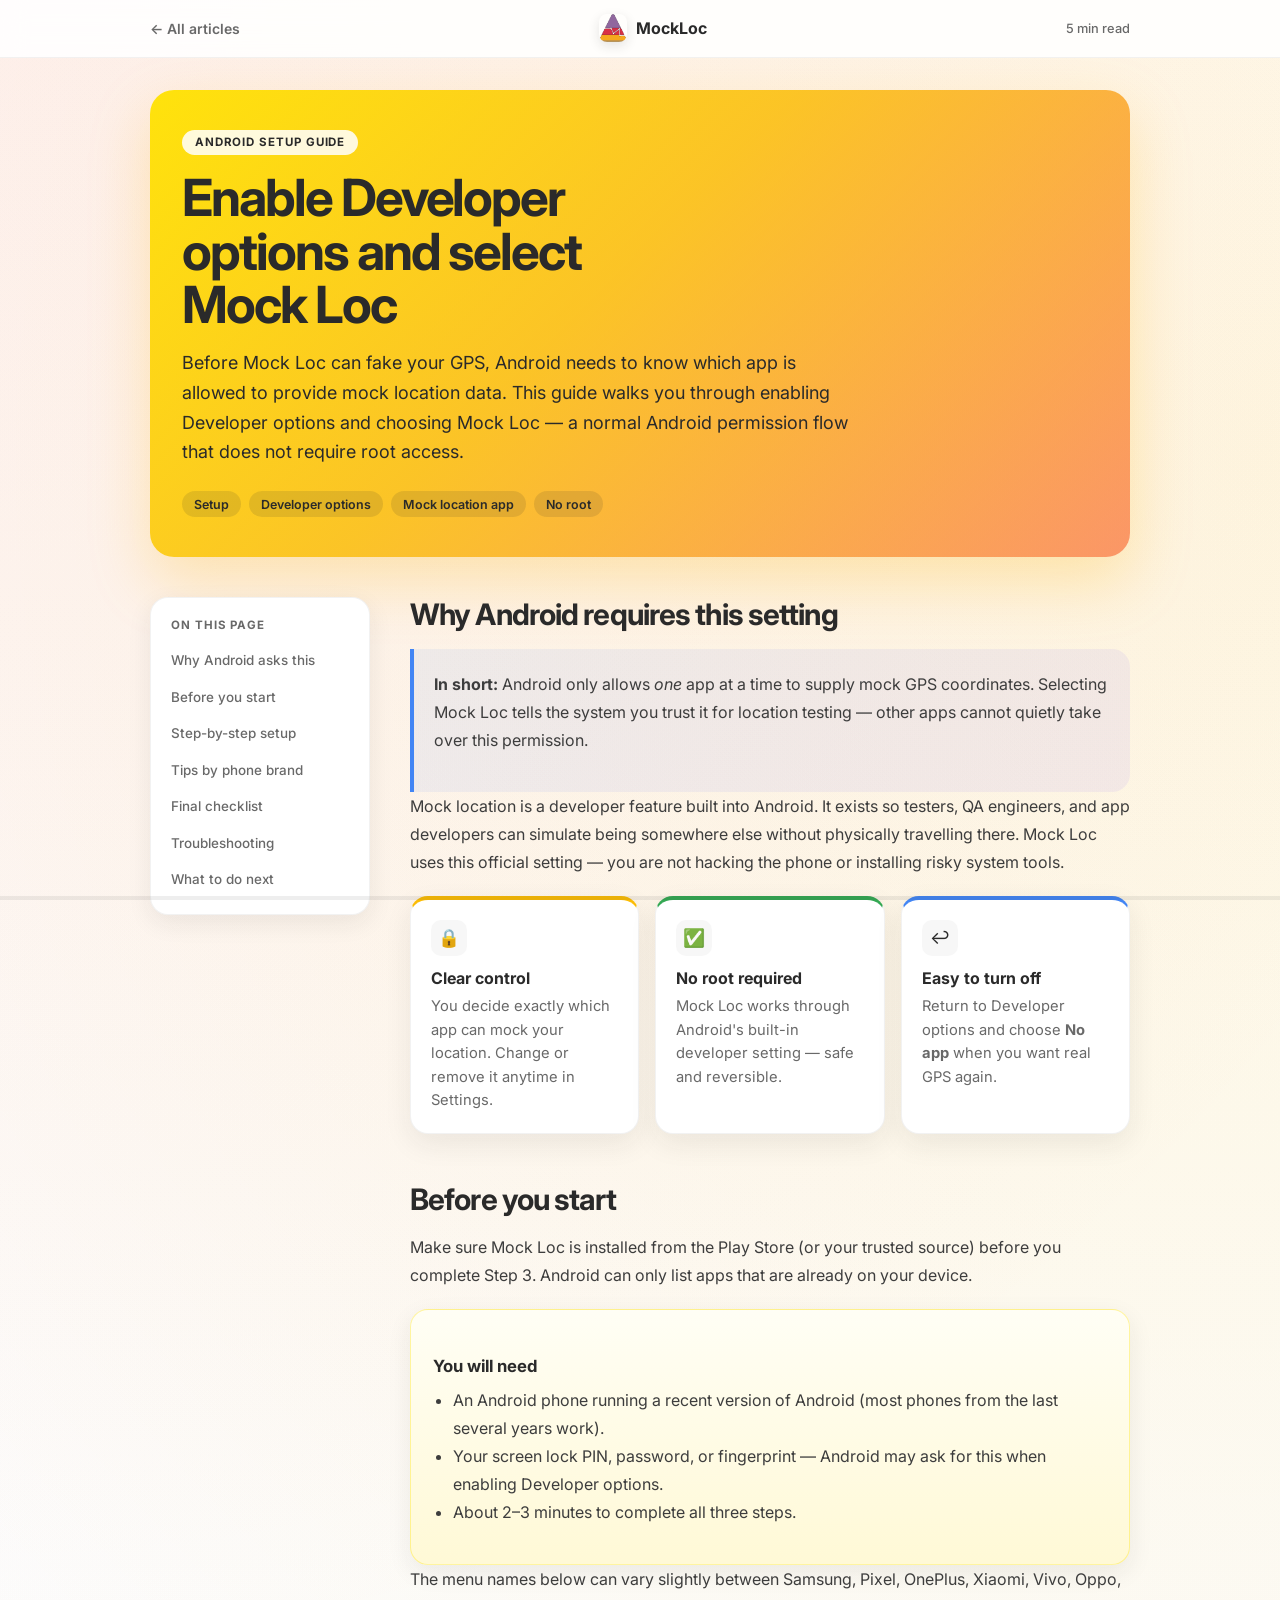
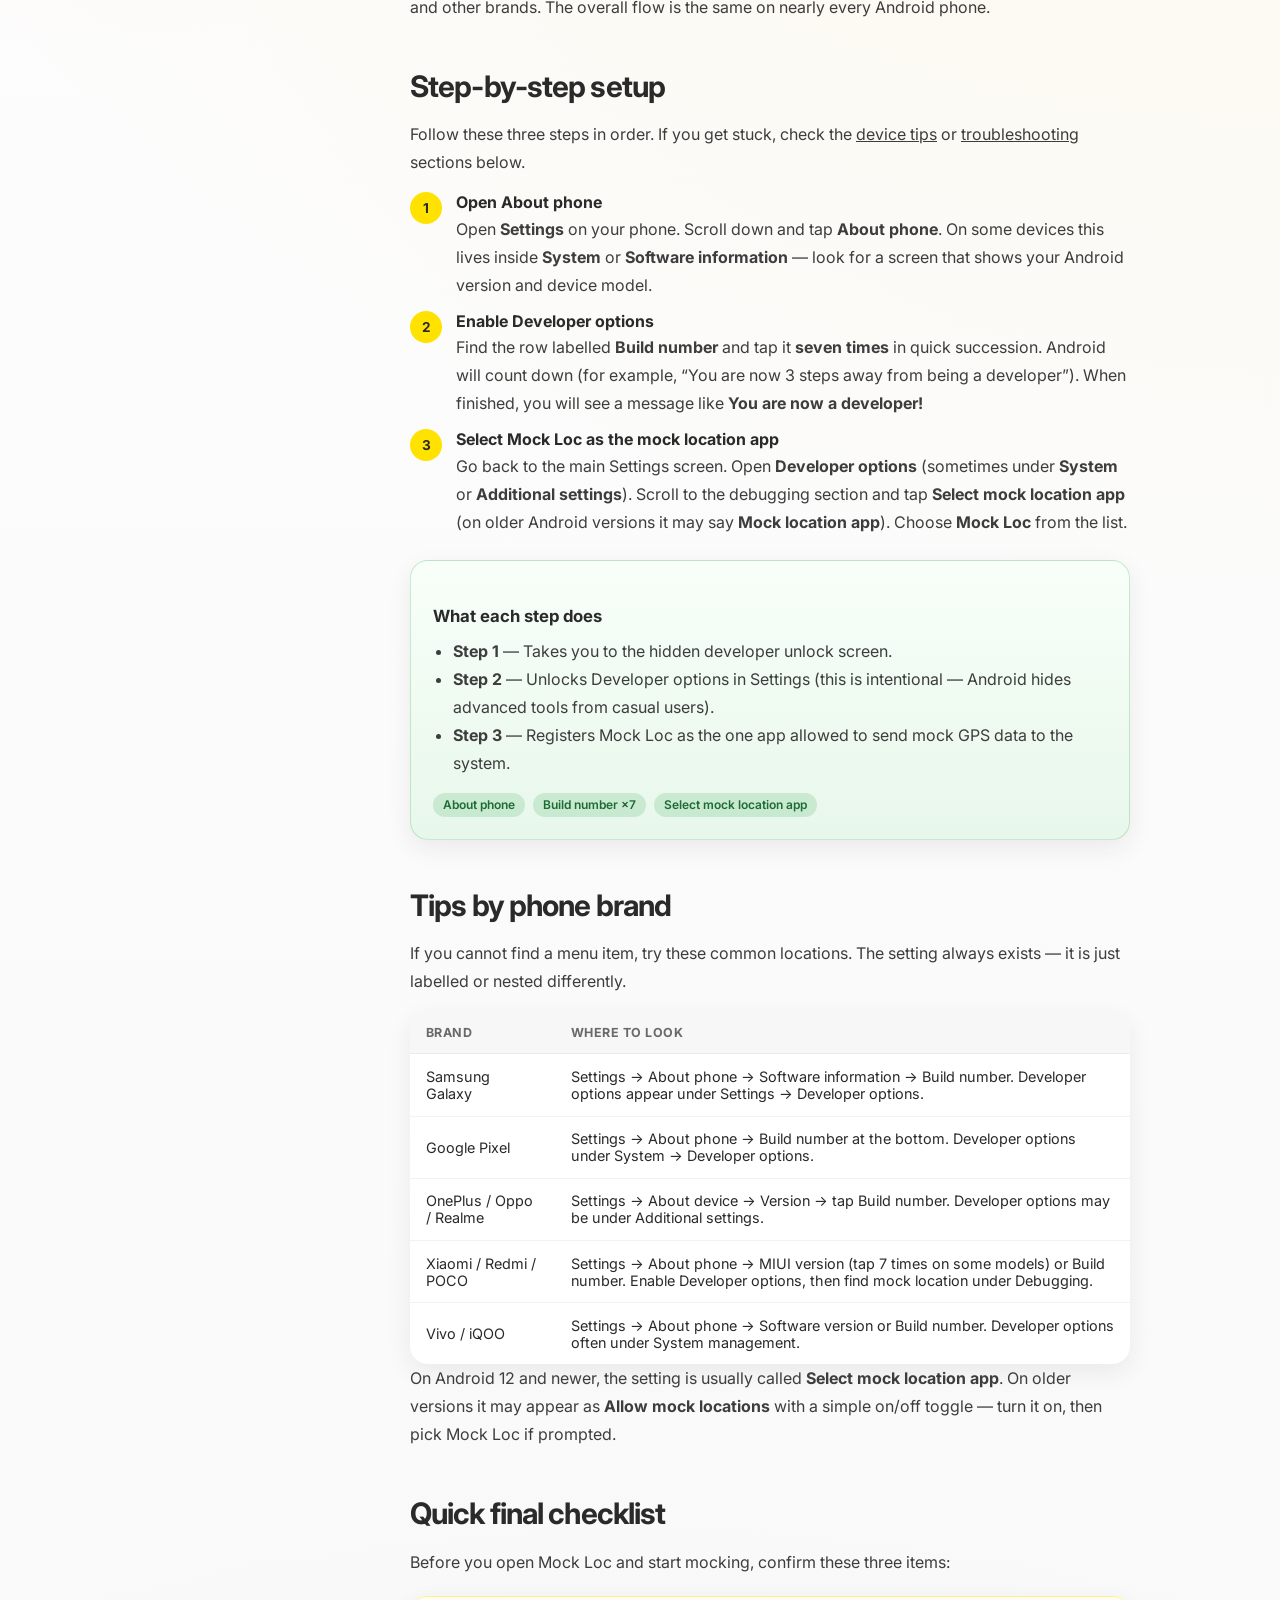
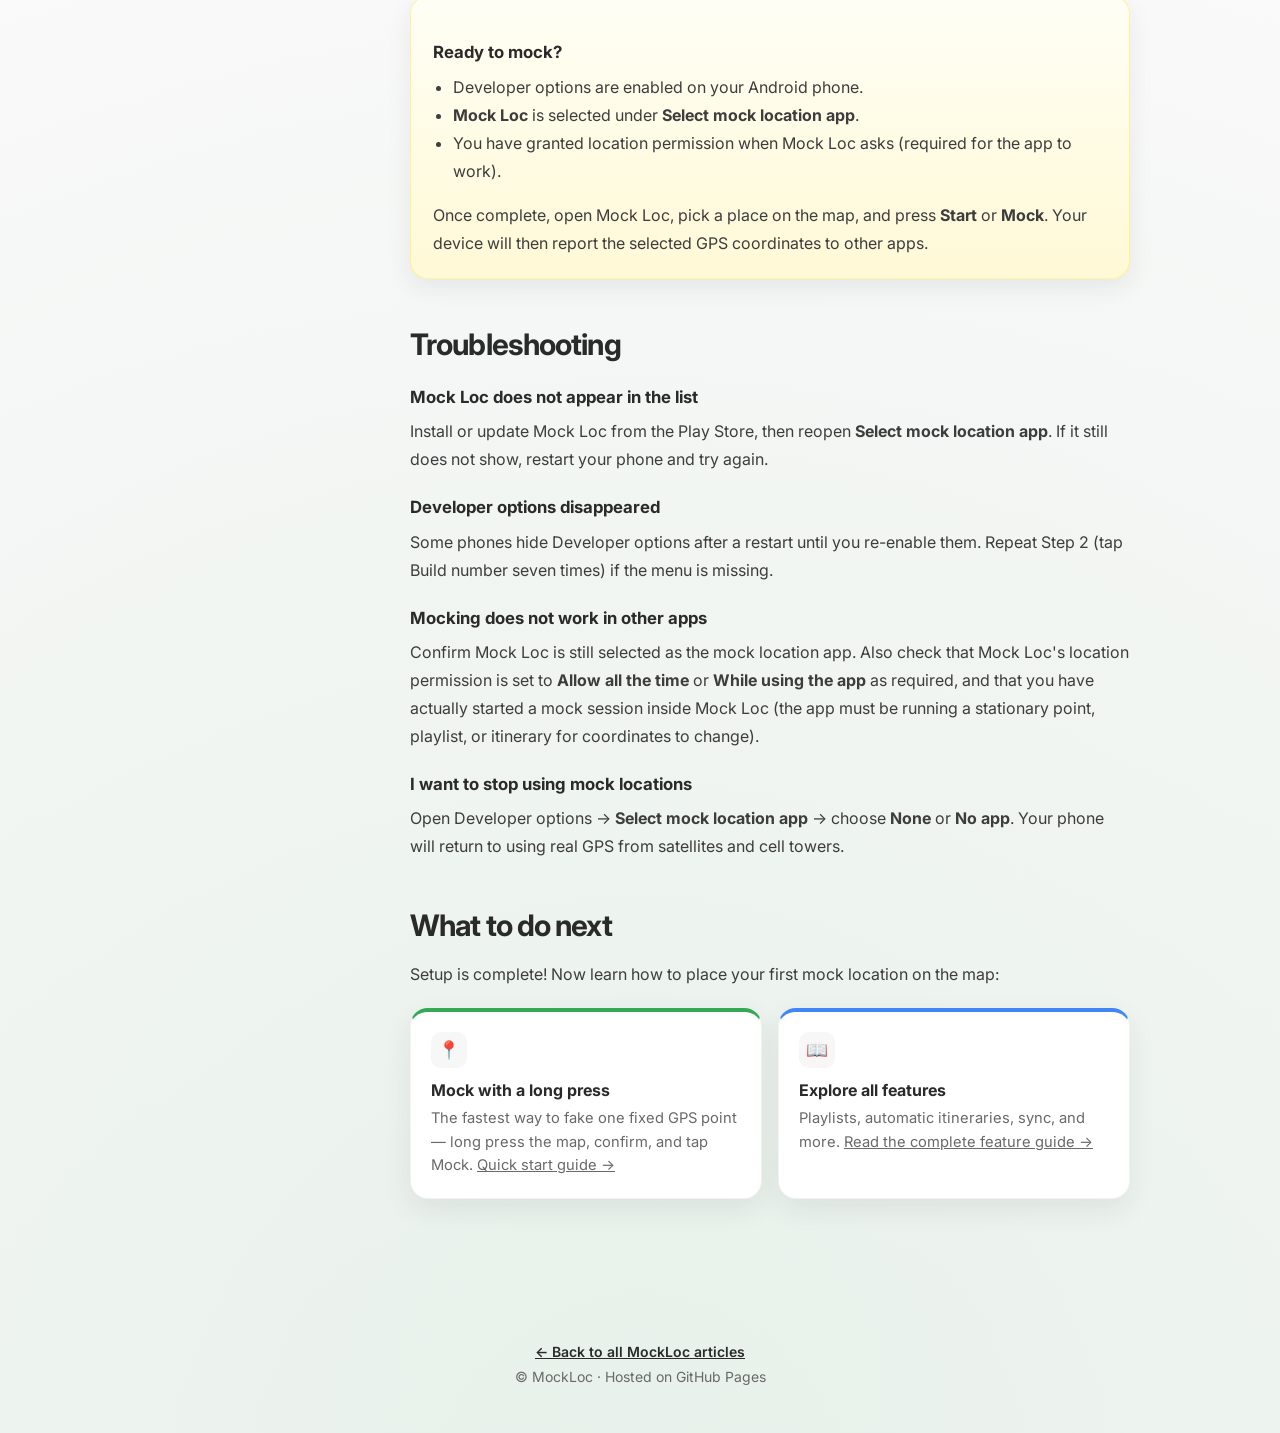
<file: enable-developer-options-mock-location-app.html>
<!DOCTYPE html>
<html lang="en">
<head>
  <meta charset="UTF-8">
  <meta name="viewport" content="width=device-width, initial-scale=1.0">
  <meta name="description" content="Step-by-step guide to enable Android Developer options and select Mock Loc as your mock location app — no root required.">
  <title>Enable Developer Options &amp; Select Mock Loc — Setup Guide</title>
  <link rel="preconnect" href="https://fonts.googleapis.com">
  <link rel="preconnect" href="https://fonts.gstatic.com" crossorigin>
  <link href="https://fonts.googleapis.com/css2?family=Inter:wght@400;500;600;700;800&display=swap" rel="stylesheet">
  <link rel="stylesheet" href="css/article.css">
</head>
<body>
  <div class="article-page">
    <header class="topbar">
      <div class="topbar-inner">
        <a class="back-link" href="index.html">← All articles</a>
        <div class="logo">
          <img class="logo-mark" src="assets/app-launcher.png" alt="" width="96" height="96">
          <span class="logo-text">MockLoc</span>
        </div>
        <span class="read-time">5 min read</span>
      </div>
    </header>

    <section class="hero">
      <span class="hero-badge">Android setup guide</span>
      <h1>Enable Developer options and select Mock Loc</h1>
      <p class="hero-lead">
        Before Mock Loc can fake your GPS, Android needs to know which app is allowed to provide
        mock location data. This guide walks you through enabling Developer options and choosing
        Mock Loc — a normal Android permission flow that does not require root access.
      </p>
      <div class="hero-tags">
        <span class="hero-tag">Setup</span>
        <span class="hero-tag">Developer options</span>
        <span class="hero-tag">Mock location app</span>
        <span class="hero-tag">No root</span>
      </div>
    </section>

    <div class="layout">
      <nav class="toc" aria-label="Table of contents">
        <p class="toc-title">On this page</p>
        <ul>
          <li><a href="#why-needed">Why Android asks this</a></li>
          <li><a href="#before-you-start">Before you start</a></li>
          <li><a href="#setup-steps">Step-by-step setup</a></li>
          <li><a href="#device-tips">Tips by phone brand</a></li>
          <li><a href="#final-check">Final checklist</a></li>
          <li><a href="#troubleshooting">Troubleshooting</a></li>
          <li><a href="#next-steps">What to do next</a></li>
        </ul>
      </nav>

      <article class="content">
        <section id="why-needed">
          <h2>Why Android requires this setting</h2>
          <div class="intro-box">
            <p>
              <strong>In short:</strong> Android only allows <em>one</em> app at a time to supply
              mock GPS coordinates. Selecting Mock Loc tells the system you trust it for location
              testing — other apps cannot quietly take over this permission.
            </p>
          </div>
          <p>
            Mock location is a developer feature built into Android. It exists so testers, QA
            engineers, and app developers can simulate being somewhere else without physically
            travelling there. Mock Loc uses this official setting — you are not hacking the phone
            or installing risky system tools.
          </p>

          <div class="feature-grid">
            <div class="feature-card feature-card--yellow">
              <span class="feature-icon" aria-hidden="true">🔒</span>
              <h3>Clear control</h3>
              <p>You decide exactly which app can mock your location. Change or remove it anytime in Settings.</p>
            </div>
            <div class="feature-card feature-card--green">
              <span class="feature-icon" aria-hidden="true">✅</span>
              <h3>No root required</h3>
              <p>Mock Loc works through Android&apos;s built-in developer setting — safe and reversible.</p>
            </div>
            <div class="feature-card feature-card--blue">
              <span class="feature-icon" aria-hidden="true">↩️</span>
              <h3>Easy to turn off</h3>
              <p>Return to Developer options and choose <strong>No app</strong> when you want real GPS again.</p>
            </div>
          </div>
        </section>

        <section id="before-you-start">
          <h2>Before you start</h2>
          <p>
            Make sure Mock Loc is installed from the Play Store (or your trusted source) before
            you complete Step 3. Android can only list apps that are already on your device.
          </p>
          <div class="detail-block detail-block--yellow">
            <h3>You will need</h3>
            <ul>
              <li>An Android phone running a recent version of Android (most phones from the last several years work).</li>
              <li>Your screen lock PIN, password, or fingerprint — Android may ask for this when enabling Developer options.</li>
              <li>About 2–3 minutes to complete all three steps.</li>
            </ul>
          </div>
          <p>
            The menu names below can vary slightly between Samsung, Pixel, OnePlus, Xiaomi, Vivo,
            Oppo, and other brands. The overall flow is the same on nearly every Android phone.
          </p>
        </section>

        <section id="setup-steps">
          <h2>Step-by-step setup</h2>
          <p>
            Follow these three steps in order. If you get stuck, check the
            <a href="#device-tips">device tips</a> or <a href="#troubleshooting">troubleshooting</a>
            sections below.
          </p>

          <div class="flow">
            <div class="flow-step">
              <span class="flow-num">1</span>
              <div>
                <strong>Open About phone</strong>
                <p>
                  Open <strong>Settings</strong> on your phone. Scroll down and tap
                  <strong>About phone</strong>. On some devices this lives inside
                  <strong>System</strong> or <strong>Software information</strong> — look for a
                  screen that shows your Android version and device model.
                </p>
              </div>
            </div>
            <div class="flow-step">
              <span class="flow-num">2</span>
              <div>
                <strong>Enable Developer options</strong>
                <p>
                  Find the row labelled <strong>Build number</strong> and tap it
                  <strong>seven times</strong> in quick succession. Android will count down (for
                  example, &ldquo;You are now 3 steps away from being a developer&rdquo;). When
                  finished, you will see a message like <strong>You are now a developer!</strong>
                </p>
              </div>
            </div>
            <div class="flow-step">
              <span class="flow-num">3</span>
              <div>
                <strong>Select Mock Loc as the mock location app</strong>
                <p>
                  Go back to the main Settings screen. Open <strong>Developer options</strong>
                  (sometimes under <strong>System</strong> or <strong>Additional settings</strong>).
                  Scroll to the debugging section and tap <strong>Select mock location app</strong>
                  (on older Android versions it may say <strong>Mock location app</strong>). Choose
                  <strong>Mock Loc</strong> from the list.
                </p>
              </div>
            </div>
          </div>

          <div class="detail-block detail-block--green" style="margin-top: 1.5rem;">
            <h3>What each step does</h3>
            <ul>
              <li><strong>Step 1</strong> — Takes you to the hidden developer unlock screen.</li>
              <li><strong>Step 2</strong> — Unlocks Developer options in Settings (this is intentional — Android hides advanced tools from casual users).</li>
              <li><strong>Step 3</strong> — Registers Mock Loc as the one app allowed to send mock GPS data to the system.</li>
            </ul>
            <div class="chip-row">
              <span class="chip chip--green">About phone</span>
              <span class="chip chip--green">Build number ×7</span>
              <span class="chip chip--green">Select mock location app</span>
            </div>
          </div>
        </section>

        <section id="device-tips">
          <h2>Tips by phone brand</h2>
          <p>
            If you cannot find a menu item, try these common locations. The setting always exists —
            it is just labelled or nested differently.
          </p>

          <table class="compare-table">
            <thead>
              <tr>
                <th>Brand</th>
                <th>Where to look</th>
              </tr>
            </thead>
            <tbody>
              <tr>
                <td>Samsung Galaxy</td>
                <td>Settings → About phone → Software information → Build number. Developer options appear under Settings → Developer options.</td>
              </tr>
              <tr>
                <td>Google Pixel</td>
                <td>Settings → About phone → Build number at the bottom. Developer options under System → Developer options.</td>
              </tr>
              <tr>
                <td>OnePlus / Oppo / Realme</td>
                <td>Settings → About device → Version → tap Build number. Developer options may be under Additional settings.</td>
              </tr>
              <tr>
                <td>Xiaomi / Redmi / POCO</td>
                <td>Settings → About phone → MIUI version (tap 7 times on some models) or Build number. Enable Developer options, then find mock location under Debugging.</td>
              </tr>
              <tr>
                <td>Vivo / iQOO</td>
                <td>Settings → About phone → Software version or Build number. Developer options often under System management.</td>
              </tr>
            </tbody>
          </table>

          <p>
            On Android 12 and newer, the setting is usually called
            <strong>Select mock location app</strong>. On older versions it may appear as
            <strong>Allow mock locations</strong> with a simple on/off toggle — turn it on, then
            pick Mock Loc if prompted.
          </p>
        </section>

        <section id="final-check">
          <h2>Quick final checklist</h2>
          <p>
            Before you open Mock Loc and start mocking, confirm these three items:
          </p>
          <div class="detail-block detail-block--yellow">
            <h3>Ready to mock?</h3>
            <ul>
              <li>Developer options are enabled on your Android phone.</li>
              <li><strong>Mock Loc</strong> is selected under <strong>Select mock location app</strong>.</li>
              <li>You have granted location permission when Mock Loc asks (required for the app to work).</li>
            </ul>
            <p style="margin-bottom: 0;">
              Once complete, open Mock Loc, pick a place on the map, and press <strong>Start</strong>
              or <strong>Mock</strong>. Your device will then report the selected GPS coordinates to
              other apps.
            </p>
          </div>
        </section>

        <section id="troubleshooting">
          <h2>Troubleshooting</h2>

          <h3>Mock Loc does not appear in the list</h3>
          <p>
            Install or update Mock Loc from the Play Store, then reopen
            <strong>Select mock location app</strong>. If it still does not show, restart your phone
            and try again.
          </p>

          <h3>Developer options disappeared</h3>
          <p>
            Some phones hide Developer options after a restart until you re-enable them. Repeat
            Step 2 (tap Build number seven times) if the menu is missing.
          </p>

          <h3>Mocking does not work in other apps</h3>
          <p>
            Confirm Mock Loc is still selected as the mock location app. Also check that Mock Loc&apos;s
            location permission is set to <strong>Allow all the time</strong> or
            <strong>While using the app</strong> as required, and that you have actually started a
            mock session inside Mock Loc (the app must be running a stationary point, playlist, or
            itinerary for coordinates to change).
          </p>

          <h3>I want to stop using mock locations</h3>
          <p>
            Open Developer options → <strong>Select mock location app</strong> → choose
            <strong>None</strong> or <strong>No app</strong>. Your phone will return to using real
            GPS from satellites and cell towers.
          </p>
        </section>

        <section id="next-steps">
          <h2>What to do next</h2>
          <p>
            Setup is complete! Now learn how to place your first mock location on the map:
          </p>
          <div class="feature-grid">
            <div class="feature-card feature-card--green">
              <span class="feature-icon" aria-hidden="true">📍</span>
              <h3>Mock with a long press</h3>
              <p>
                The fastest way to fake one fixed GPS point — long press the map, confirm, and tap Mock.
                <a href="stationary-pointer-long-press-quick-start.html">Quick start guide →</a>
              </p>
            </div>
            <div class="feature-card feature-card--blue">
              <span class="feature-icon" aria-hidden="true">📖</span>
              <h3>Explore all features</h3>
              <p>
                Playlists, automatic itineraries, sync, and more.
                <a href="mock-loc-guide.html">Read the complete feature guide →</a>
              </p>
            </div>
          </div>
        </section>
      </article>
    </div>

    <footer class="article-footer">
      <p><a href="index.html">← Back to all MockLoc articles</a></p>
      <p style="margin-top: 0.5rem;">&copy; MockLoc · Hosted on GitHub Pages</p>
    </footer>

    <div class="read-progress" aria-hidden="true">
      <div class="read-progress__bar" id="readProgressBar"></div>
    </div>
  </div>
  <script src="js/article.js"></script>
</body>
</html>
</file>
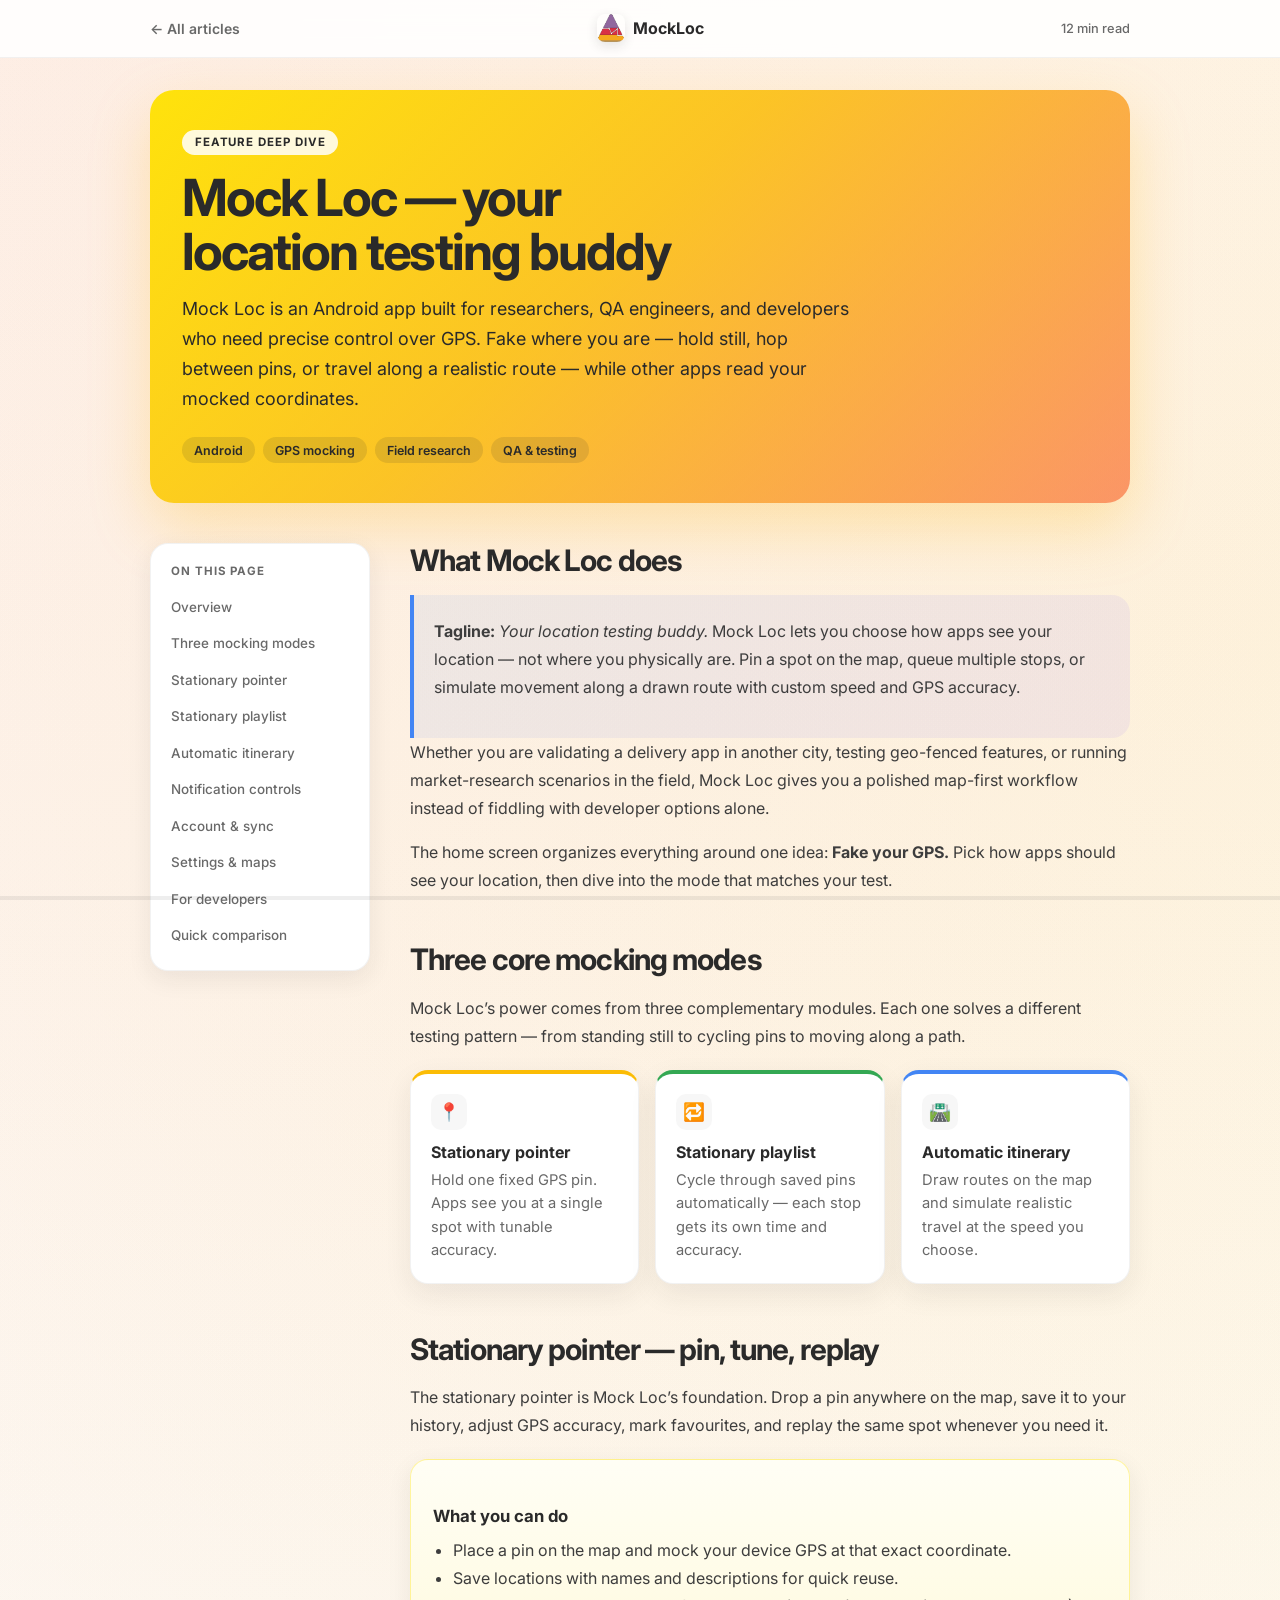
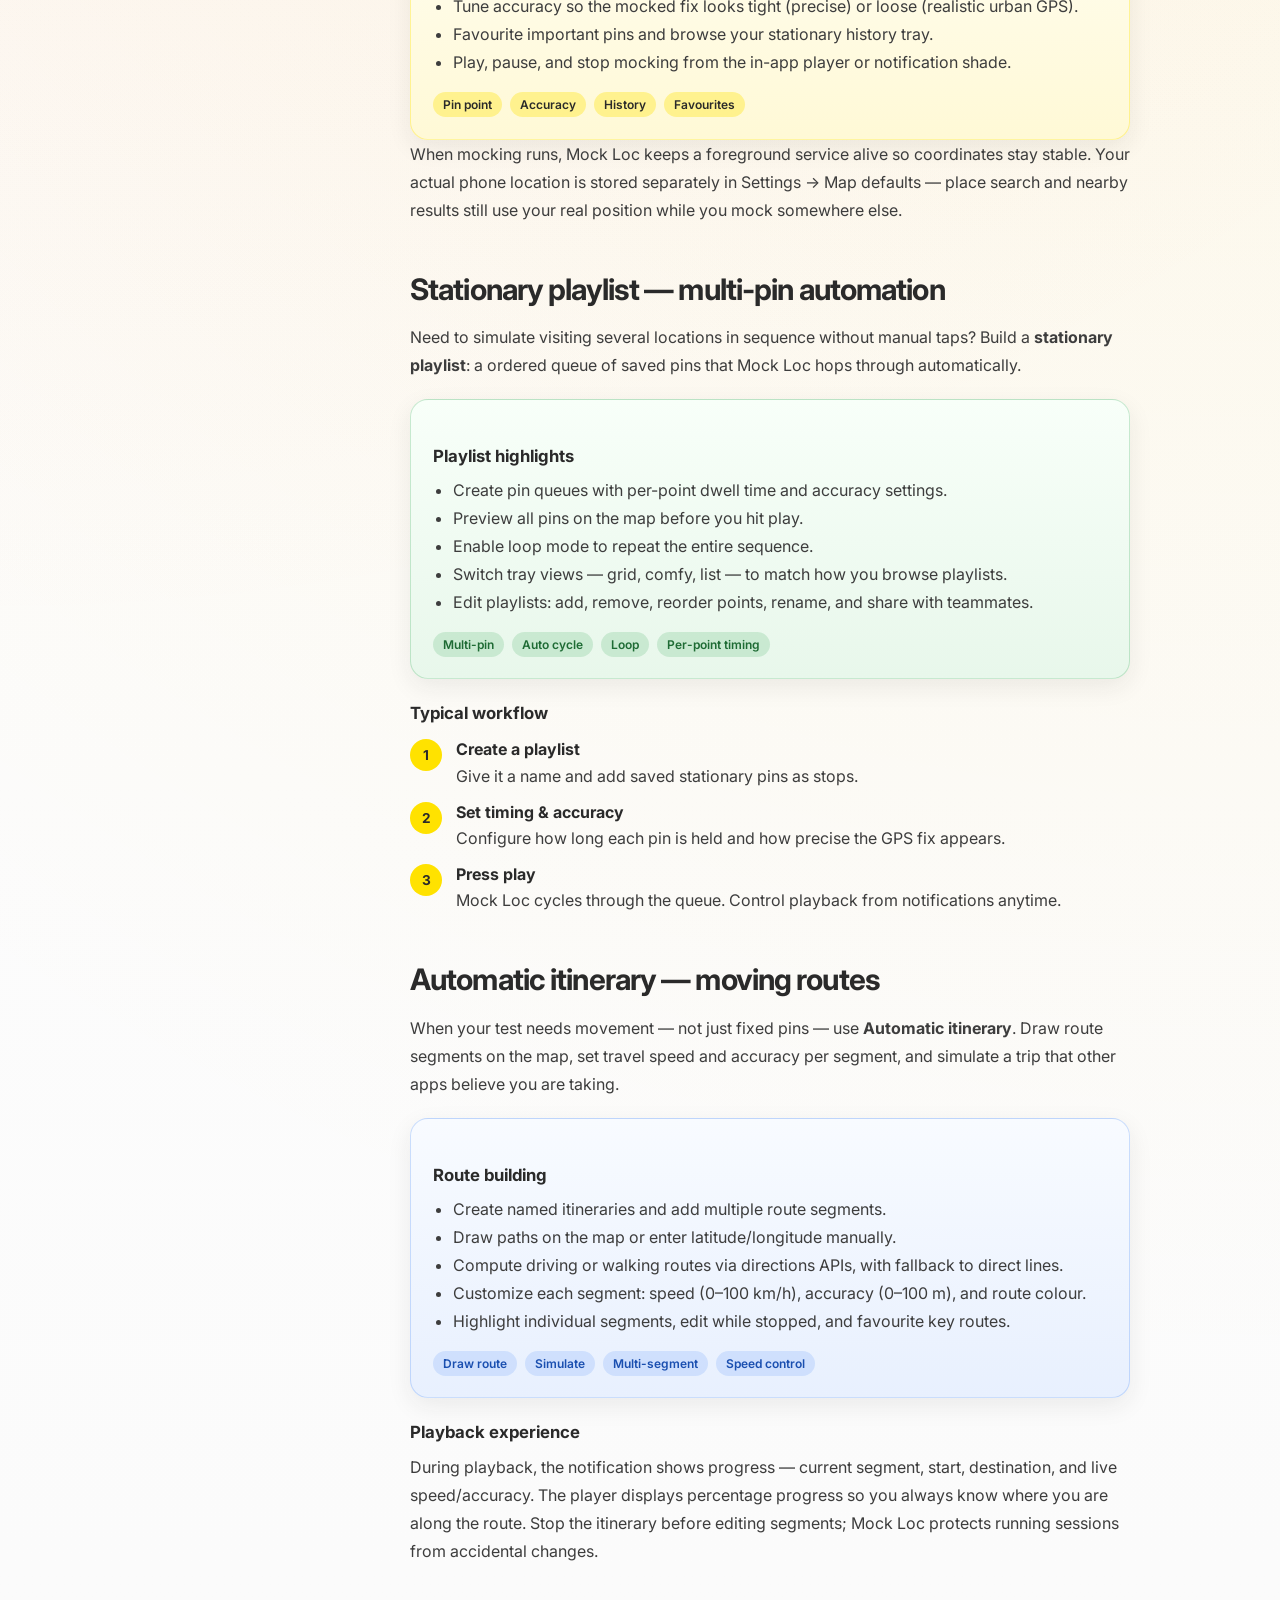
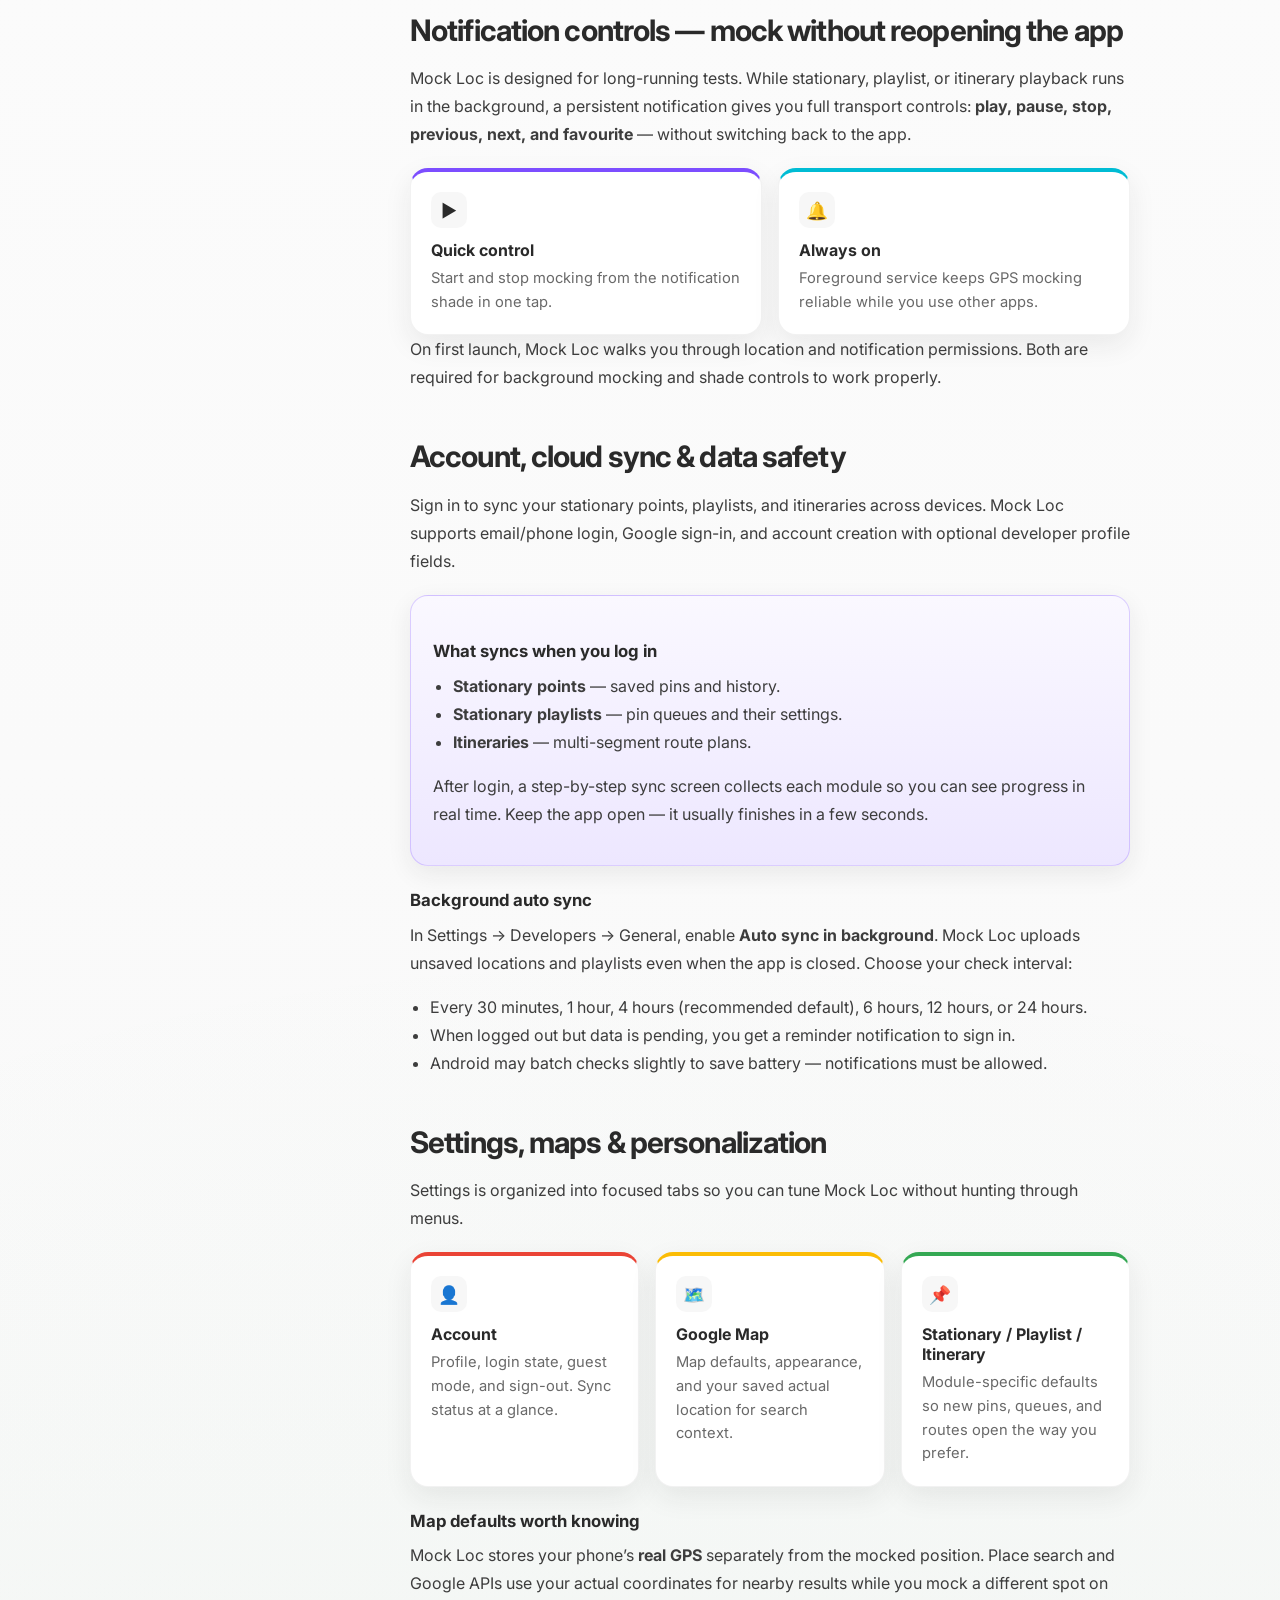
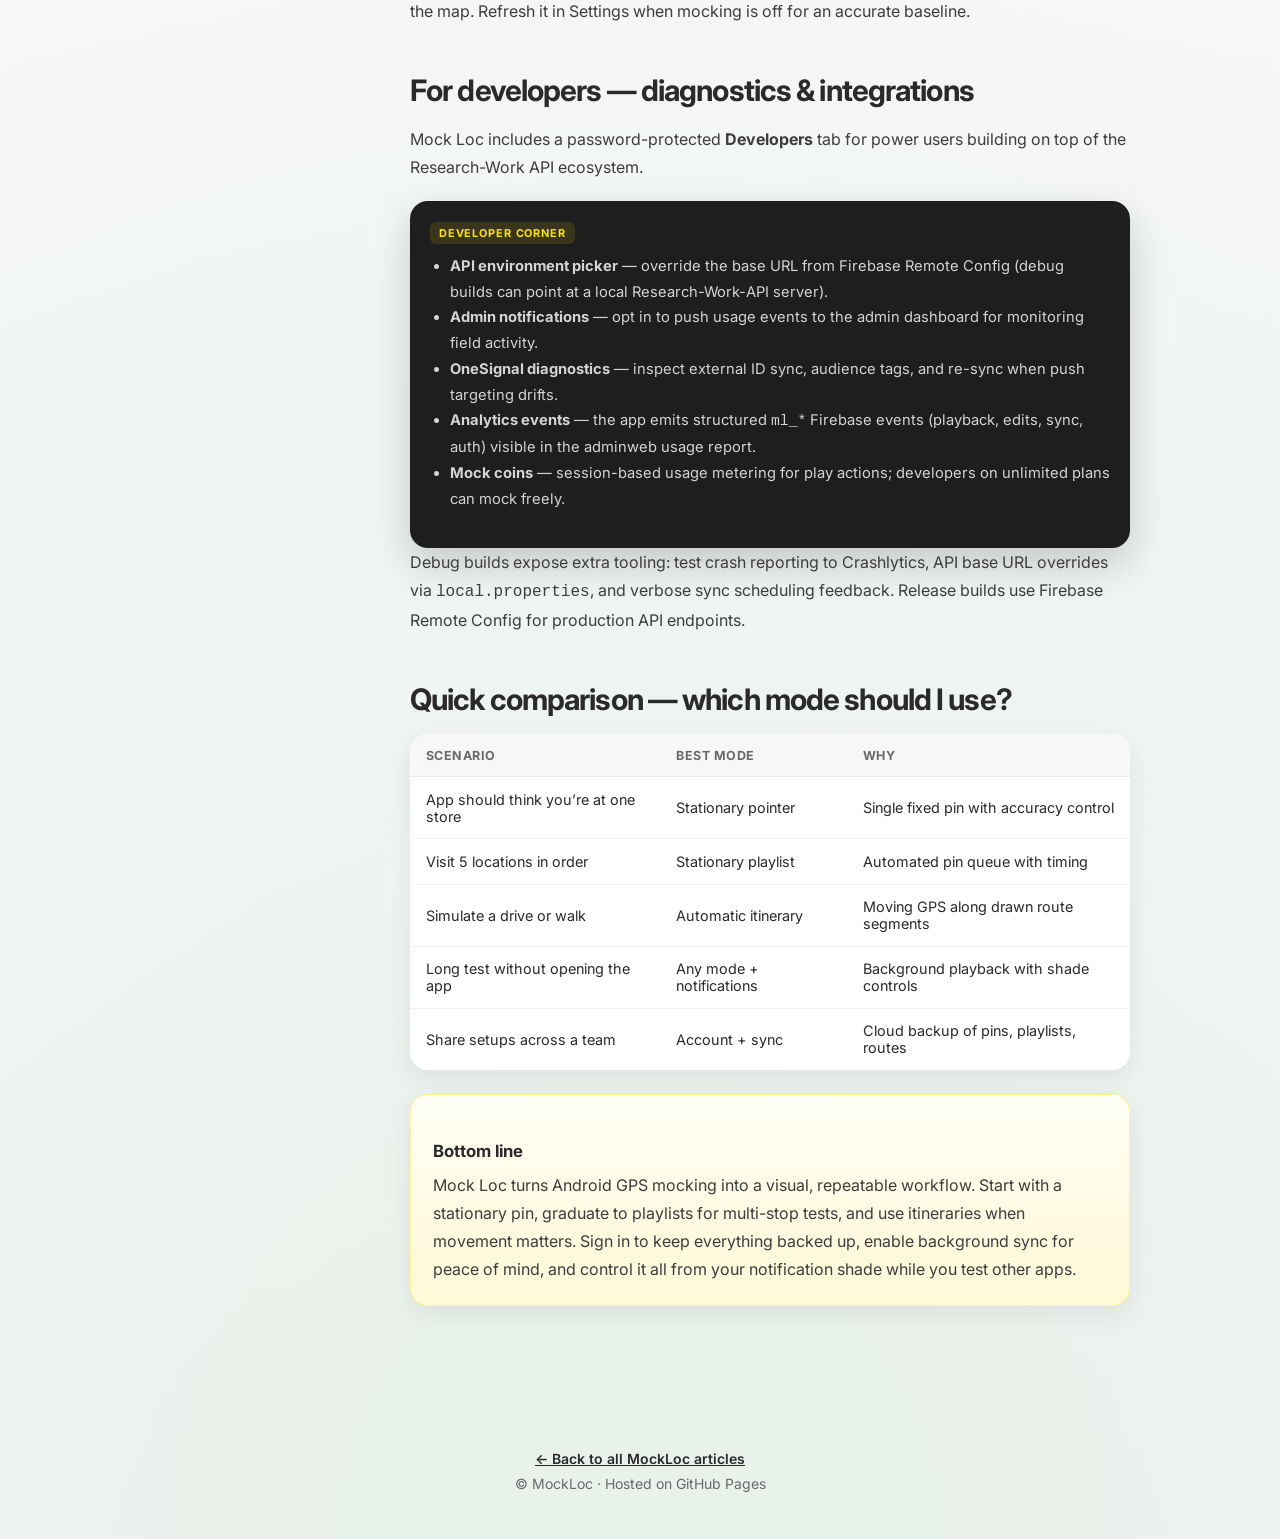
<file: mock-loc-guide.html>
<!DOCTYPE html>
<html lang="en">
<head>
  <meta charset="UTF-8">
  <meta name="viewport" content="width=device-width, initial-scale=1.0">
  <meta name="description" content="A detailed guide to Mock Loc — stationary pins, playlists, automatic itineraries, sync, notifications, and developer tools for Android GPS mocking.">
  <title>Mock Loc — Complete Feature Guide</title>
  <link rel="preconnect" href="https://fonts.googleapis.com">
  <link rel="preconnect" href="https://fonts.gstatic.com" crossorigin>
  <link href="https://fonts.googleapis.com/css2?family=Inter:wght@400;500;600;700;800&display=swap" rel="stylesheet">
  <link rel="stylesheet" href="css/article.css">
</head>
<body>
  <div class="article-page">
    <header class="topbar">
      <div class="topbar-inner">
        <a class="back-link" href="index.html">← All articles</a>
        <div class="logo">
          <img class="logo-mark" src="assets/app-launcher.png" alt="" width="96" height="96">
          <span class="logo-text">MockLoc</span>
        </div>
        <span class="read-time">12 min read</span>
      </div>
    </header>

    <section class="hero">
      <span class="hero-badge">Feature deep dive</span>
      <h1>Mock Loc — your location testing buddy</h1>
      <p class="hero-lead">
        Mock Loc is an Android app built for researchers, QA engineers, and developers who need
        precise control over GPS. Fake where you are — hold still, hop between pins, or travel
        along a realistic route — while other apps read your mocked coordinates.
      </p>
      <div class="hero-tags">
        <span class="hero-tag">Android</span>
        <span class="hero-tag">GPS mocking</span>
        <span class="hero-tag">Field research</span>
        <span class="hero-tag">QA &amp; testing</span>
      </div>
    </section>

    <div class="layout">
      <nav class="toc" aria-label="Table of contents">
        <p class="toc-title">On this page</p>
        <ul>
          <li><a href="#overview">Overview</a></li>
          <li><a href="#three-modes">Three mocking modes</a></li>
          <li><a href="#stationary">Stationary pointer</a></li>
          <li><a href="#playlist">Stationary playlist</a></li>
          <li><a href="#itinerary">Automatic itinerary</a></li>
          <li><a href="#notifications">Notification controls</a></li>
          <li><a href="#account-sync">Account &amp; sync</a></li>
          <li><a href="#settings">Settings &amp; maps</a></li>
          <li><a href="#developers">For developers</a></li>
          <li><a href="#summary">Quick comparison</a></li>
        </ul>
      </nav>

      <article class="content">
        <section id="overview">
          <h2>What Mock Loc does</h2>
          <div class="intro-box">
            <p>
              <strong>Tagline:</strong> <em>Your location testing buddy.</em> Mock Loc lets you
              choose how apps see your location — not where you physically are. Pin a spot on the
              map, queue multiple stops, or simulate movement along a drawn route with custom speed
              and GPS accuracy.
            </p>
          </div>
          <p>
            Whether you are validating a delivery app in another city, testing geo-fenced features,
            or running market-research scenarios in the field, Mock Loc gives you a polished map-first
            workflow instead of fiddling with developer options alone.
          </p>
          <p>
            The home screen organizes everything around one idea: <strong>Fake your GPS.</strong>
            Pick how apps should see your location, then dive into the mode that matches your test.
          </p>
        </section>

        <section id="three-modes">
          <h2>Three core mocking modes</h2>
          <p>
            Mock Loc’s power comes from three complementary modules. Each one solves a different
            testing pattern — from standing still to cycling pins to moving along a path.
          </p>

          <div class="feature-grid">
            <div class="feature-card feature-card--yellow">
              <span class="feature-icon" aria-hidden="true">📍</span>
              <h3>Stationary pointer</h3>
              <p>Hold one fixed GPS pin. Apps see you at a single spot with tunable accuracy.</p>
            </div>
            <div class="feature-card feature-card--green">
              <span class="feature-icon" aria-hidden="true">🔁</span>
              <h3>Stationary playlist</h3>
              <p>Cycle through saved pins automatically — each stop gets its own time and accuracy.</p>
            </div>
            <div class="feature-card feature-card--blue">
              <span class="feature-icon" aria-hidden="true">🛣️</span>
              <h3>Automatic itinerary</h3>
              <p>Draw routes on the map and simulate realistic travel at the speed you choose.</p>
            </div>
          </div>
        </section>

        <section id="stationary">
          <h2>Stationary pointer — pin, tune, replay</h2>
          <p>
            The stationary pointer is Mock Loc’s foundation. Drop a pin anywhere on the map, save it
            to your history, adjust GPS accuracy, mark favourites, and replay the same spot whenever
            you need it.
          </p>

          <div class="detail-block detail-block--yellow">
            <h3>What you can do</h3>
            <ul>
              <li>Place a pin on the map and mock your device GPS at that exact coordinate.</li>
              <li>Save locations with names and descriptions for quick reuse.</li>
              <li>Tune accuracy so the mocked fix looks tight (precise) or loose (realistic urban GPS).</li>
              <li>Favourite important pins and browse your stationary history tray.</li>
              <li>Play, pause, and stop mocking from the in-app player or notification shade.</li>
            </ul>
            <div class="chip-row">
              <span class="chip chip--yellow">Pin point</span>
              <span class="chip chip--yellow">Accuracy</span>
              <span class="chip chip--yellow">History</span>
              <span class="chip chip--yellow">Favourites</span>
            </div>
          </div>

          <p>
            When mocking runs, Mock Loc keeps a foreground service alive so coordinates stay stable.
            Your actual phone location is stored separately in Settings → Map defaults — place search
            and nearby results still use your real position while you mock somewhere else.
          </p>
        </section>

        <section id="playlist">
          <h2>Stationary playlist — multi-pin automation</h2>
          <p>
            Need to simulate visiting several locations in sequence without manual taps? Build a
            <strong>stationary playlist</strong>: a ordered queue of saved pins that Mock Loc hops
            through automatically.
          </p>

          <div class="detail-block detail-block--green">
            <h3>Playlist highlights</h3>
            <ul>
              <li>Create pin queues with per-point dwell time and accuracy settings.</li>
              <li>Preview all pins on the map before you hit play.</li>
              <li>Enable loop mode to repeat the entire sequence.</li>
              <li>Switch tray views — grid, comfy, list — to match how you browse playlists.</li>
              <li>Edit playlists: add, remove, reorder points, rename, and share with teammates.</li>
            </ul>
            <div class="chip-row">
              <span class="chip chip--green">Multi-pin</span>
              <span class="chip chip--green">Auto cycle</span>
              <span class="chip chip--green">Loop</span>
              <span class="chip chip--green">Per-point timing</span>
            </div>
          </div>

          <h3>Typical workflow</h3>
          <div class="flow">
            <div class="flow-step">
              <span class="flow-num">1</span>
              <div>
                <strong>Create a playlist</strong>
                <p>Give it a name and add saved stationary pins as stops.</p>
              </div>
            </div>
            <div class="flow-step">
              <span class="flow-num">2</span>
              <div>
                <strong>Set timing &amp; accuracy</strong>
                <p>Configure how long each pin is held and how precise the GPS fix appears.</p>
              </div>
            </div>
            <div class="flow-step">
              <span class="flow-num">3</span>
              <div>
                <strong>Press play</strong>
                <p>Mock Loc cycles through the queue. Control playback from notifications anytime.</p>
              </div>
            </div>
          </div>
        </section>

        <section id="itinerary">
          <h2>Automatic itinerary — moving routes</h2>
          <p>
            When your test needs movement — not just fixed pins — use <strong>Automatic itinerary</strong>.
            Draw route segments on the map, set travel speed and accuracy per segment, and simulate
            a trip that other apps believe you are taking.
          </p>

          <div class="detail-block detail-block--blue">
            <h3>Route building</h3>
            <ul>
              <li>Create named itineraries and add multiple route segments.</li>
              <li>Draw paths on the map or enter latitude/longitude manually.</li>
              <li>Compute driving or walking routes via directions APIs, with fallback to direct lines.</li>
              <li>Customize each segment: speed (0–100 km/h), accuracy (0–100 m), and route colour.</li>
              <li>Highlight individual segments, edit while stopped, and favourite key routes.</li>
            </ul>
            <div class="chip-row">
              <span class="chip chip--blue">Draw route</span>
              <span class="chip chip--blue">Simulate</span>
              <span class="chip chip--blue">Multi-segment</span>
              <span class="chip chip--blue">Speed control</span>
            </div>
          </div>

          <h3>Playback experience</h3>
          <p>
            During playback, the notification shows progress — current segment, start, destination,
            and live speed/accuracy. The player displays percentage progress so you always know where
            you are along the route. Stop the itinerary before editing segments; Mock Loc protects
            running sessions from accidental changes.
          </p>
        </section>

        <section id="notifications">
          <h2>Notification controls — mock without reopening the app</h2>
          <p>
            Mock Loc is designed for long-running tests. While stationary, playlist, or itinerary
            playback runs in the background, a persistent notification gives you full transport
            controls: <strong>play, pause, stop, previous, next, and favourite</strong> — without
            switching back to the app.
          </p>

          <div class="feature-grid">
            <div class="feature-card feature-card--purple">
              <span class="feature-icon" aria-hidden="true">▶️</span>
              <h3>Quick control</h3>
              <p>Start and stop mocking from the notification shade in one tap.</p>
            </div>
            <div class="feature-card feature-card--cyan">
              <span class="feature-icon" aria-hidden="true">🔔</span>
              <h3>Always on</h3>
              <p>Foreground service keeps GPS mocking reliable while you use other apps.</p>
            </div>
          </div>

          <p>
            On first launch, Mock Loc walks you through location and notification permissions.
            Both are required for background mocking and shade controls to work properly.
          </p>
        </section>

        <section id="account-sync">
          <h2>Account, cloud sync &amp; data safety</h2>
          <p>
            Sign in to sync your stationary points, playlists, and itineraries across devices.
            Mock Loc supports email/phone login, Google sign-in, and account creation with optional
            developer profile fields.
          </p>

          <div class="detail-block detail-block--purple">
            <h3>What syncs when you log in</h3>
            <ul>
              <li><strong>Stationary points</strong> — saved pins and history.</li>
              <li><strong>Stationary playlists</strong> — pin queues and their settings.</li>
              <li><strong>Itineraries</strong> — multi-segment route plans.</li>
            </ul>
            <p>
              After login, a step-by-step sync screen collects each module so you can see progress
              in real time. Keep the app open — it usually finishes in a few seconds.
            </p>
          </div>

          <h3>Background auto sync</h3>
          <p>
            In Settings → Developers → General, enable <strong>Auto sync in background</strong>.
            Mock Loc uploads unsaved locations and playlists even when the app is closed. Choose
            your check interval:
          </p>
          <ul>
            <li>Every 30 minutes, 1 hour, 4 hours (recommended default), 6 hours, 12 hours, or 24 hours.</li>
            <li>When logged out but data is pending, you get a reminder notification to sign in.</li>
            <li>Android may batch checks slightly to save battery — notifications must be allowed.</li>
          </ul>
        </section>

        <section id="settings">
          <h2>Settings, maps &amp; personalization</h2>
          <p>
            Settings is organized into focused tabs so you can tune Mock Loc without hunting through
            menus.
          </p>

          <div class="feature-grid">
            <div class="feature-card feature-card--red">
              <span class="feature-icon" aria-hidden="true">👤</span>
              <h3>Account</h3>
              <p>Profile, login state, guest mode, and sign-out. Sync status at a glance.</p>
            </div>
            <div class="feature-card feature-card--yellow">
              <span class="feature-icon" aria-hidden="true">🗺️</span>
              <h3>Google Map</h3>
              <p>Map defaults, appearance, and your saved actual location for search context.</p>
            </div>
            <div class="feature-card feature-card--green">
              <span class="feature-icon" aria-hidden="true">📌</span>
              <h3>Stationary / Playlist / Itinerary</h3>
              <p>Module-specific defaults so new pins, queues, and routes open the way you prefer.</p>
            </div>
          </div>

          <h3>Map defaults worth knowing</h3>
          <p>
            Mock Loc stores your phone’s <strong>real GPS</strong> separately from the mocked position.
            Place search and Google APIs use your actual coordinates for nearby results while you
            mock a different spot on the map. Refresh it in Settings when mocking is off for an
            accurate baseline.
          </p>
        </section>

        <section id="developers">
          <h2>For developers — diagnostics &amp; integrations</h2>
          <p>
            Mock Loc includes a password-protected <strong>Developers</strong> tab for power users
            building on top of the Research-Work API ecosystem.
          </p>

          <div class="dev-callout">
            <span class="dev-callout-label">Developer corner</span>
            <ul>
              <li><strong>API environment picker</strong> — override the base URL from Firebase Remote Config (debug builds can point at a local Research-Work-API server).</li>
              <li><strong>Admin notifications</strong> — opt in to push usage events to the admin dashboard for monitoring field activity.</li>
              <li><strong>OneSignal diagnostics</strong> — inspect external ID sync, audience tags, and re-sync when push targeting drifts.</li>
              <li><strong>Analytics events</strong> — the app emits structured <code>ml_*</code> Firebase events (playback, edits, sync, auth) visible in the adminweb usage report.</li>
              <li><strong>Mock coins</strong> — session-based usage metering for play actions; developers on unlimited plans can mock freely.</li>
            </ul>
          </div>

          <p>
            Debug builds expose extra tooling: test crash reporting to Crashlytics, API base URL
            overrides via <code>local.properties</code>, and verbose sync scheduling feedback.
            Release builds use Firebase Remote Config for production API endpoints.
          </p>
        </section>

        <section id="summary">
          <h2>Quick comparison — which mode should I use?</h2>
          <table class="compare-table">
            <thead>
              <tr>
                <th>Scenario</th>
                <th>Best mode</th>
                <th>Why</th>
              </tr>
            </thead>
            <tbody>
              <tr>
                <td>App should think you’re at one store</td>
                <td>Stationary pointer</td>
                <td>Single fixed pin with accuracy control</td>
              </tr>
              <tr>
                <td>Visit 5 locations in order</td>
                <td>Stationary playlist</td>
                <td>Automated pin queue with timing</td>
              </tr>
              <tr>
                <td>Simulate a drive or walk</td>
                <td>Automatic itinerary</td>
                <td>Moving GPS along drawn route segments</td>
              </tr>
              <tr>
                <td>Long test without opening the app</td>
                <td>Any mode + notifications</td>
                <td>Background playback with shade controls</td>
              </tr>
              <tr>
                <td>Share setups across a team</td>
                <td>Account + sync</td>
                <td>Cloud backup of pins, playlists, routes</td>
              </tr>
            </tbody>
          </table>

          <div class="detail-block detail-block--yellow" style="margin-top: 1.5rem;">
            <h3>Bottom line</h3>
            <p style="margin-bottom: 0;">
              Mock Loc turns Android GPS mocking into a visual, repeatable workflow. Start with a
              stationary pin, graduate to playlists for multi-stop tests, and use itineraries when
              movement matters. Sign in to keep everything backed up, enable background sync for
              peace of mind, and control it all from your notification shade while you test other apps.
            </p>
          </div>
        </section>
      </article>
    </div>

    <footer class="article-footer">
      <p><a href="index.html">← Back to all MockLoc articles</a></p>
      <p style="margin-top: 0.5rem;">&copy; MockLoc · Hosted on GitHub Pages</p>
    </footer>

    <div class="read-progress" aria-hidden="true">
      <div class="read-progress__bar" id="readProgressBar"></div>
    </div>
  </div>
  <script src="js/article.js"></script>
</body>
</html>
</file>
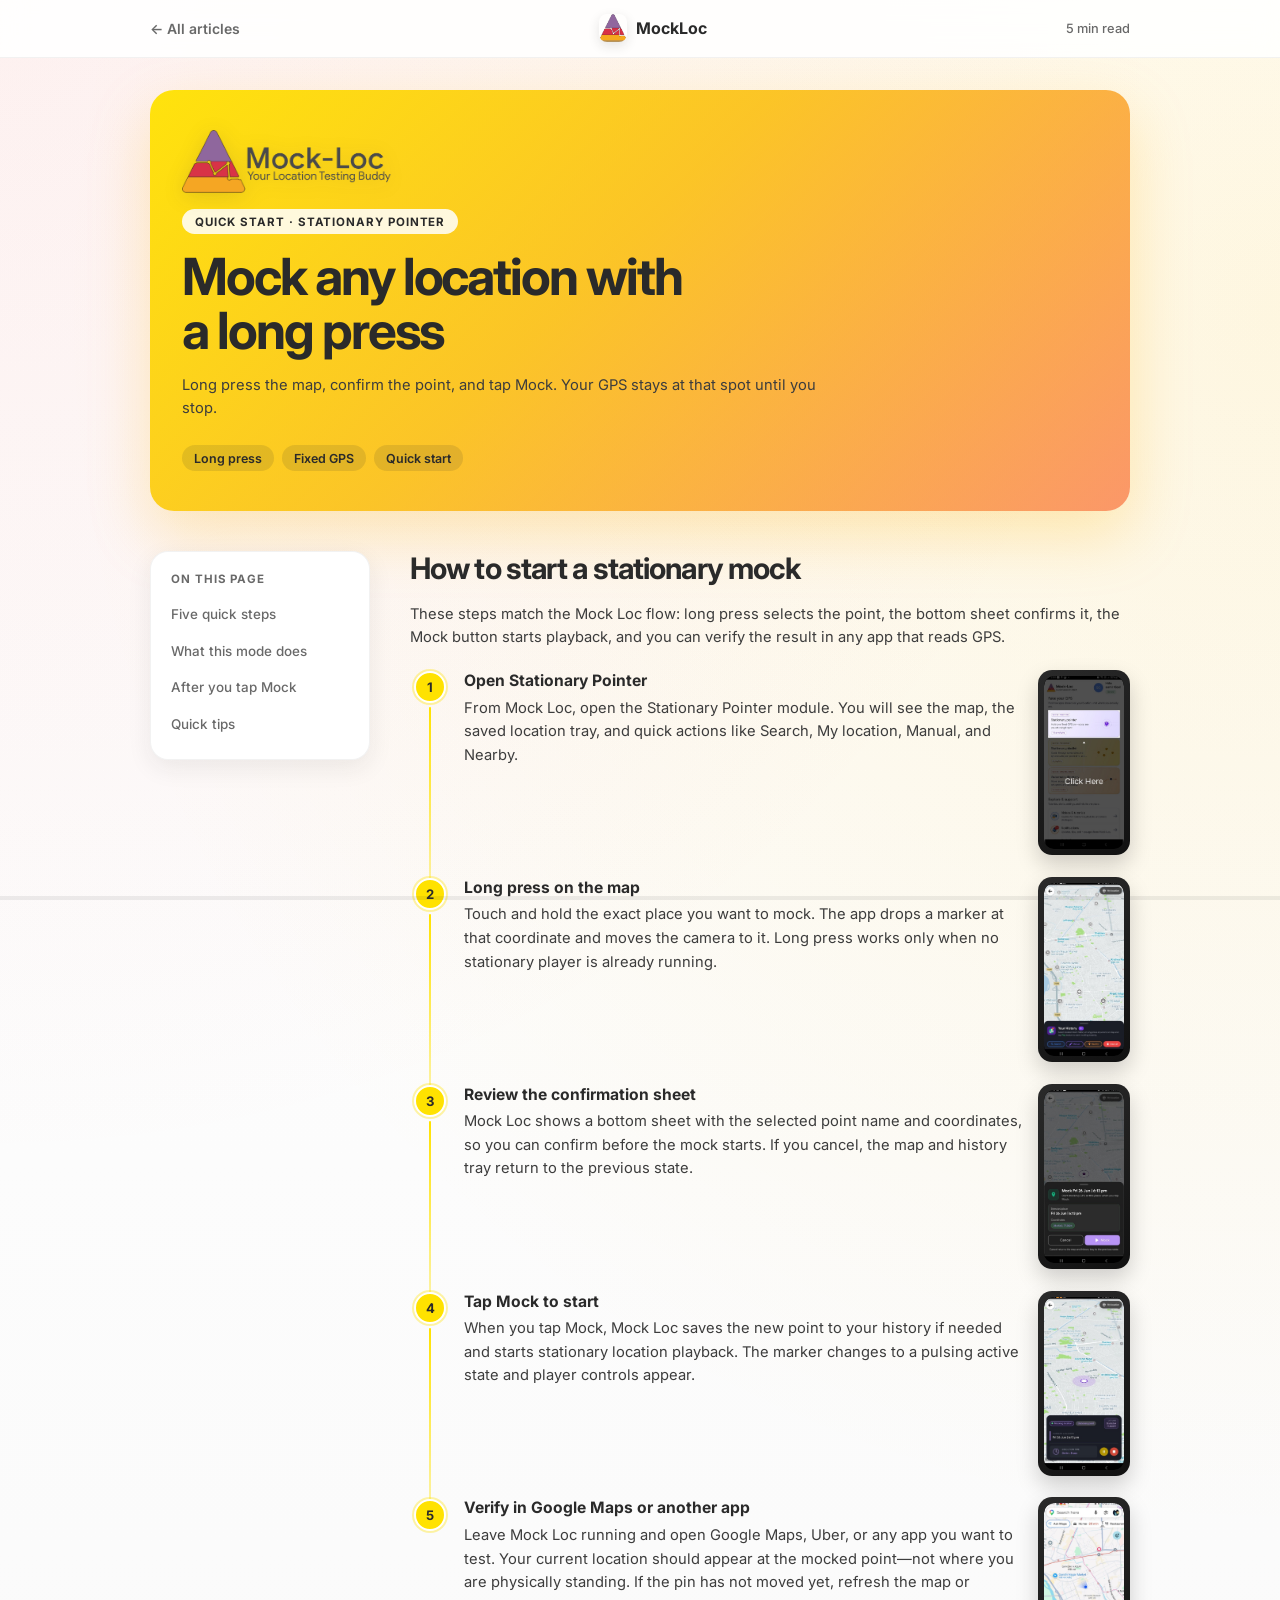
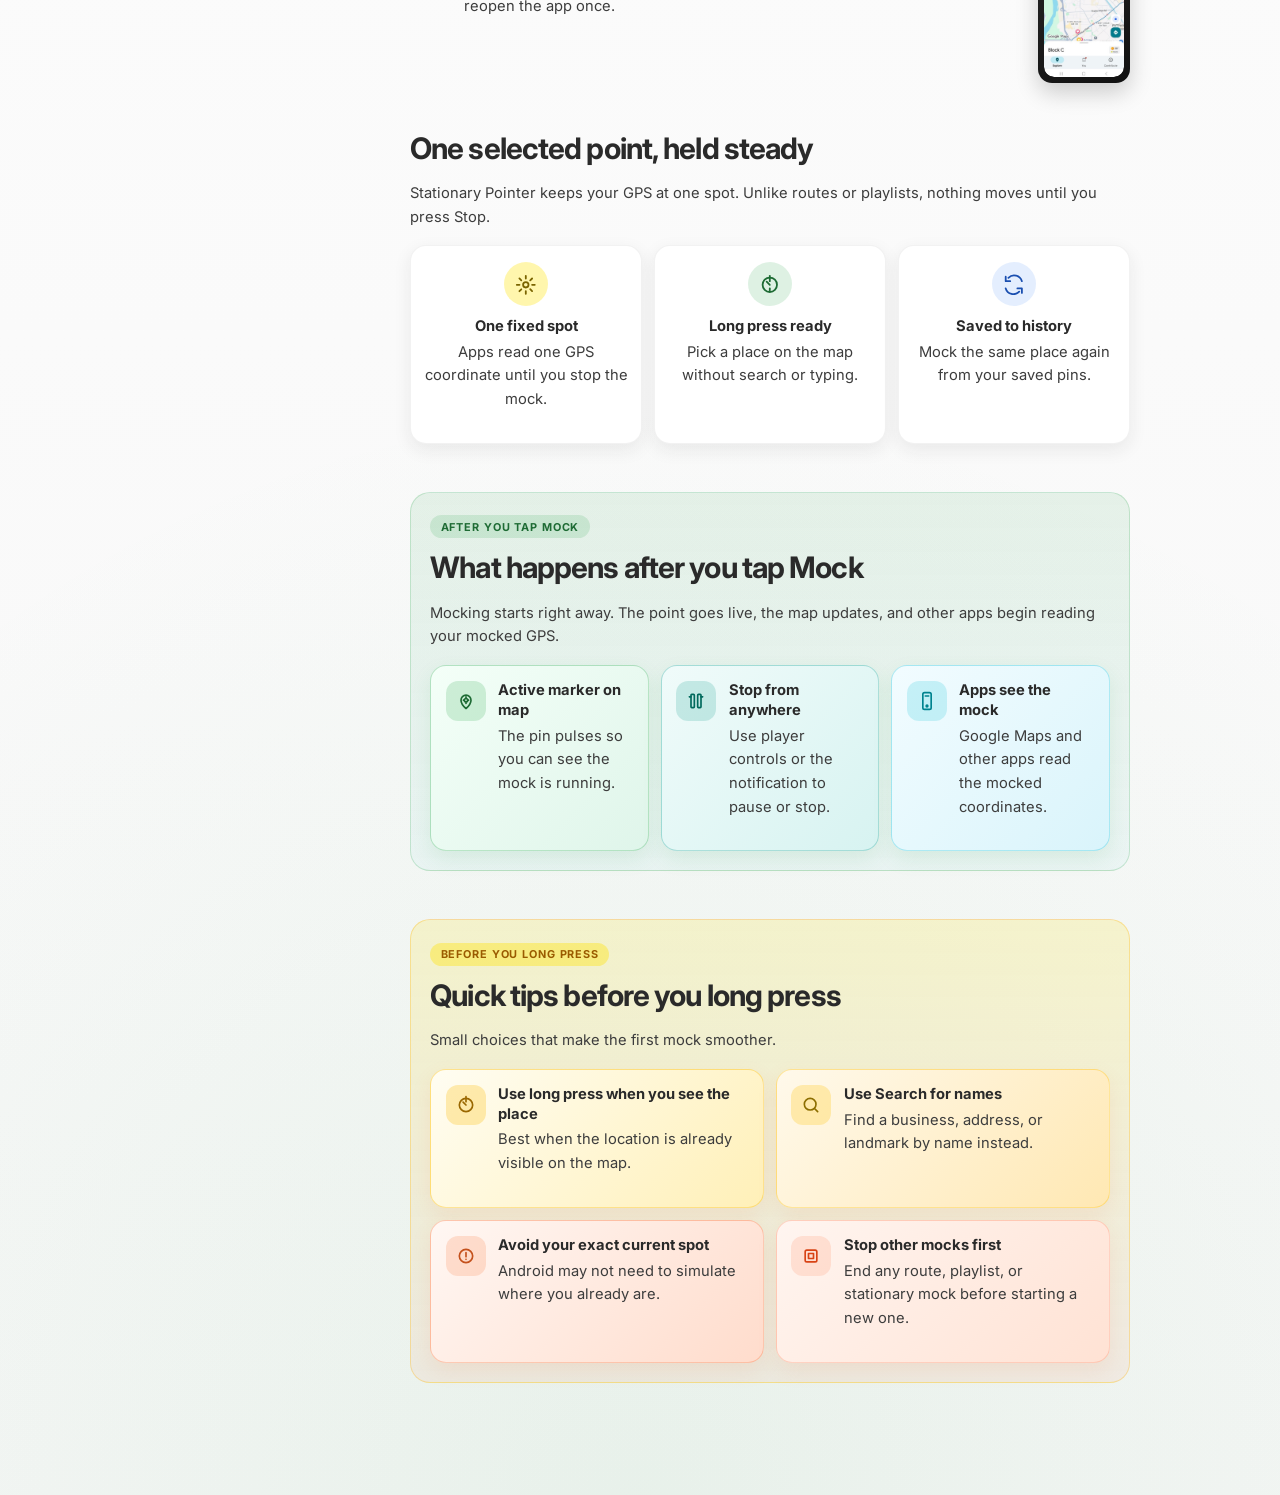
<file: stationary-pointer-long-press-quick-start.html>
<!DOCTYPE html>
<html lang="en">
<head>
  <meta charset="UTF-8">
  <meta name="viewport" content="width=device-width, initial-scale=1.0">
  <meta name="description" content="Quick start: mock any fixed GPS location in Mock Loc using Stationary Pointer and a long press on the map.">
  <title>Stationary Pointer Long Press — Quick Start</title>
  <link rel="preconnect" href="https://fonts.googleapis.com">
  <link rel="preconnect" href="https://fonts.gstatic.com" crossorigin>
  <link href="https://fonts.googleapis.com/css2?family=Inter:wght@400;500;600;700;800&display=swap" rel="stylesheet">
  <link rel="stylesheet" href="css/article.css?v=20260626b">
</head>
<body>
  <div class="article-page article-page--stationary-quick-start">
    <header class="topbar">
      <div class="topbar-inner">
        <a class="back-link" href="index.html">← All articles</a>
        <div class="logo">
          <img class="logo-mark" src="assets/app-launcher.png" alt="" width="96" height="96">
          <span class="logo-text">MockLoc</span>
        </div>
        <span class="read-time">5 min read</span>
      </div>
    </header>

    <section class="hero">
      <div class="hero-brand">
        <img
          class="hero-logo"
          src="assets/logo_statement.png"
          alt="MockLoc — mock location made simple"
          width="500"
          height="151"
          decoding="async">
      </div>
      <span class="hero-badge">Quick start · Stationary Pointer</span>
      <h1>Mock any location with a long press</h1>
      <p class="hero-lead">
        Long press the map, confirm the point, and tap Mock. Your GPS stays at that spot until you stop.
      </p>
      <div class="hero-tags">
        <span class="hero-tag">Long press</span>
        <span class="hero-tag">Fixed GPS</span>
        <span class="hero-tag">Quick start</span>
      </div>
    </section>

    <div class="layout">
      <nav class="toc" aria-label="Table of contents">
        <p class="toc-title">On this page</p>
        <ul>
          <li><a href="#steps">Five quick steps</a></li>
          <li><a href="#what-it-does">What this mode does</a></li>
          <li><a href="#after-mock">After you tap Mock</a></li>
          <li><a href="#tips">Quick tips</a></li>
        </ul>
      </nav>

      <article class="content">
        <section id="steps">
          <h2>How to start a stationary mock</h2>
          <p>
            These steps match the Mock Loc flow: long press selects the point, the bottom sheet
            confirms it, the Mock button starts playback, and you can verify the result in any app
            that reads GPS.
          </p>

          <div class="step-timeline">
            <div class="step-timeline__item">
              <div class="step-timeline__track" aria-hidden="true">
                <span class="step-timeline__num">1</span>
              </div>
              <div class="step-timeline__content">
                <div class="step-timeline__text">
                  <strong>Open Stationary Pointer</strong>
                  <p>
                    From Mock Loc, open the Stationary Pointer module. You will see the map, the
                    saved location tray, and quick actions like Search, My location, Manual, and Nearby.
                  </p>
                </div>
                <figure class="step-timeline__shot" aria-label="Mock Loc home screen with Stationary pointer highlighted">
                  <div class="step-shot">
                    <div class="step-shot__screen">
                      <img
                        src="assets/steps/step-1.jpg"
                        alt="Mock Loc home screen with Click Here pointing to Stationary pointer"
                        width="414"
                        height="900"
                        loading="lazy"
                        decoding="async">
                    </div>
                  </div>
                </figure>
              </div>
            </div>

            <div class="step-timeline__item">
              <div class="step-timeline__track" aria-hidden="true">
                <span class="step-timeline__num">2</span>
              </div>
              <div class="step-timeline__content">
                <div class="step-timeline__text">
                  <strong>Long press on the map</strong>
                  <p>
                    Touch and hold the exact place you want to mock. The app drops a marker at that
                    coordinate and moves the camera to it. Long press works only when no stationary
                    player is already running.
                  </p>
                </div>
                <figure class="step-timeline__shot" aria-label="Stationary Pointer map with history tray">
                  <div class="step-shot">
                    <div class="step-shot__screen">
                      <img
                        src="assets/steps/step-2.jpg"
                        alt="Stationary Pointer map with history tray and long press instruction"
                        width="403"
                        height="900"
                        loading="lazy"
                        decoding="async">
                    </div>
                  </div>
                </figure>
              </div>
            </div>

            <div class="step-timeline__item">
              <div class="step-timeline__track" aria-hidden="true">
                <span class="step-timeline__num">3</span>
              </div>
              <div class="step-timeline__content">
                <div class="step-timeline__text">
                  <strong>Review the confirmation sheet</strong>
                  <p>
                    Mock Loc shows a bottom sheet with the selected point name and coordinates, so you
                    can confirm before the mock starts. If you cancel, the map and history tray return
                    to the previous state.
                  </p>
                </div>
                <figure class="step-timeline__shot" aria-label="Mock confirmation bottom sheet">
                  <div class="step-shot">
                    <div class="step-shot__screen">
                      <img
                        src="assets/steps/step-3.jpg"
                        alt="Mock Loc confirmation sheet with coordinates and Mock button"
                        width="403"
                        height="900"
                        loading="lazy"
                        decoding="async">
                    </div>
                  </div>
                </figure>
              </div>
            </div>

            <div class="step-timeline__item">
              <div class="step-timeline__track" aria-hidden="true">
                <span class="step-timeline__num">4</span>
              </div>
              <div class="step-timeline__content">
                <div class="step-timeline__text">
                  <strong>Tap Mock to start</strong>
                  <p>
                    When you tap Mock, Mock Loc saves the new point to your history if needed and
                    starts stationary location playback. The marker changes to a pulsing active state
                    and player controls appear.
                  </p>
                </div>
                <figure class="step-timeline__shot" aria-label="Active mocking with player controls">
                  <div class="step-shot">
                    <div class="step-shot__screen">
                      <img
                        src="assets/steps/step-4.jpg"
                        alt="Mock Loc actively mocking location with pause and stop controls"
                        width="403"
                        height="900"
                        loading="lazy"
                        decoding="async">
                    </div>
                  </div>
                </figure>
              </div>
            </div>

            <div class="step-timeline__item">
              <div class="step-timeline__track" aria-hidden="true">
                <span class="step-timeline__num">5</span>
              </div>
              <div class="step-timeline__content">
                <div class="step-timeline__text">
                  <strong>Verify in Google Maps or another app</strong>
                  <p>
                    Leave Mock Loc running and open Google Maps, Uber, or any app you want to test.
                    Your current location should appear at the mocked point—not where you are physically
                    standing. If the pin has not moved yet, refresh the map or reopen the app once.
                  </p>
                </div>
                <figure class="step-timeline__shot" aria-label="Google Maps showing mocked location">
                  <div class="step-shot">
                    <div class="step-shot__screen">
                      <img
                        src="assets/steps/step-5.jpg"
                        alt="Google Maps showing the mocked GPS location"
                        width="403"
                        height="900"
                        loading="lazy"
                        decoding="async">
                    </div>
                  </div>
                </figure>
              </div>
            </div>
          </div>
        </section>

        <section id="what-it-does">
          <h2>One selected point, held steady</h2>
          <p>
            Stationary Pointer keeps your GPS at one spot. Unlike routes or playlists, nothing moves
            until you press Stop.
          </p>

          <ul class="point-highlights">
            <li class="point-highlight">
              <span class="point-highlight__icon point-highlight__icon--yellow" aria-hidden="true">
                <svg width="24" height="24" viewBox="0 0 24 24" fill="none" stroke="currentColor" stroke-width="2" stroke-linecap="round" stroke-linejoin="round">
                  <circle cx="12" cy="12" r="3"></circle>
                  <path d="M12 2v3M12 19v3M2 12h3M19 12h3"></path>
                  <path d="M4.9 4.9l2.1 2.1M16.9 16.9l2.1 2.1M4.9 19.1l2.1-2.1M16.9 7.1l2.1-2.1"></path>
                </svg>
              </span>
              <strong class="point-highlight__title">One fixed spot</strong>
              <p class="point-highlight__text">Apps read one GPS coordinate until you stop the mock.</p>
            </li>
            <li class="point-highlight">
              <span class="point-highlight__icon point-highlight__icon--green" aria-hidden="true">
                <svg width="24" height="24" viewBox="0 0 24 24" fill="none" stroke="currentColor" stroke-width="2" stroke-linecap="round" stroke-linejoin="round">
                  <path d="M12 2v6"></path>
                  <path d="M8.5 8.5 12 12"></path>
                  <circle cx="12" cy="12" r="8"></circle>
                  <path d="M12 16v2"></path>
                </svg>
              </span>
              <strong class="point-highlight__title">Long press ready</strong>
              <p class="point-highlight__text">Pick a place on the map without search or typing.</p>
            </li>
            <li class="point-highlight">
              <span class="point-highlight__icon point-highlight__icon--blue" aria-hidden="true">
                <svg width="24" height="24" viewBox="0 0 24 24" fill="none" stroke="currentColor" stroke-width="2" stroke-linecap="round" stroke-linejoin="round">
                  <path d="M3 3v5h5"></path>
                  <path d="M21 21v-5h-5"></path>
                  <path d="M21 8a9 9 0 0 0-15-3.7"></path>
                  <path d="M3 16a9 9 0 0 0 15 3.7"></path>
                </svg>
              </span>
              <strong class="point-highlight__title">Saved to history</strong>
              <p class="point-highlight__text">Mock the same place again from your saved pins.</p>
            </li>
          </ul>
        </section>

        <section id="after-mock" class="article-section article-section--active">
          <span class="article-section__badge">After you tap Mock</span>
          <h2>What happens after you tap Mock</h2>
          <p>
            Mocking starts right away. The point goes live, the map updates, and other apps begin
            reading your mocked GPS.
          </p>

          <ul class="insight-cards insight-cards--active">
            <li class="insight-card insight-card--mint">
              <span class="insight-card__icon" aria-hidden="true">
                <svg width="24" height="24" viewBox="0 0 24 24" fill="none" stroke="currentColor" stroke-width="2" stroke-linecap="round" stroke-linejoin="round">
                  <path d="M12 21s6-5.2 6-10a6 6 0 1 0-12 0c0 4.8 6 10 6 10z"></path>
                  <circle cx="12" cy="11" r="2"></circle>
                  <path d="M12 7v1M12 14v1M9 11h1M14 11h1"></path>
                </svg>
              </span>
              <div class="insight-card__body">
                <strong class="insight-card__title">Active marker on map</strong>
                <p class="insight-card__text">The pin pulses so you can see the mock is running.</p>
              </div>
            </li>
            <li class="insight-card insight-card--teal">
              <span class="insight-card__icon" aria-hidden="true">
                <svg width="24" height="24" viewBox="0 0 24 24" fill="none" stroke="currentColor" stroke-width="2" stroke-linecap="round" stroke-linejoin="round">
                  <rect x="6" y="4" width="4" height="16" rx="1"></rect>
                  <rect x="14" y="4" width="4" height="16" rx="1"></rect>
                  <path d="M4 7h2M18 7h2"></path>
                </svg>
              </span>
              <div class="insight-card__body">
                <strong class="insight-card__title">Stop from anywhere</strong>
                <p class="insight-card__text">Use player controls or the notification to pause or stop.</p>
              </div>
            </li>
            <li class="insight-card insight-card--cyan">
              <span class="insight-card__icon" aria-hidden="true">
                <svg width="24" height="24" viewBox="0 0 24 24" fill="none" stroke="currentColor" stroke-width="2" stroke-linecap="round" stroke-linejoin="round">
                  <rect x="7" y="2" width="10" height="20" rx="2"></rect>
                  <circle cx="12" cy="18" r="1"></circle>
                  <path d="M10 6h4"></path>
                </svg>
              </span>
              <div class="insight-card__body">
                <strong class="insight-card__title">Apps see the mock</strong>
                <p class="insight-card__text">Google Maps and other apps read the mocked coordinates.</p>
              </div>
            </li>
          </ul>
        </section>

        <section id="tips" class="article-section article-section--tips">
          <span class="article-section__badge">Before you long press</span>
          <h2>Quick tips before you long press</h2>
          <p>Small choices that make the first mock smoother.</p>

          <ul class="insight-cards insight-cards--tips">
            <li class="insight-card insight-card--amber">
              <span class="insight-card__icon" aria-hidden="true">
                <svg width="24" height="24" viewBox="0 0 24 24" fill="none" stroke="currentColor" stroke-width="2" stroke-linecap="round" stroke-linejoin="round">
                  <path d="M12 2v6"></path>
                  <path d="M8.5 8.5 12 12"></path>
                  <circle cx="12" cy="12" r="8"></circle>
                </svg>
              </span>
              <div class="insight-card__body">
                <strong class="insight-card__title">Use long press when you see the place</strong>
                <p class="insight-card__text">Best when the location is already visible on the map.</p>
              </div>
            </li>
            <li class="insight-card insight-card--gold">
              <span class="insight-card__icon" aria-hidden="true">
                <svg width="24" height="24" viewBox="0 0 24 24" fill="none" stroke="currentColor" stroke-width="2" stroke-linecap="round" stroke-linejoin="round">
                  <circle cx="11" cy="11" r="7"></circle>
                  <path d="m20 20-3.5-3.5"></path>
                </svg>
              </span>
              <div class="insight-card__body">
                <strong class="insight-card__title">Use Search for names</strong>
                <p class="insight-card__text">Find a business, address, or landmark by name instead.</p>
              </div>
            </li>
            <li class="insight-card insight-card--coral">
              <span class="insight-card__icon" aria-hidden="true">
                <svg width="24" height="24" viewBox="0 0 24 24" fill="none" stroke="currentColor" stroke-width="2" stroke-linecap="round" stroke-linejoin="round">
                  <circle cx="12" cy="12" r="8"></circle>
                  <path d="M12 8v5"></path>
                  <path d="M12 16h.01"></path>
                </svg>
              </span>
              <div class="insight-card__body">
                <strong class="insight-card__title">Avoid your exact current spot</strong>
                <p class="insight-card__text">Android may not need to simulate where you already are.</p>
              </div>
            </li>
            <li class="insight-card insight-card--peach">
              <span class="insight-card__icon" aria-hidden="true">
                <svg width="24" height="24" viewBox="0 0 24 24" fill="none" stroke="currentColor" stroke-width="2" stroke-linecap="round" stroke-linejoin="round">
                  <rect x="5" y="5" width="14" height="14" rx="2"></rect>
                  <path d="M9 9h6v6H9z"></path>
                </svg>
              </span>
              <div class="insight-card__body">
                <strong class="insight-card__title">Stop other mocks first</strong>
                <p class="insight-card__text">End any route, playlist, or stationary mock before starting a new one.</p>
              </div>
            </li>
          </ul>
        </section>
      </article>
    </div>

    <div class="read-progress" aria-hidden="true">
      <div class="read-progress__bar" id="readProgressBar"></div>
    </div>
  </div>
  <script src="js/article.js"></script>
</body>
</html>
</file>
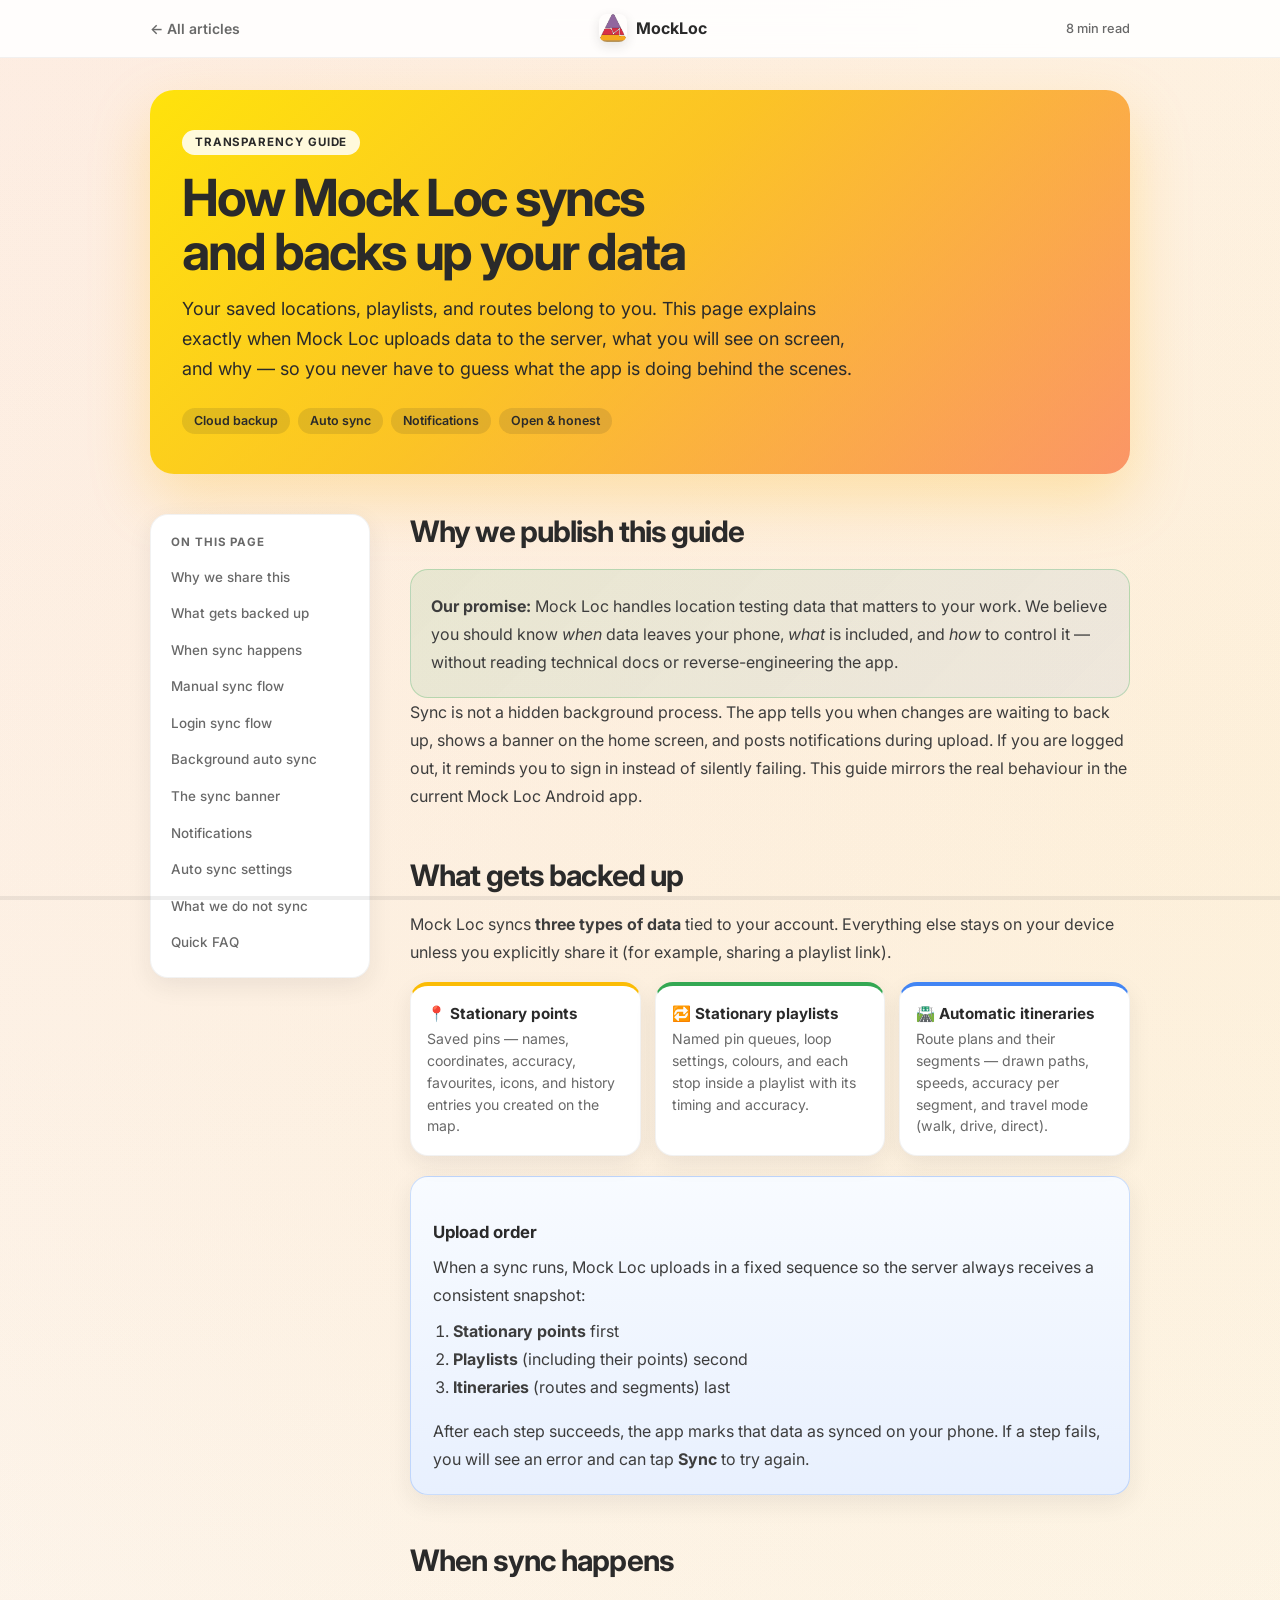
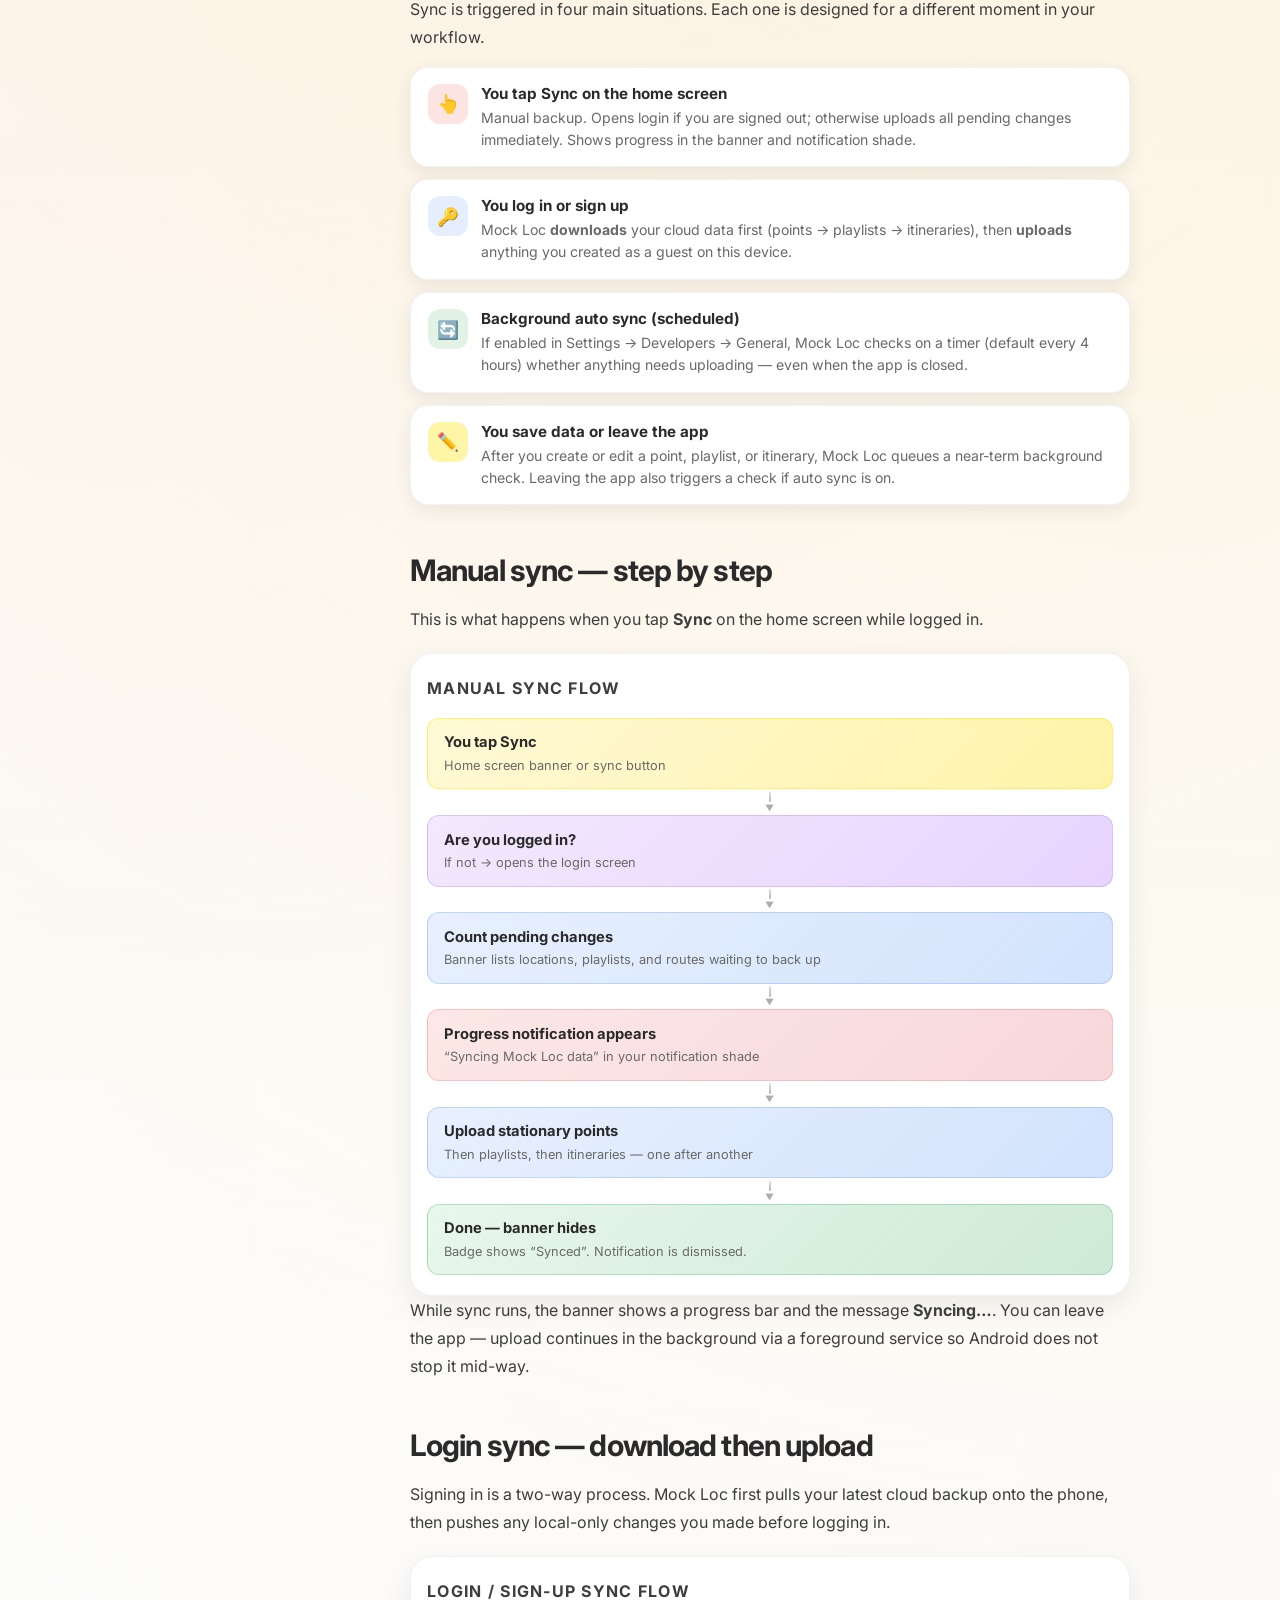
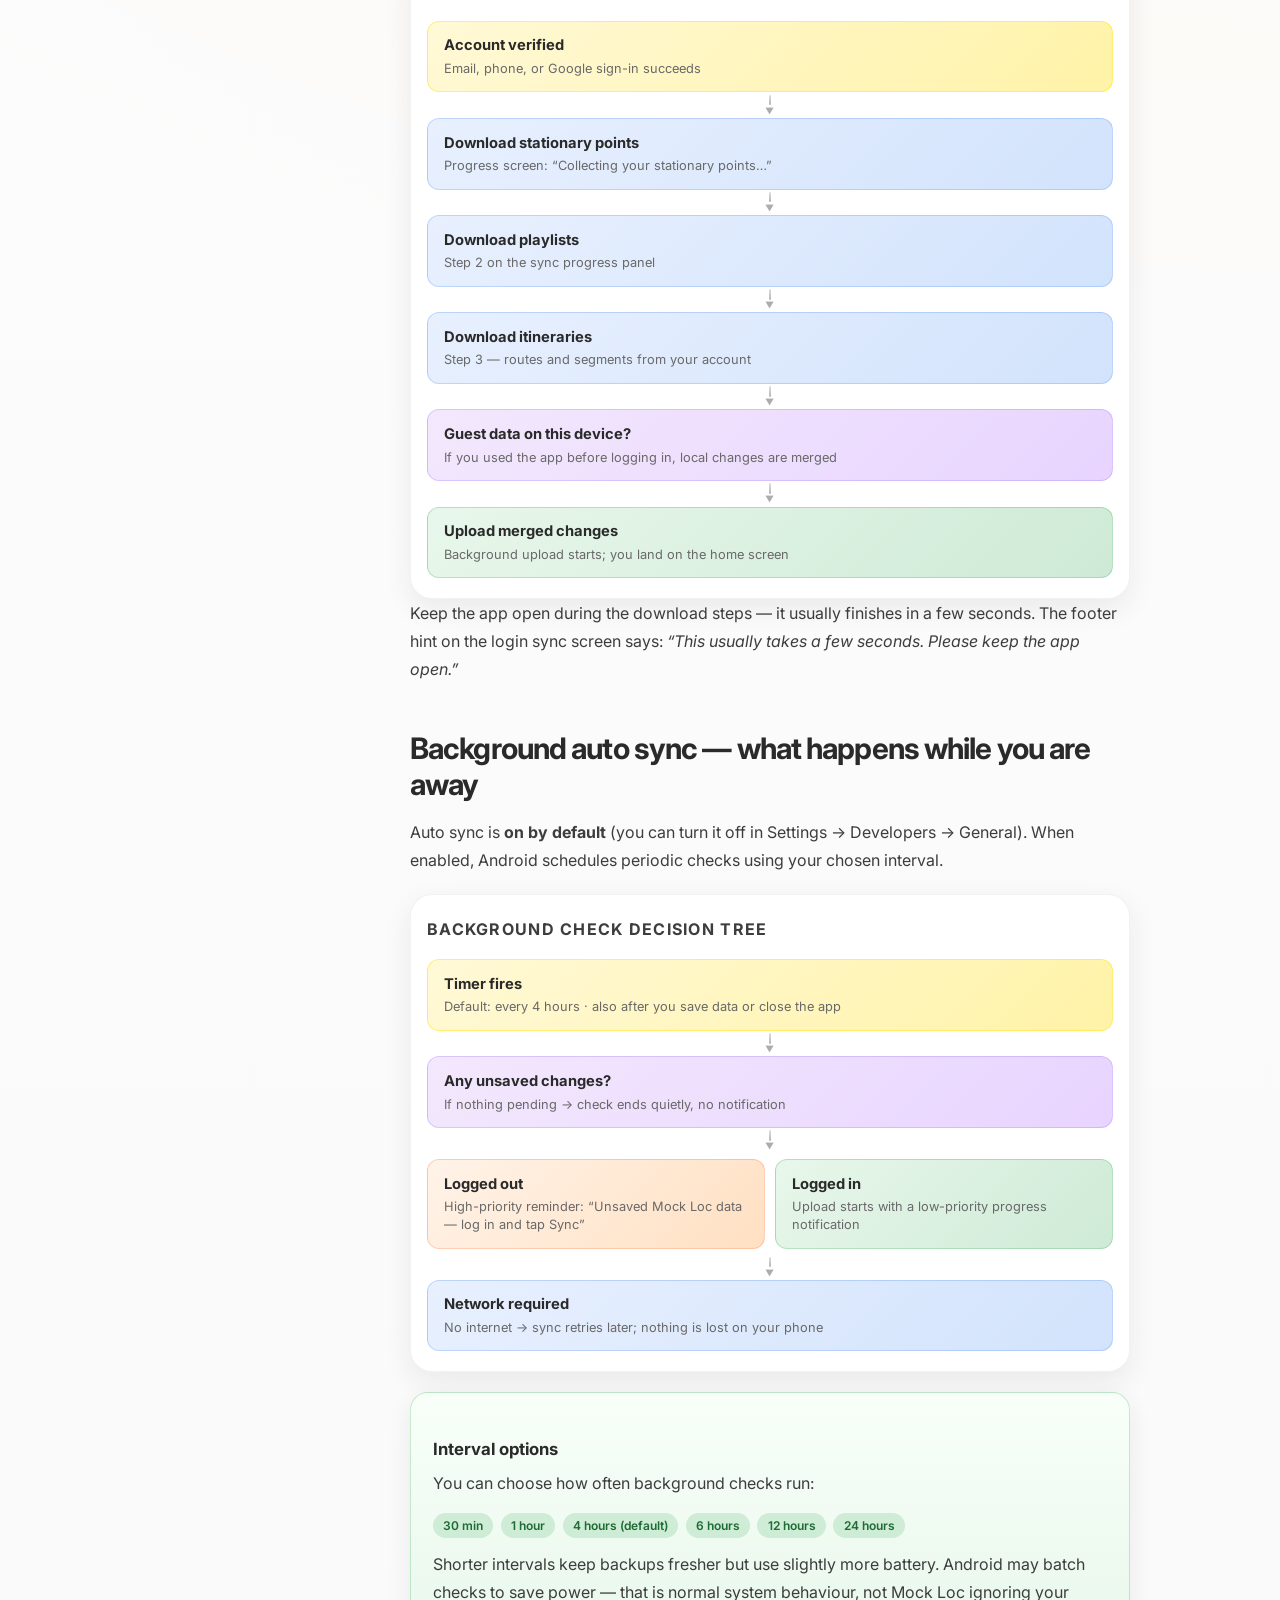
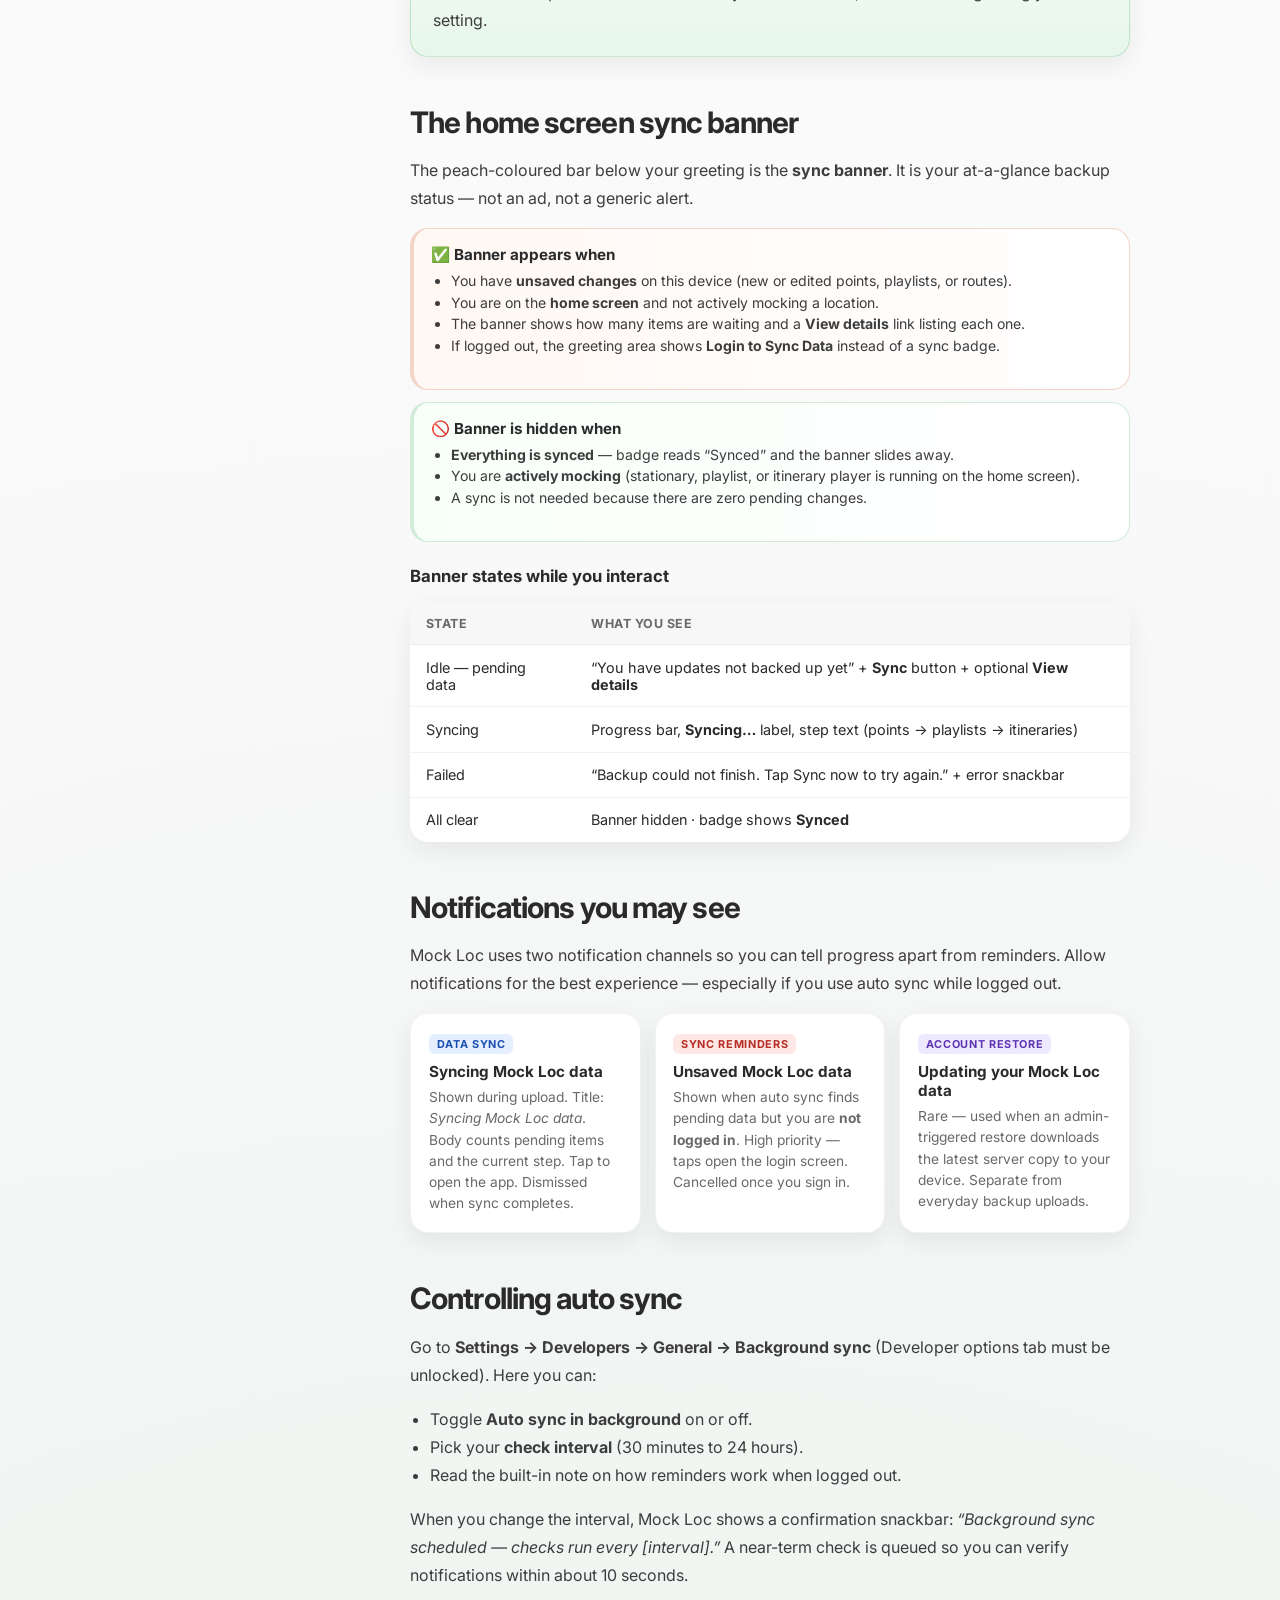
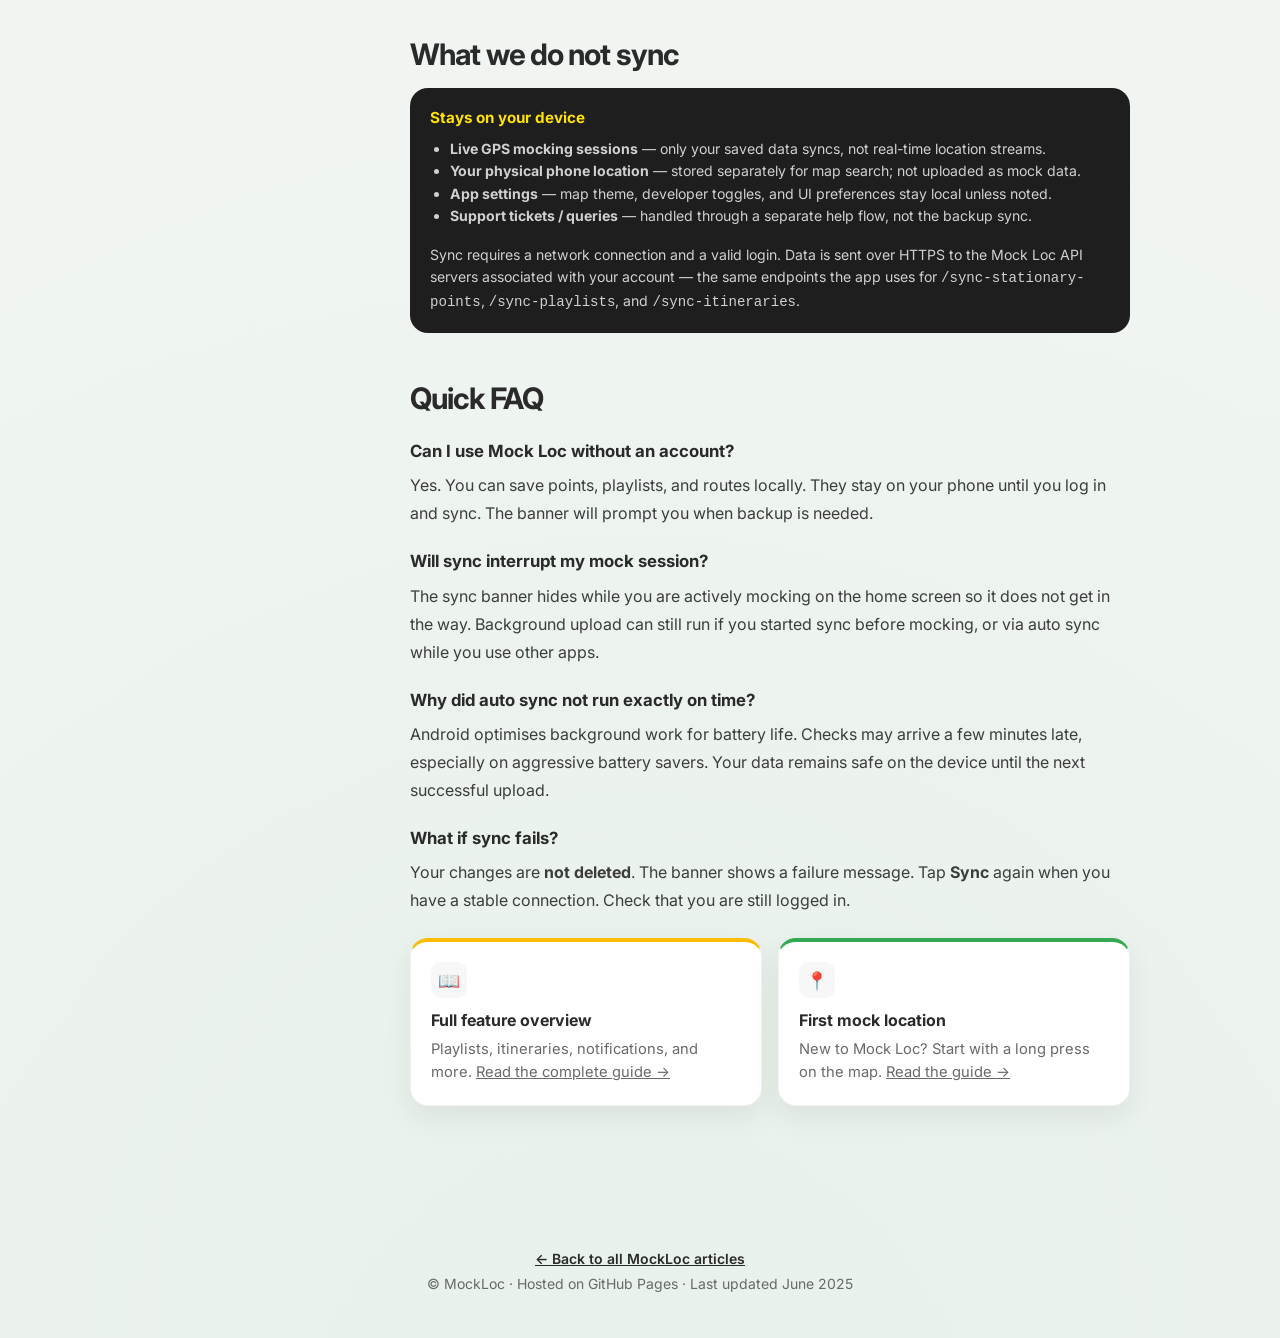
<file: sync-and-backup.html>
<!DOCTYPE html>
<html lang="en">
<head>
  <meta charset="UTF-8">
  <meta name="viewport" content="width=device-width, initial-scale=1.0">
  <meta name="description" content="A transparent guide to how Mock Loc syncs and backs up your stationary points, playlists, and itineraries — including banners, notifications, and background sync.">
  <title>Sync &amp; Backup — How Mock Loc Saves Your Data</title>
  <link rel="preconnect" href="https://fonts.googleapis.com">
  <link rel="preconnect" href="https://fonts.gstatic.com" crossorigin>
  <link href="https://fonts.googleapis.com/css2?family=Inter:wght@400;500;600;700;800&display=swap" rel="stylesheet">
  <link rel="stylesheet" href="css/article.css">
</head>
<body>
  <div class="article-page">
    <header class="topbar">
      <div class="topbar-inner">
        <a class="back-link" href="index.html">← All articles</a>
        <div class="logo">
          <img class="logo-mark" src="assets/app-launcher.png" alt="" width="96" height="96">
          <span class="logo-text">MockLoc</span>
        </div>
        <span class="read-time">8 min read</span>
      </div>
    </header>

    <section class="hero">
      <span class="hero-badge">Transparency guide</span>
      <h1>How Mock Loc syncs and backs up your data</h1>
      <p class="hero-lead">
        Your saved locations, playlists, and routes belong to you. This page explains exactly when
        Mock Loc uploads data to the server, what you will see on screen, and why — so you never
        have to guess what the app is doing behind the scenes.
      </p>
      <div class="hero-tags">
        <span class="hero-tag">Cloud backup</span>
        <span class="hero-tag">Auto sync</span>
        <span class="hero-tag">Notifications</span>
        <span class="hero-tag">Open &amp; honest</span>
      </div>
    </section>

    <div class="layout">
      <nav class="toc" aria-label="Table of contents">
        <p class="toc-title">On this page</p>
        <ul>
          <li><a href="#why-transparent">Why we share this</a></li>
          <li><a href="#what-syncs">What gets backed up</a></li>
          <li><a href="#when-syncs">When sync happens</a></li>
          <li><a href="#flow-manual">Manual sync flow</a></li>
          <li><a href="#flow-login">Login sync flow</a></li>
          <li><a href="#flow-background">Background auto sync</a></li>
          <li><a href="#sync-banner">The sync banner</a></li>
          <li><a href="#notifications">Notifications</a></li>
          <li><a href="#settings">Auto sync settings</a></li>
          <li><a href="#privacy">What we do not sync</a></li>
          <li><a href="#faq">Quick FAQ</a></li>
        </ul>
      </nav>

      <article class="content">
        <section id="why-transparent">
          <h2>Why we publish this guide</h2>
          <div class="transparency-promise">
            <p>
              <strong>Our promise:</strong> Mock Loc handles location testing data that matters to
              your work. We believe you should know <em>when</em> data leaves your phone, <em>what</em>
              is included, and <em>how</em> to control it — without reading technical docs or
              reverse-engineering the app.
            </p>
          </div>
          <p>
            Sync is not a hidden background process. The app tells you when changes are waiting to
            back up, shows a banner on the home screen, and posts notifications during upload. If
            you are logged out, it reminds you to sign in instead of silently failing. This guide
            mirrors the real behaviour in the current Mock Loc Android app.
          </p>
        </section>

        <section id="what-syncs">
          <h2>What gets backed up</h2>
          <p>
            Mock Loc syncs <strong>three types of data</strong> tied to your account. Everything
            else stays on your device unless you explicitly share it (for example, sharing a
            playlist link).
          </p>

          <div class="sync-data-grid">
            <div class="sync-data-card sync-data-card--yellow">
              <h3>📍 Stationary points</h3>
              <p>Saved pins — names, coordinates, accuracy, favourites, icons, and history entries you created on the map.</p>
            </div>
            <div class="sync-data-card sync-data-card--green">
              <h3>🔁 Stationary playlists</h3>
              <p>Named pin queues, loop settings, colours, and each stop inside a playlist with its timing and accuracy.</p>
            </div>
            <div class="sync-data-card sync-data-card--blue">
              <h3>🛣️ Automatic itineraries</h3>
              <p>Route plans and their segments — drawn paths, speeds, accuracy per segment, and travel mode (walk, drive, direct).</p>
            </div>
          </div>

          <div class="detail-block detail-block--blue" style="margin-top: 1.25rem;">
            <h3>Upload order</h3>
            <p style="margin-bottom: 0.5rem;">
              When a sync runs, Mock Loc uploads in a fixed sequence so the server always receives
              a consistent snapshot:
            </p>
            <ol>
              <li><strong>Stationary points</strong> first</li>
              <li><strong>Playlists</strong> (including their points) second</li>
              <li><strong>Itineraries</strong> (routes and segments) last</li>
            </ol>
            <p style="margin-bottom: 0;">
              After each step succeeds, the app marks that data as synced on your phone. If a step
              fails, you will see an error and can tap <strong>Sync</strong> to try again.
            </p>
          </div>
        </section>

        <section id="when-syncs">
          <h2>When sync happens</h2>
          <p>
            Sync is triggered in four main situations. Each one is designed for a different moment
            in your workflow.
          </p>

          <div class="trigger-grid">
            <div class="trigger-card">
              <span class="trigger-icon trigger-icon--manual" aria-hidden="true">👆</span>
              <div>
                <h3>You tap Sync on the home screen</h3>
                <p>
                  Manual backup. Opens login if you are signed out; otherwise uploads all pending
                  changes immediately. Shows progress in the banner and notification shade.
                </p>
              </div>
            </div>
            <div class="trigger-card">
              <span class="trigger-icon trigger-icon--login" aria-hidden="true">🔑</span>
              <div>
                <h3>You log in or sign up</h3>
                <p>
                  Mock Loc <strong>downloads</strong> your cloud data first (points → playlists →
                  itineraries), then <strong>uploads</strong> anything you created as a guest on
                  this device.
                </p>
              </div>
            </div>
            <div class="trigger-card">
              <span class="trigger-icon trigger-icon--auto" aria-hidden="true">🔄</span>
              <div>
                <h3>Background auto sync (scheduled)</h3>
                <p>
                  If enabled in Settings → Developers → General, Mock Loc checks on a timer (default
                  every 4 hours) whether anything needs uploading — even when the app is closed.
                </p>
              </div>
            </div>
            <div class="trigger-card">
              <span class="trigger-icon trigger-icon--change" aria-hidden="true">✏️</span>
              <div>
                <h3>You save data or leave the app</h3>
                <p>
                  After you create or edit a point, playlist, or itinerary, Mock Loc queues a
                  near-term background check. Leaving the app also triggers a check if auto sync is on.
                </p>
              </div>
            </div>
          </div>
        </section>

        <section id="flow-manual">
          <h2>Manual sync — step by step</h2>
          <p>
            This is what happens when you tap <strong>Sync</strong> on the home screen while logged in.
          </p>

          <div class="flow-diagram" role="img" aria-label="Manual sync flow diagram">
            <p class="flow-diagram__title">Manual sync flow</p>
            <div class="flow-pipeline">
              <div class="flow-node flow-node--start">
                <strong>You tap Sync</strong>
                <small>Home screen banner or sync button</small>
              </div>
              <div class="flow-connector" aria-hidden="true"></div>
              <div class="flow-node flow-node--check">
                <strong>Are you logged in?</strong>
                <small>If not → opens the login screen</small>
              </div>
              <div class="flow-connector" aria-hidden="true"></div>
              <div class="flow-node flow-node--action">
                <strong>Count pending changes</strong>
                <small>Banner lists locations, playlists, and routes waiting to back up</small>
              </div>
              <div class="flow-connector" aria-hidden="true"></div>
              <div class="flow-node flow-node--notify">
                <strong>Progress notification appears</strong>
                <small>&ldquo;Syncing Mock Loc data&rdquo; in your notification shade</small>
              </div>
              <div class="flow-connector" aria-hidden="true"></div>
              <div class="flow-node flow-node--action">
                <strong>Upload stationary points</strong>
                <small>Then playlists, then itineraries — one after another</small>
              </div>
              <div class="flow-connector" aria-hidden="true"></div>
              <div class="flow-node flow-node--success">
                <strong>Done — banner hides</strong>
                <small>Badge shows &ldquo;Synced&rdquo;. Notification is dismissed.</small>
              </div>
            </div>
          </div>

          <p>
            While sync runs, the banner shows a progress bar and the message
            <strong>Syncing…</strong>. You can leave the app — upload continues in the background
            via a foreground service so Android does not stop it mid-way.
          </p>
        </section>

        <section id="flow-login">
          <h2>Login sync — download then upload</h2>
          <p>
            Signing in is a two-way process. Mock Loc first pulls your latest cloud backup onto the
            phone, then pushes any local-only changes you made before logging in.
          </p>

          <div class="flow-diagram" role="img" aria-label="Login sync flow diagram">
            <p class="flow-diagram__title">Login / sign-up sync flow</p>
            <div class="flow-pipeline">
              <div class="flow-node flow-node--start">
                <strong>Account verified</strong>
                <small>Email, phone, or Google sign-in succeeds</small>
              </div>
              <div class="flow-connector" aria-hidden="true"></div>
              <div class="flow-node flow-node--action">
                <strong>Download stationary points</strong>
                <small>Progress screen: &ldquo;Collecting your stationary points…&rdquo;</small>
              </div>
              <div class="flow-connector" aria-hidden="true"></div>
              <div class="flow-node flow-node--action">
                <strong>Download playlists</strong>
                <small>Step 2 on the sync progress panel</small>
              </div>
              <div class="flow-connector" aria-hidden="true"></div>
              <div class="flow-node flow-node--action">
                <strong>Download itineraries</strong>
                <small>Step 3 — routes and segments from your account</small>
              </div>
              <div class="flow-connector" aria-hidden="true"></div>
              <div class="flow-node flow-node--check">
                <strong>Guest data on this device?</strong>
                <small>If you used the app before logging in, local changes are merged</small>
              </div>
              <div class="flow-connector" aria-hidden="true"></div>
              <div class="flow-node flow-node--success">
                <strong>Upload merged changes</strong>
                <small>Background upload starts; you land on the home screen</small>
              </div>
            </div>
          </div>

          <p>
            Keep the app open during the download steps — it usually finishes in a few seconds. The
            footer hint on the login sync screen says: <em>&ldquo;This usually takes a few seconds.
            Please keep the app open.&rdquo;</em>
          </p>
        </section>

        <section id="flow-background">
          <h2>Background auto sync — what happens while you are away</h2>
          <p>
            Auto sync is <strong>on by default</strong> (you can turn it off in
            Settings → Developers → General). When enabled, Android schedules periodic checks using
            your chosen interval.
          </p>

          <div class="flow-diagram" role="img" aria-label="Background auto sync flow diagram">
            <p class="flow-diagram__title">Background check decision tree</p>
            <div class="flow-pipeline">
              <div class="flow-node flow-node--start">
                <strong>Timer fires</strong>
                <small>Default: every 4 hours · also after you save data or close the app</small>
              </div>
              <div class="flow-connector" aria-hidden="true"></div>
              <div class="flow-node flow-node--check">
                <strong>Any unsaved changes?</strong>
                <small>If nothing pending → check ends quietly, no notification</small>
              </div>
              <div class="flow-connector" aria-hidden="true"></div>
              <div class="flow-branch">
                <div class="flow-node flow-node--warn">
                  <strong>Logged out</strong>
                  <small>High-priority reminder: &ldquo;Unsaved Mock Loc data — log in and tap Sync&rdquo;</small>
                </div>
                <div class="flow-node flow-node--success">
                  <strong>Logged in</strong>
                  <small>Upload starts with a low-priority progress notification</small>
                </div>
              </div>
              <div class="flow-connector" aria-hidden="true"></div>
              <div class="flow-node flow-node--action">
                <strong>Network required</strong>
                <small>No internet → sync retries later; nothing is lost on your phone</small>
              </div>
            </div>
          </div>

          <div class="detail-block detail-block--green">
            <h3>Interval options</h3>
            <p>You can choose how often background checks run:</p>
            <div class="chip-row">
              <span class="chip chip--green">30 min</span>
              <span class="chip chip--green">1 hour</span>
              <span class="chip chip--green">4 hours (default)</span>
              <span class="chip chip--green">6 hours</span>
              <span class="chip chip--green">12 hours</span>
              <span class="chip chip--green">24 hours</span>
            </div>
            <p style="margin-top: 0.75rem; margin-bottom: 0;">
              Shorter intervals keep backups fresher but use slightly more battery. Android may
              batch checks to save power — that is normal system behaviour, not Mock Loc ignoring
              your setting.
            </p>
          </div>
        </section>

        <section id="sync-banner">
          <h2>The home screen sync banner</h2>
          <p>
            The peach-coloured bar below your greeting is the <strong>sync banner</strong>. It is
            your at-a-glance backup status — not an ad, not a generic alert.
          </p>

          <div class="banner-state-grid">
            <div class="banner-state banner-state--show">
              <h3>✅ Banner appears when</h3>
              <ul>
                <li>You have <strong>unsaved changes</strong> on this device (new or edited points, playlists, or routes).</li>
                <li>You are on the <strong>home screen</strong> and not actively mocking a location.</li>
                <li>The banner shows how many items are waiting and a <strong>View details</strong> link listing each one.</li>
                <li>If logged out, the greeting area shows <strong>Login to Sync Data</strong> instead of a sync badge.</li>
              </ul>
            </div>
            <div class="banner-state banner-state--hide">
              <h3>🚫 Banner is hidden when</h3>
              <ul>
                <li><strong>Everything is synced</strong> — badge reads &ldquo;Synced&rdquo; and the banner slides away.</li>
                <li>You are <strong>actively mocking</strong> (stationary, playlist, or itinerary player is running on the home screen).</li>
                <li>A sync is not needed because there are zero pending changes.</li>
              </ul>
            </div>
          </div>

          <h3>Banner states while you interact</h3>
          <table class="compare-table">
            <thead>
              <tr>
                <th>State</th>
                <th>What you see</th>
              </tr>
            </thead>
            <tbody>
              <tr>
                <td>Idle — pending data</td>
                <td>&ldquo;You have updates not backed up yet&rdquo; + <strong>Sync</strong> button + optional <strong>View details</strong></td>
              </tr>
              <tr>
                <td>Syncing</td>
                <td>Progress bar, <strong>Syncing…</strong> label, step text (points → playlists → itineraries)</td>
              </tr>
              <tr>
                <td>Failed</td>
                <td>&ldquo;Backup could not finish. Tap Sync now to try again.&rdquo; + error snackbar</td>
              </tr>
              <tr>
                <td>All clear</td>
                <td>Banner hidden · badge shows <strong>Synced</strong></td>
              </tr>
            </tbody>
          </table>
        </section>

        <section id="notifications">
          <h2>Notifications you may see</h2>
          <p>
            Mock Loc uses two notification channels so you can tell progress apart from reminders.
            Allow notifications for the best experience — especially if you use auto sync while
            logged out.
          </p>

          <div class="notif-grid">
            <div class="notif-card">
              <span class="notif-card__type notif-card__type--progress">Data sync</span>
              <h3>Syncing Mock Loc data</h3>
              <p>
                Shown during upload. Title: <em>Syncing Mock Loc data</em>. Body counts pending
                items and the current step. Tap to open the app. Dismissed when sync completes.
              </p>
            </div>
            <div class="notif-card">
              <span class="notif-card__type notif-card__type--reminder">Sync reminders</span>
              <h3>Unsaved Mock Loc data</h3>
              <p>
                Shown when auto sync finds pending data but you are <strong>not logged in</strong>.
                High priority — taps open the login screen. Cancelled once you sign in.
              </p>
            </div>
            <div class="notif-card">
              <span class="notif-card__type notif-card__type--restore">Account restore</span>
              <h3>Updating your Mock Loc data</h3>
              <p>
                Rare — used when an admin-triggered restore downloads the latest server copy to your
                device. Separate from everyday backup uploads.
              </p>
            </div>
          </div>
        </section>

        <section id="settings">
          <h2>Controlling auto sync</h2>
          <p>
            Go to <strong>Settings → Developers → General → Background sync</strong> (Developer
            options tab must be unlocked). Here you can:
          </p>
          <ul>
            <li>Toggle <strong>Auto sync in background</strong> on or off.</li>
            <li>Pick your <strong>check interval</strong> (30 minutes to 24 hours).</li>
            <li>Read the built-in note on how reminders work when logged out.</li>
          </ul>
          <p>
            When you change the interval, Mock Loc shows a confirmation snackbar:
            <em>&ldquo;Background sync scheduled — checks run every [interval].&rdquo;</em>
            A near-term check is queued so you can verify notifications within about 10 seconds.
          </p>
        </section>

        <section id="privacy">
          <h2>What we do not sync</h2>
          <div class="privacy-box">
            <h3>Stays on your device</h3>
            <ul>
              <li><strong>Live GPS mocking sessions</strong> — only your saved data syncs, not real-time location streams.</li>
              <li><strong>Your physical phone location</strong> — stored separately for map search; not uploaded as mock data.</li>
              <li><strong>App settings</strong> — map theme, developer toggles, and UI preferences stay local unless noted.</li>
              <li><strong>Support tickets / queries</strong> — handled through a separate help flow, not the backup sync.</li>
            </ul>
            <p style="margin-top: 0.75rem; margin-bottom: 0;">
              Sync requires a network connection and a valid login. Data is sent over HTTPS to the
              Mock Loc API servers associated with your account — the same endpoints the app uses
              for <code>/sync-stationary-points</code>, <code>/sync-playlists</code>, and
              <code>/sync-itineraries</code>.
            </p>
          </div>
        </section>

        <section id="faq">
          <h2>Quick FAQ</h2>

          <h3>Can I use Mock Loc without an account?</h3>
          <p>
            Yes. You can save points, playlists, and routes locally. They stay on your phone until
            you log in and sync. The banner will prompt you when backup is needed.
          </p>

          <h3>Will sync interrupt my mock session?</h3>
          <p>
            The sync banner hides while you are actively mocking on the home screen so it does not
            get in the way. Background upload can still run if you started sync before mocking, or
            via auto sync while you use other apps.
          </p>

          <h3>Why did auto sync not run exactly on time?</h3>
          <p>
            Android optimises background work for battery life. Checks may arrive a few minutes
            late, especially on aggressive battery savers. Your data remains safe on the device
            until the next successful upload.
          </p>

          <h3>What if sync fails?</h3>
          <p>
            Your changes are <strong>not deleted</strong>. The banner shows a failure message. Tap
            <strong>Sync</strong> again when you have a stable connection. Check that you are still
            logged in.
          </p>

          <div class="feature-grid" style="margin-top: 1.5rem;">
            <div class="feature-card feature-card--yellow">
              <span class="feature-icon" aria-hidden="true">📖</span>
              <h3>Full feature overview</h3>
              <p>
                Playlists, itineraries, notifications, and more.
                <a href="mock-loc-guide.html">Read the complete guide →</a>
              </p>
            </div>
            <div class="feature-card feature-card--green">
              <span class="feature-icon" aria-hidden="true">📍</span>
              <h3>First mock location</h3>
              <p>
                New to Mock Loc? Start with a long press on the map.
                <a href="stationary-pointer-long-press-quick-start.html">Read the guide →</a>
              </p>
            </div>
          </div>
        </section>
      </article>
    </div>

    <footer class="article-footer">
      <p><a href="index.html">← Back to all MockLoc articles</a></p>
      <p style="margin-top: 0.5rem;">&copy; MockLoc · Hosted on GitHub Pages · Last updated June 2025</p>
    </footer>

    <div class="read-progress" aria-hidden="true">
      <div class="read-progress__bar" id="readProgressBar"></div>
    </div>
  </div>
  <script src="js/article.js"></script>
</body>
</html>
</file>
<file: css/article.css>
*,
*::before,
*::after {
  box-sizing: border-box;
}

:root {
  --yellow: #ffe200;
  --yellow-soft: #fff8b8;
  --yellow-glow: rgba(255, 226, 0, 0.35);
  --black: #2a2a2a;
  --gray: #696969;
  --gray-light: #f7f7f7;
  --white: #ffffff;
  --google-red: #ea4335;
  --google-yellow: #fbbc05;
  --google-green: #34a853;
  --google-blue: #4285f4;
  --purple: #7c4dff;
  --cyan: #00bcd4;
  --orange: #fa773f;
  --shadow: rgba(42, 42, 42, 0.08);
  --radius: 18px;
  --article-width: 760px;
  --page-width: 980px;
}

html {
  scroll-behavior: smooth;
}

body {
  margin: 0;
  font-family: "Inter", -apple-system, BlinkMacSystemFont, "Segoe UI", sans-serif;
  color: var(--black);
  background:
    radial-gradient(circle at 0% 0%, rgba(234, 67, 53, 0.08) 0%, transparent 35%),
    radial-gradient(circle at 100% 10%, rgba(251, 188, 5, 0.12) 0%, transparent 40%),
    radial-gradient(circle at 50% 100%, rgba(52, 168, 83, 0.08) 0%, transparent 35%),
    linear-gradient(180deg, #ffffff 0%, var(--gray-light) 100%);
}

a {
  color: inherit;
}

.article-page {
  min-height: 100vh;
}

.topbar {
  position: sticky;
  top: 0;
  z-index: 20;
  backdrop-filter: blur(12px);
  background: rgba(255, 255, 255, 0.88);
  border-bottom: 1px solid rgba(42, 42, 42, 0.06);
}

.topbar-inner {
  display: flex;
  align-items: center;
  justify-content: space-between;
  gap: 1rem;
  width: min(100% - 2rem, var(--page-width));
  margin: 0 auto;
  padding: 0.9rem 0;
}

.back-link {
  display: inline-flex;
  align-items: center;
  gap: 0.45rem;
  font-size: 0.875rem;
  font-weight: 600;
  text-decoration: none;
  color: var(--gray);
  transition: color 0.2s ease;
}

.back-link:hover {
  color: var(--black);
}

.logo {
  display: inline-flex;
  align-items: center;
  gap: 0.55rem;
}

.logo-mark {
  display: block;
  width: 1.75rem;
  height: 1.75rem;
  border-radius: 8px;
  object-fit: cover;
  box-shadow: 0 4px 12px rgba(42, 42, 42, 0.12);
}

span.logo-mark {
  background: var(--yellow);
  box-shadow: 0 4px 12px var(--yellow-glow);
}

.logo-text {
  font-size: 1rem;
  font-weight: 700;
}

.read-time {
  font-size: 0.8rem;
  font-weight: 500;
  color: var(--gray);
}

.read-progress {
  position: fixed;
  left: 0;
  right: 0;
  bottom: 0;
  z-index: 30;
  height: 4px;
  background: rgba(42, 42, 42, 0.08);
  pointer-events: none;
}

.read-progress__bar {
  height: 100%;
  width: 0;
  background: linear-gradient(90deg, var(--yellow) 0%, var(--google-yellow) 55%, var(--orange) 100%);
  transition: width 0.1s linear;
  border-radius: 0 2px 2px 0;
}

.hero {
  width: min(100% - 2rem, var(--page-width));
  margin: 2rem auto 0;
  padding: 2.5rem 2rem;
  border-radius: calc(var(--radius) + 6px);
  background:
    linear-gradient(135deg, rgba(255, 226, 0, 0.95) 0%, rgba(251, 188, 5, 0.85) 45%, rgba(250, 119, 63, 0.75) 100%);
  box-shadow: 0 24px 60px rgba(255, 180, 0, 0.25);
}

.hero-brand {
  display: flex;
  align-items: center;
  margin-bottom: 1rem;
}

.hero-logo {
  display: block;
  width: min(68vw, 210px);
  max-height: 64px;
  height: auto;
  object-fit: contain;
  filter: drop-shadow(0 3px 10px rgba(42, 42, 42, 0.14));
}

.hero-badge {
  display: inline-block;
  margin-bottom: 1rem;
  padding: 0.35rem 0.8rem;
  font-size: 0.72rem;
  font-weight: 700;
  letter-spacing: 0.08em;
  text-transform: uppercase;
  background: rgba(255, 255, 255, 0.85);
  border-radius: 999px;
}

.hero h1 {
  margin: 0 0 1rem;
  max-width: 16ch;
  font-size: clamp(2rem, 5vw, 3.2rem);
  line-height: 1.05;
  letter-spacing: -0.04em;
}

.hero-lead {
  margin: 0;
  max-width: 42rem;
  font-size: 1.125rem;
  line-height: 1.65;
}

.hero-tags {
  display: flex;
  flex-wrap: wrap;
  gap: 0.5rem;
  margin-top: 1.5rem;
}

.hero-tag {
  padding: 0.35rem 0.75rem;
  font-size: 0.78rem;
  font-weight: 600;
  background: rgba(42, 42, 42, 0.12);
  border-radius: 999px;
}

.layout {
  display: grid;
  grid-template-columns: 220px minmax(0, 1fr);
  gap: 2.5rem;
  width: min(100% - 2rem, var(--page-width));
  margin: 2.5rem auto 4rem;
}

.toc {
  position: sticky;
  top: 4.5rem;
  align-self: start;
  padding: 1.25rem;
  background: var(--white);
  border: 1px solid rgba(42, 42, 42, 0.06);
  border-radius: var(--radius);
  box-shadow: 0 8px 24px var(--shadow);
}

.toc-title {
  margin: 0 0 0.85rem;
  font-size: 0.72rem;
  font-weight: 700;
  letter-spacing: 0.08em;
  text-transform: uppercase;
  color: var(--gray);
}

.toc ul {
  margin: 0;
  padding: 0;
  list-style: none;
}

.toc li + li {
  margin-top: 0.45rem;
}

.toc a {
  display: block;
  padding: 0.35rem 0;
  font-size: 0.84rem;
  font-weight: 500;
  line-height: 1.35;
  text-decoration: none;
  color: var(--gray);
  transition: color 0.2s ease;
}

.toc a:hover {
  color: var(--black);
}

.content {
  max-width: var(--article-width);
}

.content section {
  margin-bottom: 3rem;
}

.content h2 {
  margin: 0 0 1rem;
  font-size: clamp(1.45rem, 3vw, 1.85rem);
  line-height: 1.2;
  letter-spacing: -0.03em;
}

.content h3 {
  margin: 1.5rem 0 0.65rem;
  font-size: 1.05rem;
  font-weight: 700;
}

.content p,
.content li {
  font-size: 1rem;
  line-height: 1.75;
  color: #3d3d3d;
}

.content p {
  margin: 0 0 1rem;
}

.content ul:not(.point-highlights):not(.insight-cards),
.content ol {
  margin: 0 0 1rem;
  padding-left: 1.25rem;
}

.content .point-highlights,
.content .insight-cards {
  padding-left: 0;
  list-style: none;
}

.content .point-highlights > li,
.content .insight-cards > li {
  list-style: none;
}

.intro-box {
  padding: 1.35rem 1.25rem;
  background: linear-gradient(135deg, rgba(66, 133, 244, 0.08), rgba(124, 77, 255, 0.08));
  border-left: 4px solid var(--google-blue);
  border-radius: 0 var(--radius) var(--radius) 0;
}

.feature-grid {
  display: grid;
  grid-template-columns: repeat(auto-fit, minmax(220px, 1fr));
  gap: 1rem;
  margin: 1.25rem 0 0;
}

.feature-card {
  padding: 1.25rem;
  border-radius: var(--radius);
  border: 1px solid rgba(42, 42, 42, 0.06);
  background: var(--white);
  box-shadow: 0 10px 28px var(--shadow);
}

.feature-card--red { border-top: 4px solid var(--google-red); }
.feature-card--yellow { border-top: 4px solid var(--google-yellow); }
.feature-card--green { border-top: 4px solid var(--google-green); }
.feature-card--blue { border-top: 4px solid var(--google-blue); }
.feature-card--purple { border-top: 4px solid var(--purple); }
.feature-card--cyan { border-top: 4px solid var(--cyan); }

.feature-icon {
  display: inline-flex;
  align-items: center;
  justify-content: center;
  width: 2.25rem;
  height: 2.25rem;
  margin-bottom: 0.75rem;
  font-size: 1.1rem;
  border-radius: 10px;
  background: var(--gray-light);
}

.feature-card h3 {
  margin: 0 0 0.45rem;
  font-size: 1rem;
}

.feature-card p {
  margin: 0;
  font-size: 0.92rem;
  line-height: 1.6;
  color: var(--gray);
}

.point-highlights {
  display: grid;
  grid-template-columns: repeat(3, minmax(0, 1fr));
  gap: 0.75rem;
  width: 100%;
  margin: 1rem 0 0;
  padding: 0;
  list-style: none;
}

.point-highlight {
  display: flex;
  flex-direction: column;
  align-items: center;
  text-align: center;
  padding: 1rem 0.75rem;
  border-radius: calc(var(--radius) - 2px);
  background: var(--white);
  border: 1px solid rgba(42, 42, 42, 0.06);
  box-shadow: 0 6px 18px var(--shadow);
}

.point-highlight__icon {
  display: inline-flex;
  align-items: center;
  justify-content: center;
  width: 2.75rem;
  height: 2.75rem;
  margin-bottom: 0.65rem;
  border-radius: 50%;
  color: var(--black);
}

.point-highlight__icon svg {
  display: block;
  width: 1.35rem;
  height: 1.35rem;
  max-width: 1.35rem;
  max-height: 1.35rem;
  flex-shrink: 0;
}

.point-highlight__icon--yellow {
  background: rgba(255, 226, 0, 0.32);
  color: #7a6400;
}

.point-highlight__icon--green {
  background: rgba(52, 168, 83, 0.16);
  color: #1e6b34;
}

.point-highlight__icon--blue {
  background: rgba(66, 133, 244, 0.14);
  color: #1a4fb0;
}

.point-highlight__title {
  display: block;
  margin-bottom: 0.3rem;
  font-size: 0.92rem;
  font-weight: 700;
  line-height: 1.3;
  color: var(--black);
}

.point-highlight__text {
  margin: 0;
  font-size: 0.84rem;
  line-height: 1.45;
  color: var(--gray);
}

.insight-cards {
  display: grid;
  grid-template-columns: repeat(3, minmax(0, 1fr));
  gap: 0.75rem;
  width: 100%;
  margin: 1rem 0 0;
  padding: 0;
  list-style: none;
}

.insight-cards--tips {
  grid-template-columns: repeat(2, minmax(0, 1fr));
}

.insight-cards--active {
  grid-template-columns: repeat(3, minmax(0, 1fr));
}

.insight-cards > li.insight-card {
  display: flex;
  flex-direction: row;
  align-items: flex-start;
  gap: 0.8rem;
  list-style: none;
}

.insight-card {
  display: flex;
  align-items: flex-start;
  gap: 0.8rem;
  padding: 0.95rem 0.9rem;
  border-radius: calc(var(--radius) - 2px);
  border: 1px solid transparent;
  box-shadow: 0 8px 22px var(--shadow);
}

.insight-card__icon {
  display: inline-flex;
  align-items: center;
  justify-content: center;
  flex-shrink: 0;
  width: 2.5rem;
  height: 2.5rem;
  min-width: 2.5rem;
  min-height: 2.5rem;
  border-radius: 12px;
  color: var(--black);
}

.insight-card__icon svg {
  display: block;
  width: 1.25rem;
  height: 1.25rem;
  max-width: 1.25rem;
  max-height: 1.25rem;
  flex-shrink: 0;
}

.insight-card__body {
  min-width: 0;
}

.insight-card__title {
  display: block;
  margin-bottom: 0.25rem;
  font-size: 0.92rem;
  font-weight: 700;
  line-height: 1.35;
  color: var(--black);
}

.insight-card__text {
  margin: 0;
  font-size: 0.84rem;
  line-height: 1.5;
  color: #4a4a4a;
}

.insight-card--green {
  background: linear-gradient(135deg, #f8fff9 0%, #e8f7eb 100%);
  border-color: rgba(52, 168, 83, 0.28);
}

.insight-card--green .insight-card__icon {
  background: rgba(52, 168, 83, 0.18);
  color: #1e6b34;
}

.insight-card--yellow {
  background: linear-gradient(135deg, #fffef5 0%, #fff4b8 100%);
  border-color: rgba(255, 226, 0, 0.42);
}

.insight-card--yellow .insight-card__icon {
  background: rgba(255, 226, 0, 0.38);
  color: #7a6400;
}

.insight-card--blue {
  background: linear-gradient(135deg, #f8fbff 0%, #e8f0fe 100%);
  border-color: rgba(66, 133, 244, 0.28);
}

.insight-card--blue .insight-card__icon {
  background: rgba(66, 133, 244, 0.16);
  color: #1a4fb0;
}

.insight-card--orange {
  background: linear-gradient(135deg, #fff8f3 0%, #ffe8d6 100%);
  border-color: rgba(250, 119, 63, 0.32);
}

.insight-card--orange .insight-card__icon {
  background: rgba(250, 119, 63, 0.18);
  color: #c4511c;
}

.insight-card--purple {
  background: linear-gradient(135deg, #faf8ff 0%, #ede7ff 100%);
  border-color: rgba(124, 77, 255, 0.28);
}

.insight-card--purple .insight-card__icon {
  background: rgba(124, 77, 255, 0.16);
  color: #5e35b1;
}

.article-section {
  width: 100%;
  margin-bottom: 3rem;
  padding: 1.35rem 1.2rem 1.2rem;
  border-radius: calc(var(--radius) + 2px);
  border: 1px solid transparent;
  box-sizing: border-box;
}

.article-section__badge {
  display: inline-block;
  margin-bottom: 0.75rem;
  padding: 0.28rem 0.65rem;
  font-size: 0.68rem;
  font-weight: 700;
  letter-spacing: 0.08em;
  text-transform: uppercase;
  border-radius: 999px;
}

.article-section--active {
  background: linear-gradient(180deg, rgba(52, 168, 83, 0.1) 0%, rgba(0, 188, 212, 0.04) 100%);
  border-color: rgba(52, 168, 83, 0.22);
}

.article-section--active .article-section__badge {
  color: #1e6b34;
  background: rgba(52, 168, 83, 0.16);
}

.article-section--active .insight-card {
  box-shadow: 0 8px 20px rgba(52, 168, 83, 0.1);
}

.article-section--tips {
  background: linear-gradient(180deg, rgba(255, 226, 0, 0.16) 0%, rgba(250, 119, 63, 0.08) 100%);
  border-color: rgba(255, 180, 0, 0.3);
}

.article-section--tips .article-section__badge {
  color: #9a5b00;
  background: rgba(255, 226, 0, 0.38);
}

.article-section--tips .insight-card {
  box-shadow: 0 8px 20px rgba(250, 119, 63, 0.1);
}

.insight-card--mint {
  background: linear-gradient(135deg, #f4fff8 0%, #dff5ea 100%);
  border-color: rgba(52, 168, 83, 0.3);
}

.insight-card--mint .insight-card__icon {
  background: rgba(52, 168, 83, 0.2);
  color: #1e6b34;
}

.insight-card--teal {
  background: linear-gradient(135deg, #f0fbfa 0%, #d7f3f1 100%);
  border-color: rgba(0, 150, 136, 0.28);
}

.insight-card--teal .insight-card__icon {
  background: rgba(0, 150, 136, 0.18);
  color: #00695c;
}

.insight-card--cyan {
  background: linear-gradient(135deg, #f2fcff 0%, #d9f4fb 100%);
  border-color: rgba(0, 188, 212, 0.28);
}

.insight-card--cyan .insight-card__icon {
  background: rgba(0, 188, 212, 0.18);
  color: #00838f;
}

.insight-card--amber {
  background: linear-gradient(135deg, #fffdf2 0%, #fff0b8 100%);
  border-color: rgba(251, 188, 5, 0.38);
}

.insight-card--amber .insight-card__icon {
  background: rgba(251, 188, 5, 0.28);
  color: #9a6700;
}

.insight-card--gold {
  background: linear-gradient(135deg, #fff9eb 0%, #ffe8b3 100%);
  border-color: rgba(255, 193, 7, 0.35);
}

.insight-card--gold .insight-card__icon {
  background: rgba(255, 193, 7, 0.26);
  color: #8d6e00;
}

.insight-card--coral {
  background: linear-gradient(135deg, #fff7f3 0%, #ffdccc 100%);
  border-color: rgba(250, 119, 63, 0.34);
}

.insight-card--coral .insight-card__icon {
  background: rgba(250, 119, 63, 0.2);
  color: #c4511c;
}

.insight-card--peach {
  background: linear-gradient(135deg, #fff5f0 0%, #ffe2d4 100%);
  border-color: rgba(255, 138, 101, 0.32);
}

.insight-card--peach .insight-card__icon {
  background: rgba(255, 138, 101, 0.2);
  color: #d84315;
}

.detail-block {
  margin-top: 1.25rem;
  padding: 1.35rem;
  border-radius: var(--radius);
  background: var(--white);
  border: 1px solid rgba(42, 42, 42, 0.06);
  box-shadow: 0 8px 24px var(--shadow);
}

.detail-block--yellow {
  background: linear-gradient(180deg, #fffef5 0%, #fff9d6 100%);
  border-color: rgba(255, 226, 0, 0.35);
}

.detail-block--green {
  background: linear-gradient(180deg, #f8fff9 0%, #e8f7eb 100%);
  border-color: rgba(52, 168, 83, 0.25);
}

.detail-block--blue {
  background: linear-gradient(180deg, #f8fbff 0%, #e8f0fe 100%);
  border-color: rgba(66, 133, 244, 0.25);
}

.detail-block--purple {
  background: linear-gradient(180deg, #faf8ff 0%, #ede7ff 100%);
  border-color: rgba(124, 77, 255, 0.25);
}

.chip-row {
  display: flex;
  flex-wrap: wrap;
  gap: 0.45rem;
  margin: 0.75rem 0 0;
}

.chip {
  padding: 0.3rem 0.65rem;
  font-size: 0.75rem;
  font-weight: 600;
  border-radius: 999px;
  background: rgba(42, 42, 42, 0.06);
}

.chip--yellow { background: rgba(255, 226, 0, 0.35); }
.chip--green { background: rgba(52, 168, 83, 0.18); color: #1e6b34; }
.chip--blue { background: rgba(66, 133, 244, 0.16); color: #1a4fb0; }
.chip--red { background: rgba(234, 67, 53, 0.14); color: #b52d22; }

.flow {
  display: grid;
  gap: 0.75rem;
  margin-top: 1rem;
}

.flow-step {
  display: grid;
  grid-template-columns: 2rem 1fr;
  gap: 0.85rem;
  align-items: start;
}

.flow-num {
  display: flex;
  align-items: center;
  justify-content: center;
  width: 2rem;
  height: 2rem;
  font-size: 0.85rem;
  font-weight: 700;
  color: var(--black);
  background: var(--yellow);
  border-radius: 50%;
}

.flow-step p {
  margin: 0.15rem 0 0;
}

.step-timeline {
  margin-top: 1.25rem;
}

.step-timeline__item {
  display: grid;
  grid-template-columns: 2.5rem minmax(0, 1fr);
  gap: 0.85rem;
}

.step-timeline__track {
  position: relative;
  display: flex;
  justify-content: center;
  padding-top: 0.1rem;
}

.step-timeline__track::after {
  content: "";
  position: absolute;
  top: 2.35rem;
  bottom: -0.35rem;
  left: 50%;
  width: 2px;
  transform: translateX(-50%);
  background: linear-gradient(180deg, var(--yellow) 0%, rgba(255, 226, 0, 0.35) 100%);
  border-radius: 999px;
}

.step-timeline__item:last-child .step-timeline__track::after {
  display: none;
}

.step-timeline__num {
  position: relative;
  z-index: 1;
  display: flex;
  align-items: center;
  justify-content: center;
  width: 2rem;
  height: 2rem;
  font-size: 0.82rem;
  font-weight: 700;
  color: var(--black);
  background: var(--yellow);
  border: 2px solid var(--white);
  border-radius: 50%;
  box-shadow: 0 0 0 2px rgba(255, 226, 0, 0.35);
}

.step-timeline__content {
  display: grid;
  grid-template-columns: minmax(0, 1fr) 92px;
  gap: 0.85rem;
  align-items: start;
  padding-bottom: 1.35rem;
}

.step-timeline__item:last-child .step-timeline__content {
  padding-bottom: 0;
}

.step-timeline__text strong {
  display: block;
  font-size: 0.98rem;
  line-height: 1.35;
}

.step-timeline__text p {
  margin: 0.35rem 0 0;
}

.step-timeline__shot {
  margin: 0;
}

.step-shot {
  width: 92px;
  padding: 6px;
  border-radius: 14px;
  background: linear-gradient(145deg, #2a2a2a, #111);
  box-shadow: 0 10px 22px rgba(0, 0, 0, 0.18);
}

.step-shot__screen {
  aspect-ratio: 9 / 19.5;
  min-height: 148px;
  border-radius: 10px;
  background: #0a0a0a;
  overflow: hidden;
}

.step-shot__screen img {
  display: block;
  width: 100%;
  height: 100%;
  object-fit: cover;
  border-radius: inherit;
}

.dev-callout {
  margin-top: 1.25rem;
  padding: 1.25rem;
  border-radius: var(--radius);
  background: #1e1e1e;
  color: #e8e8e8;
  box-shadow: 0 16px 40px rgba(0, 0, 0, 0.18);
}

.dev-callout-label {
  display: inline-block;
  margin-bottom: 0.65rem;
  padding: 0.25rem 0.55rem;
  font-size: 0.68rem;
  font-weight: 700;
  letter-spacing: 0.08em;
  text-transform: uppercase;
  color: var(--yellow);
  background: rgba(255, 226, 0, 0.12);
  border-radius: 6px;
}

.dev-callout p,
.dev-callout li {
  color: #d4d4d4;
  font-size: 0.92rem;
}

.dev-callout ul {
  margin: 0;
  padding-left: 1.1rem;
}

.compare-table {
  width: 100%;
  margin-top: 1rem;
  border-collapse: collapse;
  font-size: 0.9rem;
  background: var(--white);
  border-radius: var(--radius);
  overflow: hidden;
  box-shadow: 0 8px 24px var(--shadow);
}

.compare-table th,
.compare-table td {
  padding: 0.85rem 1rem;
  text-align: left;
  border-bottom: 1px solid rgba(42, 42, 42, 0.06);
}

.compare-table th {
  font-size: 0.78rem;
  font-weight: 700;
  letter-spacing: 0.04em;
  text-transform: uppercase;
  color: var(--gray);
  background: var(--gray-light);
}

.compare-table tr:last-child td {
  border-bottom: none;
}

.article-footer {
  padding: 2rem 1rem 3rem;
  text-align: center;
}

.article-footer p {
  margin: 0;
  font-size: 0.875rem;
  color: var(--gray);
}

.article-footer a {
  font-weight: 600;
  color: var(--black);
}

@media (max-width: 900px) {
  .topbar {
    display: none;
  }

  .layout {
    grid-template-columns: 1fr;
    margin-top: 1.25rem;
  }

  .layout > .toc {
    display: none;
  }
}

/* Mobile TOC — floating button + bottom sheet */
.toc-fab {
  display: none;
}

@media (max-width: 900px) {
  .toc-fab {
    position: fixed;
    right: 1rem;
    bottom: calc(1rem + env(safe-area-inset-bottom, 0px));
    z-index: 25;
    display: inline-flex;
    align-items: center;
    gap: 0.45rem;
    padding: 0.62rem 0.9rem;
    border: 1px solid rgba(42, 42, 42, 0.08);
    border-radius: 999px;
    font-family: inherit;
    font-size: 0.78rem;
    font-weight: 700;
    color: var(--black);
    background: rgba(255, 255, 255, 0.96);
    box-shadow: 0 10px 28px rgba(42, 42, 42, 0.16);
    backdrop-filter: blur(10px);
    cursor: pointer;
    transition: transform 0.2s ease, box-shadow 0.2s ease;
  }

  .toc-fab:active {
    transform: scale(0.97);
  }

  .toc-fab__icon {
    display: inline-flex;
    align-items: center;
    justify-content: center;
    width: 1.35rem;
    height: 1.35rem;
    border-radius: 50%;
    font-size: 0.82rem;
    line-height: 1;
    background: var(--yellow);
  }
}

.toc-panel {
  position: fixed;
  inset: 0;
  z-index: 40;
  display: flex;
  align-items: flex-end;
  justify-content: center;
  pointer-events: none;
  visibility: hidden;
  transition: visibility 0.25s ease;
}

.toc-panel.is-open {
  pointer-events: auto;
  visibility: visible;
}

.toc-panel__backdrop {
  position: absolute;
  inset: 0;
  background: rgba(42, 42, 42, 0.35);
  opacity: 0;
  transition: opacity 0.25s ease;
}

.toc-panel.is-open .toc-panel__backdrop {
  opacity: 1;
}

.toc-panel__sheet {
  position: relative;
  z-index: 1;
  width: min(100%, 520px);
  max-height: min(72vh, 520px);
  padding: 0.35rem 0 0;
  border-radius: 20px 20px 0 0;
  background: var(--white);
  box-shadow: 0 -12px 40px rgba(42, 42, 42, 0.18);
  transform: translateY(100%);
  transition: transform 0.28s ease;
}

.toc-panel.is-open .toc-panel__sheet {
  transform: translateY(0);
}

.toc-panel__header {
  display: flex;
  align-items: center;
  justify-content: space-between;
  gap: 1rem;
  padding: 0.85rem 1rem 0.65rem;
  border-bottom: 1px solid rgba(42, 42, 42, 0.06);
}

.toc-panel__title {
  margin: 0;
  font-size: 0.72rem;
  font-weight: 700;
  letter-spacing: 0.08em;
  text-transform: uppercase;
  color: var(--gray);
}

.toc-panel__close {
  display: inline-flex;
  align-items: center;
  justify-content: center;
  width: 2rem;
  height: 2rem;
  border: none;
  border-radius: 50%;
  font-size: 1.25rem;
  line-height: 1;
  color: var(--gray);
  background: var(--gray-light);
  cursor: pointer;
}

.toc-panel__nav {
  overflow-y: auto;
  padding: 0.65rem 0.85rem calc(1rem + env(safe-area-inset-bottom, 0px));
}

.toc-panel__nav ul {
  margin: 0;
  padding: 0;
  list-style: none;
}

.toc-panel__nav li + li {
  margin-top: 0.35rem;
}

.toc-panel__nav a {
  display: block;
  padding: 0.72rem 0.85rem;
  border-radius: 12px;
  font-size: 0.92rem;
  font-weight: 500;
  line-height: 1.35;
  text-decoration: none;
  color: var(--gray);
  transition: background 0.2s ease, color 0.2s ease;
}

.toc-panel__nav a.is-active,
.toc-panel__nav a:active {
  color: var(--black);
  font-weight: 700;
  background: rgba(255, 226, 0, 0.28);
}

html.toc-panel-open {
  overflow: hidden;
}

/* Sync article — flow diagrams & transparency blocks */
.transparency-promise {
  margin-top: 1.25rem;
  padding: 1.35rem 1.25rem;
  border-radius: var(--radius);
  background: linear-gradient(135deg, rgba(52, 168, 83, 0.1) 0%, rgba(66, 133, 244, 0.08) 100%);
  border: 1px solid rgba(52, 168, 83, 0.28);
}

.transparency-promise p {
  margin: 0;
}

.sync-data-grid {
  display: grid;
  grid-template-columns: repeat(auto-fit, minmax(200px, 1fr));
  gap: 0.85rem;
  margin-top: 1rem;
}

.sync-data-card {
  padding: 1.1rem 1rem;
  border-radius: var(--radius);
  border: 1px solid rgba(42, 42, 42, 0.06);
  background: var(--white);
  box-shadow: 0 8px 22px var(--shadow);
}

.sync-data-card--yellow { border-top: 4px solid var(--google-yellow); }
.sync-data-card--green { border-top: 4px solid var(--google-green); }
.sync-data-card--blue { border-top: 4px solid var(--google-blue); }

.sync-data-card h3 {
  margin: 0 0 0.35rem;
  font-size: 0.95rem;
}

.sync-data-card p {
  margin: 0;
  font-size: 0.88rem;
  line-height: 1.55;
  color: var(--gray);
}

.trigger-grid {
  display: grid;
  gap: 0.75rem;
  margin-top: 1rem;
}

.trigger-card {
  display: grid;
  grid-template-columns: auto 1fr;
  gap: 0.85rem;
  align-items: start;
  padding: 1rem 1.05rem;
  border-radius: var(--radius);
  background: var(--white);
  border: 1px solid rgba(42, 42, 42, 0.06);
  box-shadow: 0 6px 18px var(--shadow);
}

.trigger-icon {
  display: flex;
  align-items: center;
  justify-content: center;
  width: 2.5rem;
  height: 2.5rem;
  border-radius: 12px;
  font-size: 1.1rem;
  flex-shrink: 0;
}

.trigger-icon--manual { background: rgba(234, 67, 53, 0.14); }
.trigger-icon--login { background: rgba(66, 133, 244, 0.14); }
.trigger-icon--auto { background: rgba(52, 168, 83, 0.14); }
.trigger-icon--change { background: rgba(255, 226, 0, 0.35); }

.trigger-card h3 {
  margin: 0 0 0.25rem;
  font-size: 0.95rem;
}

.trigger-card p {
  margin: 0;
  font-size: 0.88rem;
  line-height: 1.55;
  color: var(--gray);
}

.flow-diagram {
  margin-top: 1.25rem;
  padding: 1.25rem 1rem;
  border-radius: calc(var(--radius) + 4px);
  background: var(--white);
  border: 1px solid rgba(42, 42, 42, 0.06);
  box-shadow: 0 10px 28px var(--shadow);
  overflow-x: auto;
}

.flow-diagram__title {
  margin: 0 0 1rem;
  font-size: 0.72rem;
  font-weight: 700;
  letter-spacing: 0.08em;
  text-transform: uppercase;
  color: var(--gray);
}

.flow-pipeline {
  display: flex;
  flex-direction: column;
  gap: 0;
  min-width: 0;
}

.flow-node {
  position: relative;
  padding: 0.85rem 1rem;
  border-radius: 12px;
  font-size: 0.88rem;
  line-height: 1.45;
  color: var(--black);
}

.flow-node strong {
  display: block;
  margin-bottom: 0.2rem;
  font-size: 0.92rem;
}

.flow-node small {
  display: block;
  font-size: 0.8rem;
  color: var(--gray);
  line-height: 1.4;
}

.flow-node--start { background: linear-gradient(135deg, #fff9d6, #fff3a8); border: 1px solid rgba(255, 226, 0, 0.45); }
.flow-node--action { background: linear-gradient(135deg, #e8f0fe, #d2e3fc); border: 1px solid rgba(66, 133, 244, 0.25); }
.flow-node--check { background: linear-gradient(135deg, #f3e8fd, #e8d4ff); border: 1px solid rgba(124, 77, 255, 0.22); }
.flow-node--success { background: linear-gradient(135deg, #e8f7eb, #ceead6); border: 1px solid rgba(52, 168, 83, 0.28); }
.flow-node--warn { background: linear-gradient(135deg, #fff3e8, #ffe0c2); border: 1px solid rgba(250, 119, 63, 0.3); }
.flow-node--notify { background: linear-gradient(135deg, #fce8e6, #f8d7da); border: 1px solid rgba(234, 67, 53, 0.22); }

.flow-connector {
  display: flex;
  flex-direction: column;
  align-items: center;
  padding: 0.15rem 0;
  color: var(--gray);
  font-size: 0.7rem;
  font-weight: 600;
  letter-spacing: 0.04em;
}

.flow-connector::before {
  content: "";
  display: block;
  width: 2px;
  height: 0.65rem;
  background: linear-gradient(180deg, rgba(42, 42, 42, 0.15), rgba(42, 42, 42, 0.35));
  border-radius: 2px;
}

.flow-connector::after {
  content: "▼";
  font-size: 0.55rem;
  line-height: 1;
  margin-top: 0.1rem;
  opacity: 0.55;
}

.flow-branch {
  display: grid;
  grid-template-columns: 1fr 1fr;
  gap: 0.65rem;
  margin: 0.35rem 0;
}

.flow-branch .flow-node {
  font-size: 0.82rem;
}

.banner-state-grid {
  display: grid;
  gap: 0.75rem;
  margin-top: 1rem;
}

.banner-state {
  padding: 1rem 1.05rem;
  border-radius: var(--radius);
  border-left: 4px solid transparent;
}

.banner-state--show {
  background: linear-gradient(90deg, #fff8f3 0%, #ffffff 100%);
  border-left-color: #fa773f;
  border: 1px solid #f5d4c8;
  border-left-width: 4px;
}

.banner-state--hide {
  background: linear-gradient(90deg, #f8fff9 0%, #ffffff 100%);
  border-left-color: var(--google-green);
  border: 1px solid rgba(52, 168, 83, 0.22);
  border-left-width: 4px;
}

.banner-state h3 {
  margin: 0 0 0.35rem;
  font-size: 0.95rem;
}

.banner-state p,
.banner-state li {
  font-size: 0.88rem;
  line-height: 1.55;
  color: #3d3d3d;
}

.banner-state ul {
  margin: 0.35rem 0 0;
  padding-left: 1.15rem;
}

.notif-grid {
  display: grid;
  grid-template-columns: repeat(auto-fit, minmax(220px, 1fr));
  gap: 0.85rem;
  margin-top: 1rem;
}

.notif-card {
  padding: 1.1rem;
  border-radius: var(--radius);
  background: var(--white);
  border: 1px solid rgba(42, 42, 42, 0.06);
  box-shadow: 0 8px 22px var(--shadow);
}

.notif-card__type {
  display: inline-block;
  margin-bottom: 0.5rem;
  padding: 0.2rem 0.5rem;
  font-size: 0.68rem;
  font-weight: 700;
  letter-spacing: 0.06em;
  text-transform: uppercase;
  border-radius: 6px;
}

.notif-card__type--progress { background: rgba(66, 133, 244, 0.14); color: #1a4fb0; }
.notif-card__type--reminder { background: rgba(234, 67, 53, 0.12); color: #b52d22; }
.notif-card__type--restore { background: rgba(124, 77, 255, 0.12); color: #5e35b1; }

.notif-card h3 {
  margin: 0 0 0.35rem;
  font-size: 0.95rem;
}

.notif-card p {
  margin: 0;
  font-size: 0.86rem;
  line-height: 1.55;
  color: var(--gray);
}

.privacy-box {
  margin-top: 1rem;
  padding: 1.25rem;
  border-radius: var(--radius);
  background: #1e1e1e;
  color: #e0e0e0;
}

.privacy-box h3 {
  margin: 0 0 0.65rem;
  color: var(--yellow);
  font-size: 0.95rem;
}

.privacy-box p,
.privacy-box li {
  font-size: 0.88rem;
  line-height: 1.6;
  color: #d0d0d0;
}

.privacy-box ul {
  margin: 0;
  padding-left: 1.1rem;
}

@media (max-width: 600px) {
  .hero {
    margin-top: 1rem;
    padding: 1.15rem 1rem 1.25rem;
  }

  .hero-brand {
    margin-bottom: 0.75rem;
  }

  .hero-logo {
    width: min(62vw, 168px);
    max-height: 52px;
  }

  .hero-badge {
    margin-bottom: 0.65rem;
    padding: 0.28rem 0.65rem;
    font-size: 0.62rem;
  }

  .hero h1 {
    margin-bottom: 0.65rem;
    font-size: clamp(1.25rem, 5.8vw, 1.65rem);
    line-height: 1.12;
    letter-spacing: -0.03em;
  }

  .hero-lead {
    font-size: 0.84rem;
    line-height: 1.5;
  }

  .hero-tags {
    margin-top: 0.85rem;
    gap: 0.35rem;
  }

  .hero-tag {
    padding: 0.28rem 0.55rem;
    font-size: 0.68rem;
  }

  .topbar-inner {
    flex-wrap: wrap;
  }

  .flow-branch {
    grid-template-columns: 1fr;
  }

  .hero h1 {
    max-width: none;
  }

  .flow-diagram {
    padding: 1rem 0.85rem;
  }

  .trigger-card {
    grid-template-columns: 1fr;
    gap: 0.5rem;
  }

  .trigger-icon {
    width: 2.25rem;
    height: 2.25rem;
  }
}

/* Phone mockup visuals (quick-start articles from mockuserweb) */
.phone-steps {
  display: grid;
  gap: 1.5rem;
  margin-top: 1.25rem;
}

.phone-step {
  display: grid;
  grid-template-columns: minmax(0, 1fr) 220px;
  gap: 1.25rem;
  align-items: center;
  padding: 1.25rem;
  border-radius: var(--radius);
  border: 1px solid rgba(42, 42, 42, 0.06);
  background: var(--white);
  box-shadow: 0 10px 28px var(--shadow);
}

.phone-step__eyebrow {
  display: inline-block;
  margin-bottom: 0.35rem;
  font-size: 0.72rem;
  font-weight: 700;
  letter-spacing: 0.08em;
  text-transform: uppercase;
  color: var(--google-blue);
}

.phone-step h3 {
  margin: 0 0 0.45rem;
  font-size: 1.1rem;
}

.phone-step p {
  margin: 0;
  font-size: 0.94rem;
}

.phone-mock {
  width: 100%;
  max-width: 220px;
  margin: 0 auto;
  padding: 10px;
  border-radius: 28px;
  background: linear-gradient(145deg, #2a2a2a, #111);
  box-shadow: 0 18px 40px rgba(0, 0, 0, 0.22);
}

.phone-mock__screen {
  overflow: hidden;
  border-radius: 20px;
  background: #f5f5f7;
}

.phone-mock__status {
  display: flex;
  justify-content: space-between;
  padding: 0.45rem 0.7rem;
  font-size: 0.62rem;
  font-weight: 700;
  color: #333;
  background: #ececf0;
}

.phone-mock__header {
  display: flex;
  align-items: center;
  gap: 0.45rem;
  padding: 0.55rem 0.7rem;
  font-size: 0.72rem;
  font-weight: 700;
  color: #222;
  border-bottom: 1px solid rgba(0, 0, 0, 0.06);
}

.phone-mock__back {
  width: 0.55rem;
  height: 0.55rem;
  border-left: 2px solid #666;
  border-bottom: 2px solid #666;
  transform: rotate(45deg);
}

.phone-mock__rows {
  display: grid;
  gap: 0.35rem;
  padding: 0.7rem;
}

.phone-mock__row {
  height: 0.55rem;
  border-radius: 999px;
  background: rgba(0, 0, 0, 0.06);
}

.phone-mock__row--highlight {
  display: flex;
  align-items: center;
  justify-content: space-between;
  gap: 0.5rem;
  height: auto;
  min-height: 2.6rem;
  padding: 0.55rem 0.65rem;
  border: 1px solid rgba(255, 226, 0, 0.55);
  border-radius: 12px;
  background: linear-gradient(135deg, #fffef0, #fff8c8);
}

.phone-mock__row--highlight strong {
  display: block;
  font-size: 0.68rem;
  line-height: 1.25;
  color: #222;
}

.phone-mock__row--highlight small {
  display: block;
  margin-top: 0.15rem;
  font-size: 0.58rem;
  color: #666;
}

.phone-mock__tap {
  display: inline-flex;
  align-items: center;
  justify-content: center;
  width: 1.35rem;
  height: 1.35rem;
  flex-shrink: 0;
  border-radius: 50%;
  font-size: 0.62rem;
  font-weight: 800;
  color: #171717;
  background: var(--yellow);
}

.phone-mock--map .phone-mock__map {
  position: relative;
  height: 140px;
  background:
    linear-gradient(180deg, rgba(66, 133, 244, 0.12), rgba(52, 168, 83, 0.1)),
    #e8f0e8;
}

.phone-mock__grid {
  position: absolute;
  inset: 12%;
  border-radius: 8px;
  background-image:
    linear-gradient(rgba(0, 0, 0, 0.04) 1px, transparent 1px),
    linear-gradient(90deg, rgba(0, 0, 0, 0.04) 1px, transparent 1px);
  background-size: 14px 14px;
}

.phone-mock__pin {
  position: absolute;
  top: 42%;
  left: 54%;
  width: 14px;
  height: 14px;
  border-radius: 50% 50% 50% 0;
  background: var(--google-red);
  transform: rotate(-45deg);
  box-shadow: 0 0 0 6px rgba(234, 67, 53, 0.18);
}

.phone-mock__touch-ring {
  position: absolute;
  top: 34%;
  left: 46%;
  width: 42px;
  height: 42px;
  border: 2px solid rgba(255, 226, 0, 0.75);
  border-radius: 50%;
}

.phone-mock__sheet {
  padding: 0.65rem 0.75rem 0.8rem;
  border-top: 1px solid rgba(0, 0, 0, 0.08);
  background: #fff;
}

.phone-mock__handle {
  display: block;
  width: 2rem;
  height: 0.22rem;
  margin: 0 auto 0.55rem;
  border-radius: 999px;
  background: rgba(0, 0, 0, 0.12);
}

.phone-mock__sheet-title {
  font-size: 0.68rem;
  font-weight: 800;
  color: #222;
}

.phone-mock__sheet-sub {
  display: block;
  margin-top: 0.15rem;
  font-size: 0.58rem;
  color: #777;
}

.phone-mock__coords {
  margin-top: 0.55rem;
  padding: 0.45rem 0.55rem;
  border-radius: 10px;
  background: #f4f4f6;
  font-size: 0.58rem;
}

.phone-mock__coords strong {
  display: block;
  margin-top: 0.15rem;
  font-size: 0.66rem;
  color: #222;
}

.phone-mock__actions {
  display: grid;
  grid-template-columns: 1fr 1fr;
  gap: 0.45rem;
  margin-top: 0.55rem;
  font-size: 0.64rem;
  font-weight: 700;
  text-align: center;
}

.phone-mock__actions span {
  padding: 0.45rem;
  border-radius: 10px;
  background: #f0f0f2;
  color: #666;
}

.phone-mock__actions strong {
  padding: 0.45rem;
  border-radius: 10px;
  background: var(--yellow);
  color: #171717;
}

.checklist-visual {
  display: grid;
  gap: 0.65rem;
  margin: 0;
  padding: 0;
  list-style: none;
}

.checklist-visual li {
  display: grid;
  grid-template-columns: 1.4rem 1fr;
  gap: 0.65rem;
  align-items: start;
  font-size: 0.95rem;
}

.checklist-visual li::before {
  content: "✓";
  display: inline-flex;
  align-items: center;
  justify-content: center;
  width: 1.4rem;
  height: 1.4rem;
  border-radius: 50%;
  font-size: 0.72rem;
  font-weight: 800;
  color: #1e6b34;
  background: rgba(52, 168, 83, 0.18);
}

.related-guide {
  margin-top: 1rem;
  padding: 1rem 1.1rem;
  border-radius: var(--radius);
  background: linear-gradient(135deg, rgba(66, 133, 244, 0.08), rgba(52, 168, 83, 0.08));
  border: 1px solid rgba(66, 133, 244, 0.18);
  font-size: 0.92rem;
}

.related-guide a {
  font-weight: 700;
  color: var(--google-blue);
}

@media (max-width: 760px) {
  .phone-step {
    grid-template-columns: 1fr;
  }

  .phone-mock {
    max-width: 260px;
  }

  .step-timeline__content {
    grid-template-columns: minmax(0, 1fr) 78px;
    gap: 0.65rem;
  }

  .step-shot {
    width: 78px;
    padding: 5px;
    border-radius: 12px;
  }

  .step-shot__screen {
    min-height: 124px;
    border-radius: 8px;
  }

  .step-timeline__text strong {
    font-size: 0.92rem;
  }
}

/* Stationary quick-start — unified description typography */
.article-page--stationary-quick-start .hero-lead,
.article-page--stationary-quick-start .content p,
.article-page--stationary-quick-start .content li,
.article-page--stationary-quick-start .feature-card p,
.article-page--stationary-quick-start .point-highlight__text,
.article-page--stationary-quick-start .insight-card__text,
.article-page--stationary-quick-start .detail-block p,
.article-page--stationary-quick-start .detail-block li {
  font-size: 0.92rem;
  line-height: 1.6;
  color: #3d3d3d;
}

.article-section h2 {
  margin-top: 0;
}

@media (max-width: 900px) {
  .article-section {
    padding: 1.1rem 0.95rem 0.95rem;
  }

  .point-highlights {
    grid-template-columns: 1fr;
    gap: 0.55rem;
  }

  .point-highlight {
    display: grid;
    grid-template-columns: 2.75rem minmax(0, 1fr);
    gap: 0.65rem 0.75rem;
    align-items: start;
    text-align: left;
    padding: 0.85rem 0.9rem;
  }

  .point-highlight__icon {
    grid-row: span 2;
    margin-bottom: 0;
  }

  .point-highlight__title {
    margin-bottom: 0.15rem;
  }

  .insight-cards,
  .insight-cards--tips {
    grid-template-columns: 1fr;
    gap: 0.55rem;
  }
}

@media (max-width: 600px) {
  .article-page--stationary-quick-start .hero-lead,
  .article-page--stationary-quick-start .content p,
  .article-page--stationary-quick-start .content li,
  .article-page--stationary-quick-start .feature-card p,
  .article-page--stationary-quick-start .point-highlight__text,
  .article-page--stationary-quick-start .insight-card__text,
  .article-page--stationary-quick-start .detail-block p,
  .article-page--stationary-quick-start .detail-block li {
    font-size: 0.88rem;
  }

  .point-highlight__title,
  .insight-card__title {
    font-size: 0.88rem;
  }
}

/* ==========================================================================
   Map-input series theme (Search / Nearby / Manual)
   Cool teal–slate palette — distinct from yellow long-press articles
   ========================================================================== */

.article-page--map-input {
  --mi-teal: #0f766e;
  --mi-teal-bright: #14b8a6;
  --mi-teal-soft: #ccfbf1;
  --mi-slate: #0f172a;
  --mi-slate-mid: #334155;
  --mi-sky: #0284c7;
  --mi-mint: #ecfdf5;
  --mi-sand: #f0fdfa;
  --yellow: #14b8a6;
  --yellow-soft: #ccfbf1;
  --yellow-glow: rgba(20, 184, 166, 0.28);
  --orange: #0ea5e9;
  --google-blue: #0284c7;
  --google-green: #0d9488;
  --google-yellow: #14b8a6;
  --purple: #0e7490;
  --cyan: #22d3ee;
}

.article-page--map-input {
  background:
    radial-gradient(circle at 0% 0%, rgba(15, 118, 110, 0.1) 0%, transparent 38%),
    radial-gradient(circle at 100% 8%, rgba(2, 132, 199, 0.1) 0%, transparent 42%),
    radial-gradient(circle at 50% 100%, rgba(20, 184, 166, 0.08) 0%, transparent 36%),
    linear-gradient(180deg, #f8fffe 0%, #f1f5f9 100%);
}

.article-page--map-input .hero {
  background:
    linear-gradient(135deg, #0f766e 0%, #0e7490 48%, #0284c7 100%);
  box-shadow: 0 24px 60px rgba(15, 118, 110, 0.28);
  color: #f8fffe;
}

.article-page--map-input .hero-badge {
  background: rgba(255, 255, 255, 0.18);
  color: #ecfdf5;
  border: 1px solid rgba(255, 255, 255, 0.28);
}

.article-page--map-input .hero-lead {
  color: rgba(248, 255, 254, 0.92);
}

.article-page--map-input .hero-tag {
  background: rgba(255, 255, 255, 0.16);
  color: #ecfdf5;
}

.article-page--map-input .read-progress__bar {
  background: linear-gradient(90deg, #0f766e 0%, #14b8a6 55%, #0284c7 100%);
}

.article-page--map-input .intro-box {
  background: linear-gradient(135deg, rgba(15, 118, 110, 0.08), rgba(2, 132, 199, 0.08));
  border-left-color: var(--mi-teal);
}

.article-page--map-input .detail-block--yellow {
  background: linear-gradient(135deg, rgba(20, 184, 166, 0.1), rgba(15, 118, 110, 0.06));
  border-color: rgba(15, 118, 110, 0.22);
}

.article-page--map-input .detail-block--green {
  background: linear-gradient(135deg, rgba(13, 148, 136, 0.1), rgba(204, 251, 241, 0.5));
  border-color: rgba(13, 148, 136, 0.22);
}

.article-page--map-input .detail-block--blue {
  background: linear-gradient(135deg, rgba(2, 132, 199, 0.1), rgba(224, 242, 254, 0.6));
  border-color: rgba(2, 132, 199, 0.22);
}

.article-page--map-input .flow-num {
  background: var(--mi-teal);
  color: #fff;
}

.article-page--map-input .chip--green {
  background: rgba(20, 184, 166, 0.16);
  color: #0f766e;
}

.article-page--map-input .toc a:hover,
.article-page--map-input .related-guide a,
.article-page--map-input .content a {
  color: var(--mi-teal);
}

.article-page--map-input .feature-card--yellow { border-top-color: #14b8a6; }
.article-page--map-input .feature-card--green { border-top-color: #0d9488; }
.article-page--map-input .feature-card--blue { border-top-color: #0284c7; }
.article-page--map-input .feature-card--purple { border-top-color: #0e7490; }
.article-page--map-input .feature-card--cyan { border-top-color: #22d3ee; }

.article-page--map-input .related-guide {
  background: linear-gradient(135deg, rgba(15, 118, 110, 0.08), rgba(2, 132, 199, 0.08));
  border-color: rgba(15, 118, 110, 0.2);
}

/* Image placeholders — replace inner img when screenshots are ready */
.shot-placeholder {
  margin: 1.25rem 0 1.5rem;
  border-radius: calc(var(--radius) + 2px);
  border: 2px dashed rgba(15, 118, 110, 0.35);
  background:
    linear-gradient(160deg, rgba(204, 251, 241, 0.55) 0%, rgba(224, 242, 254, 0.45) 100%);
  overflow: hidden;
}

.article-page:not(.article-page--map-input) .shot-placeholder {
  border-color: rgba(250, 119, 63, 0.35);
  background:
    linear-gradient(160deg, rgba(255, 248, 184, 0.55) 0%, rgba(255, 236, 210, 0.45) 100%);
}

.shot-placeholder__frame {
  position: relative;
  display: flex;
  flex-direction: column;
  align-items: center;
  justify-content: center;
  min-height: 220px;
  padding: 1.75rem 1.25rem 1.25rem;
  text-align: center;
}

.shot-placeholder__badge {
  display: inline-block;
  margin-bottom: 0.75rem;
  padding: 0.28rem 0.7rem;
  font-size: 0.68rem;
  font-weight: 700;
  letter-spacing: 0.06em;
  text-transform: uppercase;
  border-radius: 999px;
  background: rgba(15, 118, 110, 0.14);
  color: #0f766e;
}

.article-page:not(.article-page--map-input) .shot-placeholder__badge {
  background: rgba(250, 119, 63, 0.16);
  color: #9a4a12;
}

.shot-placeholder__title {
  margin: 0 0 0.45rem;
  font-size: 1rem;
  font-weight: 700;
  color: var(--black);
}

.shot-placeholder__hint {
  margin: 0;
  max-width: 28rem;
  font-size: 0.88rem;
  line-height: 1.55;
  color: var(--gray);
}

.shot-placeholder__meta {
  display: inline-flex;
  flex-wrap: wrap;
  gap: 0.4rem;
  justify-content: center;
  margin-top: 0.9rem;
}

.shot-placeholder__meta span {
  padding: 0.25rem 0.55rem;
  font-size: 0.7rem;
  font-weight: 600;
  border-radius: 8px;
  background: rgba(255, 255, 255, 0.75);
  color: #475569;
  border: 1px solid rgba(15, 23, 42, 0.06);
}

.shot-placeholder figcaption {
  margin: 0;
  padding: 0.75rem 1rem;
  font-size: 0.8rem;
  line-height: 1.45;
  color: #475569;
  background: rgba(255, 255, 255, 0.72);
  border-top: 1px solid rgba(15, 118, 110, 0.12);
}

.shot-placeholder img {
  display: block;
  width: 100%;
  height: auto;
  max-height: 520px;
  object-fit: contain;
  background: #0f172a08;
}

.shot-placeholder.has-image {
  border-style: solid;
  border-color: rgba(15, 118, 110, 0.18);
  background: var(--white);
}

.shot-placeholder.has-image .shot-placeholder__frame {
  display: none;
}

/* ==========================================================================
   Map-input series — top pager TOC (replaces left sidebar)
   ========================================================================== */

.article-page--map-input .layout {
  display: flex;
  flex-direction: column;
  gap: 1.75rem;
  width: min(100% - 2rem, var(--page-width));
  margin: 1.75rem auto 4rem;
}

.article-page--map-input .toc.toc--pager {
  position: sticky;
  top: 3.55rem;
  z-index: 18;
  align-self: stretch;
  width: 100%;
  padding: 0.7rem 0.85rem 0.85rem;
  border-radius: 16px;
  border: 1px solid rgba(15, 118, 110, 0.14);
  background: rgba(255, 255, 255, 0.92);
  backdrop-filter: blur(14px);
  box-shadow: 0 10px 28px rgba(15, 23, 42, 0.08);
}

.article-page--map-input .toc.toc--pager .toc-title {
  margin: 0 0 0.55rem 0.15rem;
  font-size: 0.68rem;
  letter-spacing: 0.1em;
  color: #64748b;
}

.article-page--map-input .toc.toc--pager ul {
  display: flex;
  flex-wrap: nowrap;
  gap: 0.45rem;
  overflow-x: auto;
  overflow-y: hidden;
  padding: 0.1rem 0.1rem 0.35rem;
  margin: 0;
  scroll-snap-type: x proximity;
  -webkit-overflow-scrolling: touch;
  scrollbar-width: thin;
  scrollbar-color: rgba(15, 118, 110, 0.35) transparent;
}

.article-page--map-input .toc.toc--pager ul::-webkit-scrollbar {
  height: 4px;
}

.article-page--map-input .toc.toc--pager ul::-webkit-scrollbar-thumb {
  background: rgba(15, 118, 110, 0.35);
  border-radius: 999px;
}

.article-page--map-input .toc.toc--pager li {
  flex: 0 0 auto;
  margin: 0;
  scroll-snap-align: start;
}

.article-page--map-input .toc.toc--pager li + li {
  margin-top: 0;
}

.article-page--map-input .toc.toc--pager a {
  display: inline-flex;
  align-items: center;
  gap: 0.45rem;
  padding: 0.48rem 0.8rem 0.48rem 0.5rem;
  border-radius: 999px;
  border: 1px solid rgba(15, 118, 110, 0.14);
  background: #f8fffe;
  color: #334155;
  font-size: 0.78rem;
  font-weight: 600;
  line-height: 1.2;
  white-space: nowrap;
  text-decoration: none;
  transition: background 0.18s ease, color 0.18s ease, border-color 0.18s ease, box-shadow 0.18s ease;
}

.article-page--map-input .toc.toc--pager a:hover {
  color: #0f766e;
  border-color: rgba(15, 118, 110, 0.35);
  background: #ecfdf5;
}

.article-page--map-input .toc.toc--pager a.is-active {
  color: #fff;
  background: linear-gradient(135deg, #0f766e 0%, #0284c7 100%);
  border-color: transparent;
  box-shadow: 0 6px 16px rgba(15, 118, 110, 0.28);
}

.article-page--map-input .toc.toc--pager .toc-pager__num {
  display: inline-flex;
  align-items: center;
  justify-content: center;
  width: 1.35rem;
  height: 1.35rem;
  border-radius: 50%;
  font-size: 0.68rem;
  font-weight: 800;
  background: rgba(15, 118, 110, 0.12);
  color: #0f766e;
}

.article-page--map-input .toc.toc--pager a.is-active .toc-pager__num {
  background: rgba(255, 255, 255, 0.22);
  color: #fff;
}

.article-page--map-input .toc.toc--pager .toc-pager__label {
  max-width: 16ch;
  overflow: hidden;
  text-overflow: ellipsis;
}

.article-page--map-input .content {
  max-width: none;
  width: 100%;
}

.article-page--map-input .content > section {
  scroll-margin-top: 7.5rem;
}

@media (max-width: 700px) {
  .article-page--map-input .toc.toc--pager {
    top: 3.35rem;
    padding: 0.6rem 0.65rem 0.7rem;
    border-radius: 14px;
  }

  .article-page--map-input .toc.toc--pager .toc-title {
    display: none;
  }

  .article-page--map-input .toc.toc--pager a {
    padding: 0.42rem 0.7rem 0.42rem 0.42rem;
    font-size: 0.74rem;
  }

  .article-page--map-input .content > section {
    scroll-margin-top: 6.5rem;
  }
}

/* ==========================================================================
   Map-input — horizontal step indicator (monochrome teal icons)
   ========================================================================== */

.mi-steps {
  display: grid;
  grid-template-columns: repeat(3, minmax(0, 1fr));
  align-items: start;
  gap: 0;
  margin: 1.15rem 0 0;
  padding: 0.85rem 0.5rem 0.75rem;
  border-radius: 16px;
  border: 1px solid rgba(15, 118, 110, 0.12);
  background: rgba(255, 255, 255, 0.78);
  list-style: none;
}

.mi-steps__item {
  position: relative;
  display: flex;
  flex-direction: column;
  align-items: center;
  text-align: center;
  padding: 0 0.55rem;
  min-width: 0;
}

.mi-steps__item:not(:last-child)::after {
  content: "";
  position: absolute;
  top: 1.05rem;
  left: calc(50% + 1.2rem);
  right: calc(-50% + 1.2rem);
  width: auto;
  height: 2px;
  background: linear-gradient(90deg, rgba(15, 118, 110, 0.35), rgba(2, 132, 199, 0.28));
  border-radius: 999px;
  pointer-events: none;
}

.mi-steps__icon {
  position: relative;
  z-index: 1;
  display: inline-flex;
  align-items: center;
  justify-content: center;
  flex-shrink: 0;
  width: 2.1rem;
  height: 2.1rem;
  margin: 0 0 0.45rem;
  border-radius: 50%;
  border: 1.5px solid rgba(15, 118, 110, 0.28);
  background: #f0fdfa;
  color: #0f766e;
  box-shadow: 0 0 0 3px rgba(15, 118, 110, 0.05);
}

.mi-steps__icon svg {
  display: block;
  width: 0.95rem;
  height: 0.95rem;
  stroke: currentColor;
  fill: none;
  stroke-width: 1.75;
  stroke-linecap: round;
  stroke-linejoin: round;
}

.mi-steps__num {
  position: absolute;
  top: -0.18rem;
  right: -0.18rem;
  display: inline-flex;
  align-items: center;
  justify-content: center;
  width: 0.82rem;
  height: 0.82rem;
  border-radius: 50%;
  font-size: 0.5rem;
  font-weight: 800;
  line-height: 1;
  color: #fff;
  background: #0f766e;
}

.mi-steps__body {
  width: 100%;
  min-width: 0;
}

.article-page--map-input .mi-steps .mi-steps__title,
.mi-steps .mi-steps__title {
  margin: 0 0 0.18rem;
  font-size: 0.6875rem; /* +25% from 0.55rem */
  font-weight: 700;
  line-height: 1.3;
  color: #0f172a;
}

.article-page--map-input .mi-steps .mi-steps__text,
.mi-steps .mi-steps__text,
.article-page--map-input .mi-steps .mi-steps__text strong,
.article-page--map-input .mi-steps .mi-steps__text code {
  margin: 0;
  font-size: 0.625rem; /* +25% from 0.5rem */
  line-height: 1.4;
  color: #64748b;
}

.article-page--map-input .mi-steps .mi-steps__text strong,
.article-page--map-input .mi-steps .mi-steps__text code {
  color: #334155;
}

.mi-related {
  display: grid;
  grid-template-columns: repeat(2, minmax(0, 1fr));
  gap: 0.65rem;
  margin-top: 1.35rem;
}

.mi-related__card {
  display: flex;
  align-items: flex-start;
  gap: 0.7rem;
  padding: 0.85rem 0.9rem;
  border-radius: 14px;
  border: 1px solid rgba(15, 118, 110, 0.12);
  background: rgba(255, 255, 255, 0.8);
  text-decoration: none;
  color: inherit;
  transition: border-color 0.18s ease, box-shadow 0.18s ease;
}

.mi-related__card:hover {
  border-color: rgba(15, 118, 110, 0.32);
  box-shadow: 0 8px 20px rgba(15, 118, 110, 0.08);
}

.mi-related__icon {
  display: inline-flex;
  align-items: center;
  justify-content: center;
  width: 2rem;
  height: 2rem;
  flex-shrink: 0;
  border-radius: 50%;
  border: 1.5px solid rgba(15, 118, 110, 0.24);
  background: #f0fdfa;
  color: #0f766e;
}

.mi-related__icon svg {
  width: 1rem;
  height: 1rem;
  stroke: currentColor;
  fill: none;
  stroke-width: 1.75;
  stroke-linecap: round;
  stroke-linejoin: round;
}

.mi-related__title {
  margin: 0 0 0.2rem;
  font-size: 0.84rem;
  font-weight: 700;
  color: #0f172a;
}

.mi-related__text {
  margin: 0;
  font-size: 0.74rem;
  line-height: 1.4;
  color: #64748b;
}

.mi-related__text a {
  color: #0f766e;
  font-weight: 600;
}

/* Tablet: keep 3 columns but tighten spacing */
@media (max-width: 900px) and (min-width: 701px) {
  .mi-steps {
    padding: 0.8rem 0.35rem 0.7rem;
  }

  .mi-steps__item {
    padding: 0 0.4rem;
  }

  .mi-steps__item:not(:last-child)::after {
    top: 1.05rem;
    left: calc(50% + 1.05rem);
    right: calc(-50% + 1.05rem);
  }
}

/* Mobile: vertical timeline, aligned icon + text */
@media (max-width: 700px) {
  .mi-steps {
    display: flex;
    flex-direction: column;
    align-items: stretch;
    gap: 0;
    padding: 0.65rem 0.75rem;
  }

  .mi-steps__item {
    display: grid;
    grid-template-columns: 2.1rem minmax(0, 1fr);
    column-gap: 0.7rem;
    align-items: start;
    text-align: left;
    padding: 0.55rem 0;
    min-height: 0;
  }

  .mi-steps__item:not(:last-child)::after {
    display: block;
    top: 2.2rem;
    left: calc(1.05rem - 1px);
    right: auto;
    width: 2px;
    height: calc(100% - 0.55rem);
    background: linear-gradient(180deg, rgba(15, 118, 110, 0.35), rgba(2, 132, 199, 0.2));
  }

  .mi-steps__icon {
    grid-column: 1;
    grid-row: 1;
    margin: 0;
    justify-self: center;
  }

  .mi-steps__body {
    grid-column: 2;
    grid-row: 1;
    padding-top: 0.12rem; /* optically align with icon center/title */
  }

  .article-page--map-input .mi-steps .mi-steps__title,
  .mi-steps .mi-steps__title {
    font-size: 0.6875rem;
  }

  .article-page--map-input .mi-steps .mi-steps__text,
  .mi-steps .mi-steps__text {
    font-size: 0.625rem;
  }

  .mi-related {
    grid-template-columns: 1fr;
  }
}
</file>
